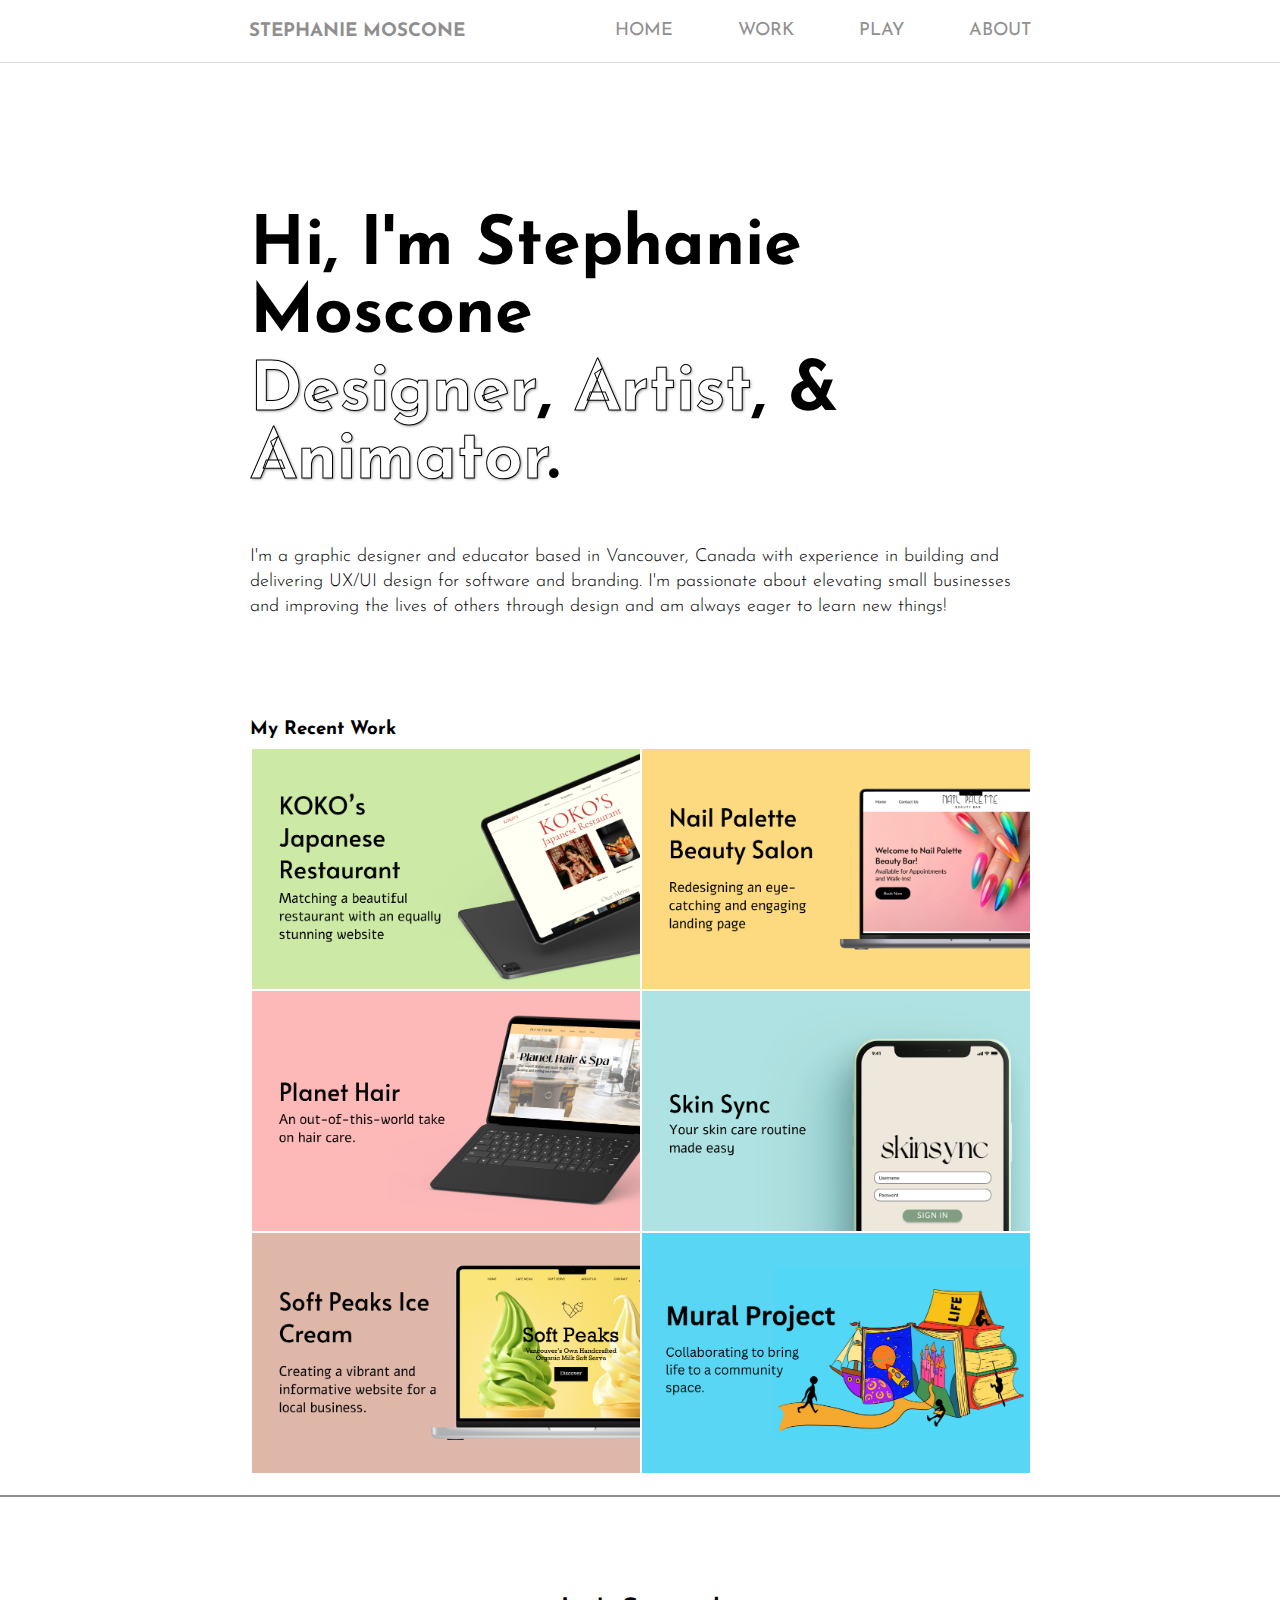
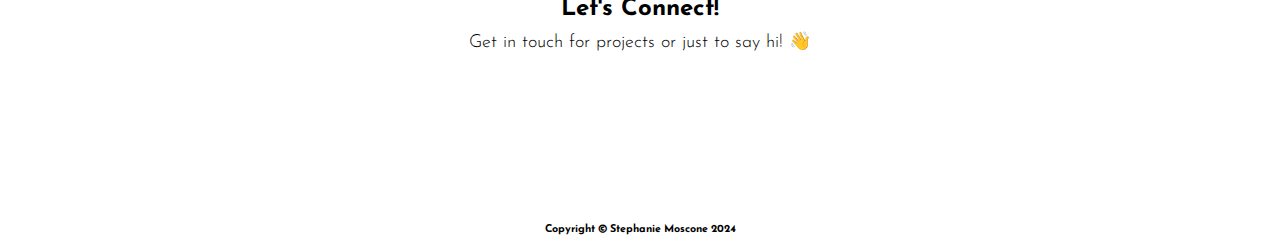
<file: index.html>
<!DOCTYPE html>
<html lang="en">
<head>
    <meta charset="UTF-8">
    <meta name="viewport" content="width=device-width, initial-scale=1.0">
    <link rel="stylesheet" href="style.css">
    <title>Stephanie Moscone</title>
    <link rel="preconnect" href="https://fonts.googleapis.com">
    <link rel="stylesheet" href="https://cdnjs.cloudflare.com/ajax/libs/font-awesome/6.5.2/css/all.min.css" integrity="sha512-SnH5WK+bZxgPHs44uWIX+LLJAJ9/2PkPKZ5QiAj6Ta86w+fsb2TkcmfRyVX3pBnMFcV7oQPJkl9QevSCWr3W6A==" crossorigin="anonymous" referrerpolicy="no-referrer" />
    <link rel="preconnect" href="https://fonts.gstatic.com" crossorigin>
    <link href="https://fonts.googleapis.com/css2?family=Josefin+Sans:ital,wght@0,100..700;1,100..700&display=swap" rel="stylesheet">
</head>
<body>

    <!-- trigger rebuild -->
        <header>
            <div class="logo">
                <a href="index.html"><h3>STEPHANIE MOSCONE</h3></a>
            </div>
            <nav>
                <ul>
                    <li><a href="index.html">HOME</a></li>
                    <li><a href="#">WORK</a>
                        <ul class="submenu">
                            <li><a href="koko.html">Koko's Restaurant</a></li>
                        <li><a href="nails.html">Nail Palette</a></li>
                        <li><a href="hair.html">Planet Hair</a></li>
                        <li><a href="skin.html">Skin Sync</a></li>
                        <li><a href="peaks.html">Soft Peaks</a></li>
                        <li><a href="mural.html">Mural Project</a></li>
                        </ul>
                    </li>
                    <li><a href="#">PLAY</a>
                        <ul class="submenu">
                            <li><a href="art.html">Art</a></li>
                            <li><a href="anim.html">Animation</a></li>
                            <li><a href="pets.html">Pets</a></li>
                        </ul>
                    </li>
                    <li><a href="about.html">ABOUT</a></li>
                </ul>
            </nav>
        </header>
    <main>
        <section class="intro">
            <div class="introduction">
                <h1>Hi, I'm Stephanie Moscone</h1>
                <h1><span class="highlight">Designer</span>, <span class="highlight">Artist</span>, &amp; <span class="highlight">Animator</span>.</h1>
            </div>
            <div class="intro-p">
                <p>I'm a graphic designer and educator based in Vancouver, Canada with experience in building and delivering UX/UI design for software and branding. I'm passionate about elevating small businesses and improving the lives of others through design and am always eager to learn new things!</p>
            </div>
        </section>

        <section class="mywork">
            <h3>My Recent Work</h3>
            <div class="container">
                <a href="koko.html"><img src="images/kokos.png" alt="kokos"></a>
                <a href="nails.html"><img src="images/nailpalette.png" alt="nails"></a>
                <a href="hair.html"><img src="images/planet-hair.png" alt="hair"></a>
                <a href="skin.html"><img src="images/skinsync.png" alt="skin"></a>
                <a href="peaks.html"><img src="images/peaksbanner-6.png" alt="skin"></a>
                <a href="mural.html"><img src="images/muralbanner.png" alt="mural"></a>
            </div>
        </section>
    </main>

    <hr>

    <footer class="connect">
        <div class="connect-prompt">
            <h2>Let's Connect!</h2>
            <p>Get in touch for projects or just to say hi! 👋</p>
        </div>
        <div class="socials">
            <a href="https://www.linkedin.com/in/stephanie-moscone-9b7a03170/"><i class="fa-brands fa-linkedin"></i></a>
            <a href="https://www.instagram.com/_littlemanicpixie_/"><i class="fa-brands fa-square-instagram"></i></a>
            <a href="mailto:mosconestephanie@gmail.com"><i class="fa-solid fa-envelope"></i></a>
        </div>
        <div class="copyright">
            <h6>Copyright © Stephanie Moscone 2024</h6>
        </div>
    </footer>
</body>

<script>
</script>
</html>
</file>
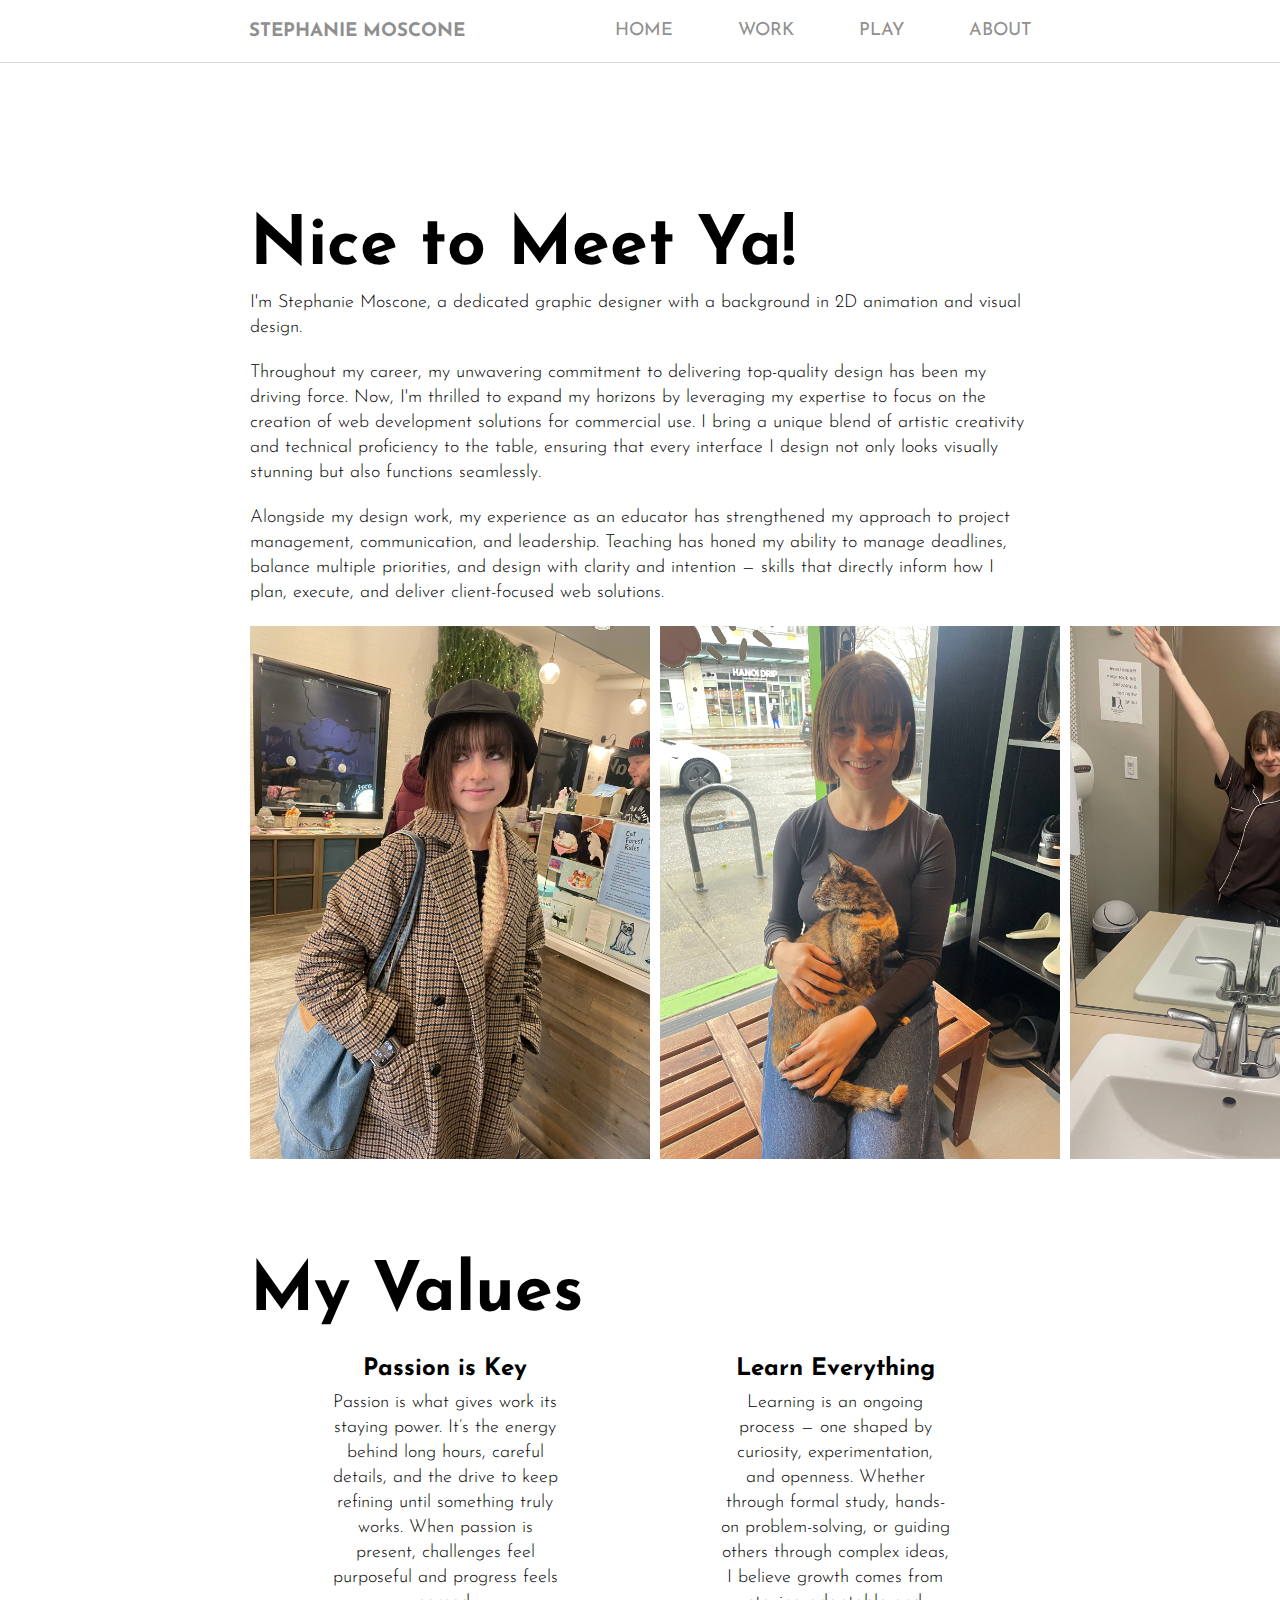
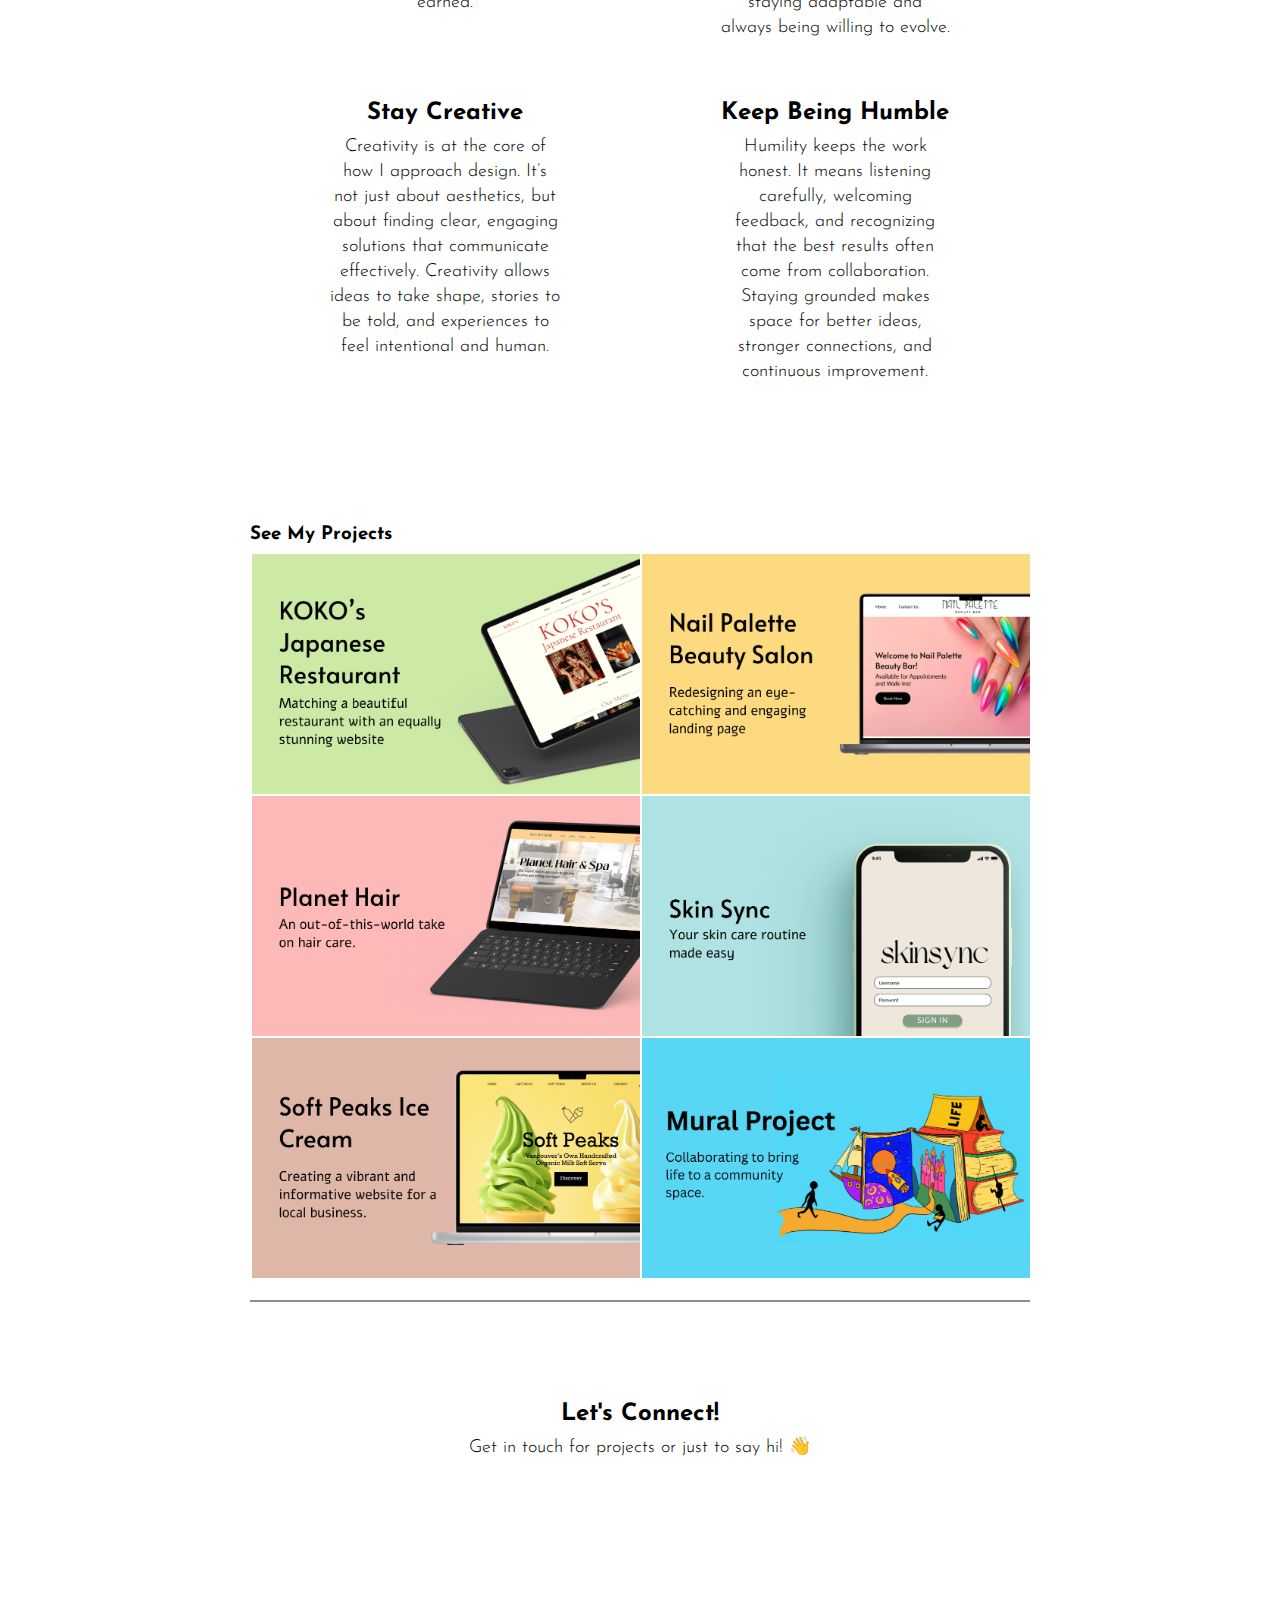
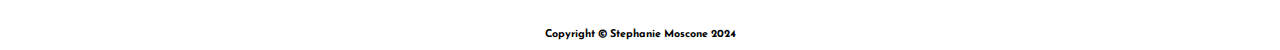
<file: about.html>
<!DOCTYPE html>
<html lang="en">
<head>
    <meta charset="UTF-8">
    <meta name="viewport" content="width=device-width, initial-scale=1.0">
    <link rel="stylesheet" href="style.css">
    <title>About Me</title>
    <link rel="preconnect" href="https://fonts.googleapis.com">
    <link rel="stylesheet" href="https://cdnjs.cloudflare.com/ajax/libs/font-awesome/6.5.2/css/all.min.css" integrity="sha512-SnH5WK+bZxgPHs44uWIX+LLJAJ9/2PkPKZ5QiAj6Ta86w+fsb2TkcmfRyVX3pBnMFcV7oQPJkl9QevSCWr3W6A==" crossorigin="anonymous" referrerpolicy="no-referrer" />
    <link rel="preconnect" href="https://fonts.gstatic.com" crossorigin>
    <link href="https://fonts.googleapis.com/css2?family=Josefin+Sans:ital,wght@0,100..700;1,100..700&display=swap" rel="stylesheet">
</head>
<body>
    <header>
        <div class="logo">
            <a href="index.html"><h3>STEPHANIE MOSCONE</h3></a>
        </div>
        <nav>
            <ul>
                <li><a href="index.html">HOME</a></li>
                <li><a href="#">WORK</a>
                    <ul class="submenu">
                        <li><a href="koko.html">Koko's Restaurant</a></li>
                    <li><a href="nails.html">Nail Palette</a></li>
                    <li><a href="hair.html">Planet Hair</a></li>
                    <li><a href="skin.html">Skin Sync</a></li>
                    <li><a href="peaks.html">Soft Peaks</a></li>
                    <li><a href="mural.html">Mural Project</a></li>
                    </ul>
                </li>
                <li><a href="#">PLAY</a>
                    <ul class="submenu">
                        <li><a href="art.html">Art</a></li>
                        <li><a href="anim.html">Animation</a></li>
                        <li><a href="pets.html">Pets</a></li>
                    </ul>
                </li>
                <li><a href="about.html">ABOUT</a></li>
            </ul>
        </nav>
    </header>

    <main>
        <section class="about">
            <div class="aboutme">
                <h1>Nice to Meet Ya!</h1>
            </div>
            <div class="about-desc">
                <p>I'm Stephanie Moscone, a dedicated graphic designer with a background in 2D animation and visual design. </p>
                <p>Throughout my career, my unwavering commitment to delivering top-quality design has been my driving force. Now, I'm thrilled to expand my horizons by leveraging my expertise to focus on the creation of web development solutions for commercial use. I bring a unique blend of artistic creativity and technical proficiency to the table, ensuring that every interface I design not only looks visually stunning but also functions seamlessly.</p>
                <p>Alongside my design work, my experience as an educator has strengthened my approach to project management, communication, and leadership. Teaching has honed my ability to manage deadlines, balance multiple priorities, and design with clarity and intention — skills that directly inform how I plan, execute, and deliver client-focused web solutions.</p>
            </div>
            <div class="headshots">
                <img src="images/headshot4.jpg" alt="1">
                <img src="images/headshot5.jpg" alt="2">
                <img src="images/headshot6.jpg" alt="3">
            </div>
        </section>

    
        <section class="values">
            <div class="subheading">
                <h1>My Values</h1>
            </div>
            <div class="services">
                <div class="serv_list">
                    <i class="fa-solid fa-shield-heart" style="color: #e00000;"></i>
                    <h2>Passion is Key</h2>
                    <p>Passion is what gives work its staying power. It’s the energy behind long hours, careful details, and the drive to keep refining until something truly works. When passion is present, challenges feel purposeful and progress feels earned.</p>
                </div>
                <div class="serv_list">
                    <i class="fa-solid fa-book" style="color: #ffcd1a;"></i>
                    <h2>Learn Everything</h2>
                    <p>Learning is an ongoing process — one shaped by curiosity, experimentation, and openness. Whether through formal study, hands-on problem-solving, or guiding others through complex ideas, I believe growth comes from staying adaptable and always being willing to evolve. </p>
                </div>
                <div class="serv_list">
                    <i class="fa-solid fa-palette" style="color: #2ad950;"></i>
                    <h2>Stay Creative</h2>
                    <p>Creativity is at the core of how I approach design. It’s not just about aesthetics, but about finding clear, engaging solutions that communicate effectively. Creativity allows ideas to take shape, stories to be told, and experiences to feel intentional and human.</p>
                </div>
                <div class="serv_list">
                    <i class="fa-solid fa-dove" style="color: #a3d7ff;"></i>
                    <h2>Keep Being Humble</h2>
                    <p>Humility keeps the work honest. It means listening carefully, welcoming feedback, and recognizing that the best results often come from collaboration. Staying grounded makes space for better ideas, stronger connections, and continuous improvement.</p>
                </div>
            </div>

            <section class="mywork">
                <h3>See My Projects</h3>
                <div class="container">
                    <a href="koko.html"><img src="images/kokos.png" alt="kokos"></a>
                    <a href="nails.html"><img src="images/nailpalette.png" alt="nails"></a>
                    <a href="hair.html"><img src="images/planet-hair.png" alt="hair"></a>
                    <a href="skin.html"><img src="images/skinsync.png" alt="skin"></a>
                    <a href="peaks.html"><img src="images/peaksbanner-6.png" alt="skin"></a>
                    <a href="mural.html"><img src="images/muralbanner.png" alt="skin"></a>
                </div>
            </section>
        </section>

        <hr>

        <footer class="connect">
            <div class="connect-prompt">
                <h2>Let's Connect!</h2>
                <p>Get in touch for projects or just to say hi! 👋</p>
            </div>
            <div class="socials">
                <a href="https://www.linkedin.com/in/stephanie-moscone-9b7a03170/"><i class="fa-brands fa-linkedin"></i></a>
                <a href="https://www.instagram.com/_littlemanicpixie_/"><i class="fa-brands fa-square-instagram"></i></a>
                <a href="mailto:mosconestephanie@gmail.com"><i class="fa-solid fa-envelope"></i></a>
            </div>
            <div class="copyright">
                <h6>Copyright © Stephanie Moscone 2024</h6>
            </div>
        </footer>

    </main>
</body>
</html>
</file>
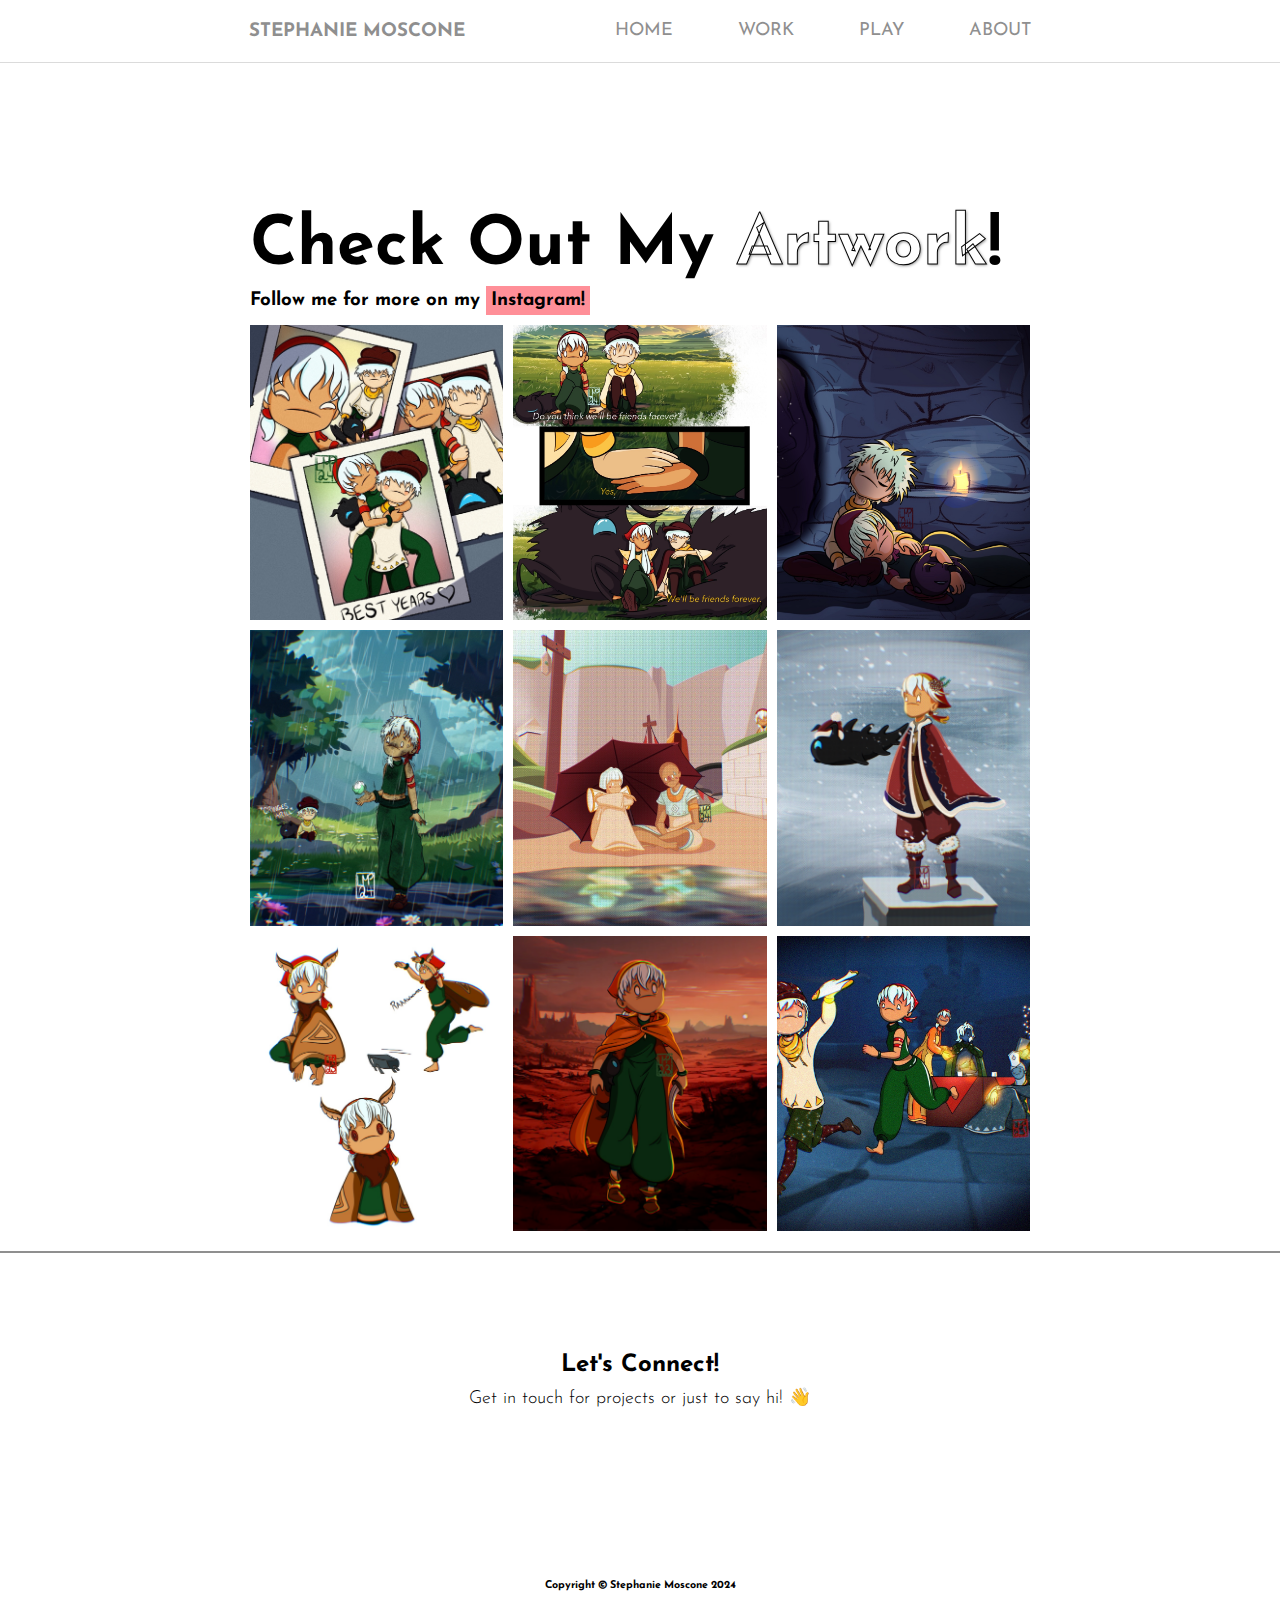
<file: art.html>
<!DOCTYPE html>
<html lang="en">
<head>
    <meta charset="UTF-8">
    <meta name="viewport" content="width=device-width, initial-scale=1.0">
    <link rel="stylesheet" href="style.css">
    <title>Artwork</title>
    <link rel="preconnect" href="https://fonts.googleapis.com">
    <link rel="stylesheet" href="https://cdnjs.cloudflare.com/ajax/libs/font-awesome/6.5.2/css/all.min.css" integrity="sha512-SnH5WK+bZxgPHs44uWIX+LLJAJ9/2PkPKZ5QiAj6Ta86w+fsb2TkcmfRyVX3pBnMFcV7oQPJkl9QevSCWr3W6A==" crossorigin="anonymous" referrerpolicy="no-referrer" />
    <link rel="preconnect" href="https://fonts.gstatic.com" crossorigin>
    <link href="https://fonts.googleapis.com/css2?family=Josefin+Sans:ital,wght@0,100..700;1,100..700&display=swap" rel="stylesheet">
</head>
<body>
    <header>
        <div class="logo">
            <a href="index.html"><h3>STEPHANIE MOSCONE</h3></a>
        </div>
        <nav>
            <ul>
                <li><a href="index.html">HOME</a></li>
                <li><a href="#">WORK</a>
                    <ul class="submenu">
                        <li><a href="koko.html">Koko's Restaurant</a></li>
                    <li><a href="nails.html">Nail Palette</a></li>
                    <li><a href="hair.html">Planet Hair</a></li>
                    <li><a href="skin.html">Skin Sync</a></li>
                    <li><a href="peaks.html">Soft Peaks</a></li>
                    <li><a href="mural.html">Mural Project</a></li>
                    </ul>
                </li>
                <li><a href="#">PLAY</a>
                    <ul class="submenu">
                        <li><a href="art.html">Art</a></li>
                        <li><a href="anim.html">Animation</a></li>
                        <li><a href="pets.html">Pets</a></li>
                    </ul>
                </li>
                <li><a href="about.html">ABOUT</a></li>
            </ul>
        </nav>
    </header>

    <main>
        <section>
            <div class="introduction">
                <h1>Check Out My <span class="highlight">Artwork</span>!</h1>
                <h3>Follow me for more on my <a href="https://www.instagram.com/_littlemanicpixie_/">Instagram!</a></h3>
                <div class="art-gallery">
                    <img src="skycotl/Untitled_Artwork 32.jpg" width="320" height="320" alt="skyart">
                    <img src="skycotl/Untitled_Artwork 33.jpg" width="320" height="320" alt="skyart">
                    <img src="skycotl//Untitled_Artwork 34.jpg" width="320" height="320" alt="skyart">
                    <img src="skycotl/Untitled_Artwork 35.jpg" width="320" height="320" alt="skyart">
                    <img src="skycotl//Untitled_Artwork 36.jpg" width="320" height="320" alt="skyart">
                    <img src="skycotl/Untitled_Artwork 37.jpg" width="320" height="320" alt="skyart">
                    <img src="skycotl/Untitled_Artwork 38.jpg" width="320" height="320" alt="skyart">
                    <img src="skycotl/Untitled_Artwork 39.jpg" width="320" height="320" alt="skyart">
                    <img src="skycotl/Untitled_Artwork 40.jpg" width="320" height="320" alt="skyart">
                </div>                
            </div>
        </section>
    </main>

        <hr>

        <footer class="connect">
            <div class="connect-prompt">
                <h2>Let's Connect!</h2>
                <p>Get in touch for projects or just to say hi! 👋</p>
            </div>
            <div class="socials">
                <a href="https://www.linkedin.com/in/stephanie-moscone-9b7a03170/"><i class="fa-brands fa-linkedin"></i></a>
                <a href="https://www.instagram.com/_littlemanicpixie_/"><i class="fa-brands fa-square-instagram"></i></a>
                <a href="mailto:mosconestephanie@gmail.com"><i class="fa-solid fa-envelope"></i></a>
            </div>
            <div class="copyright">
                <h6>Copyright © Stephanie Moscone 2024</h6>
            </div>
        </footer>
    
    </body>
    </html>
</file>
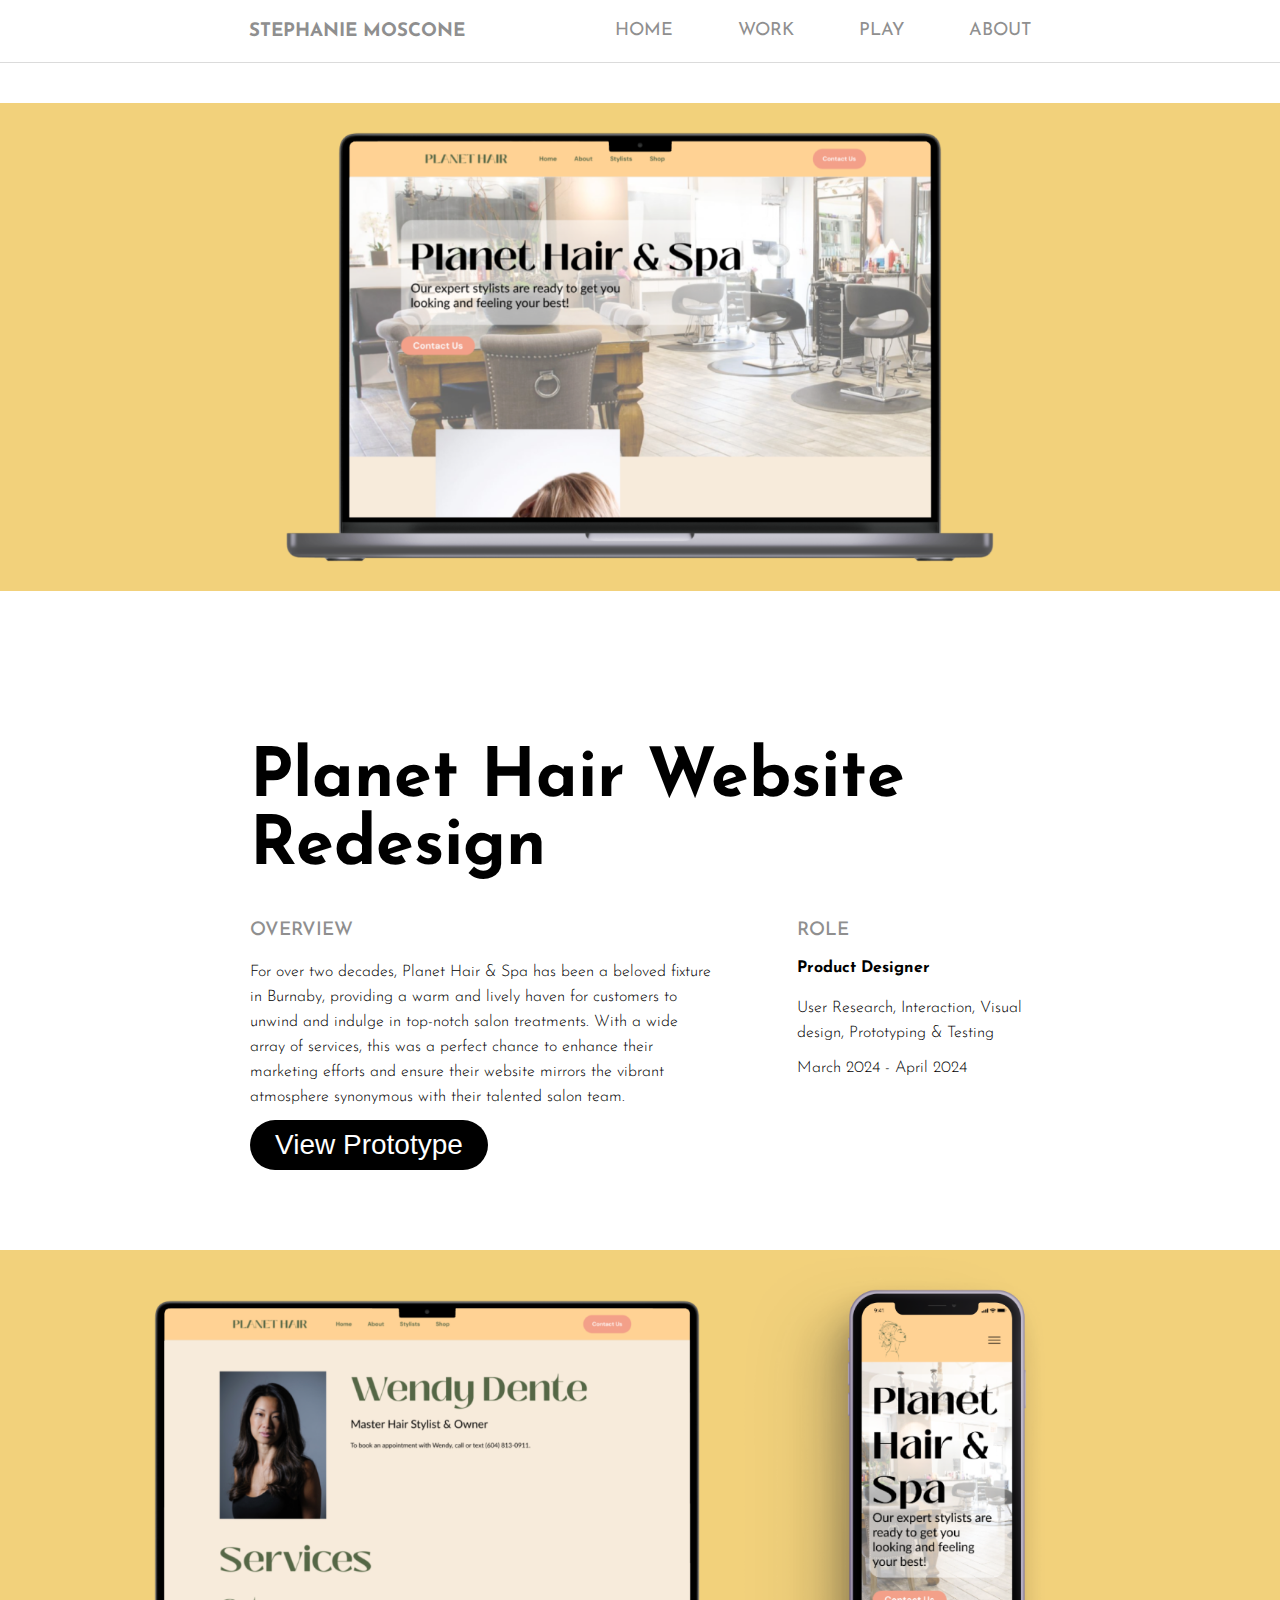
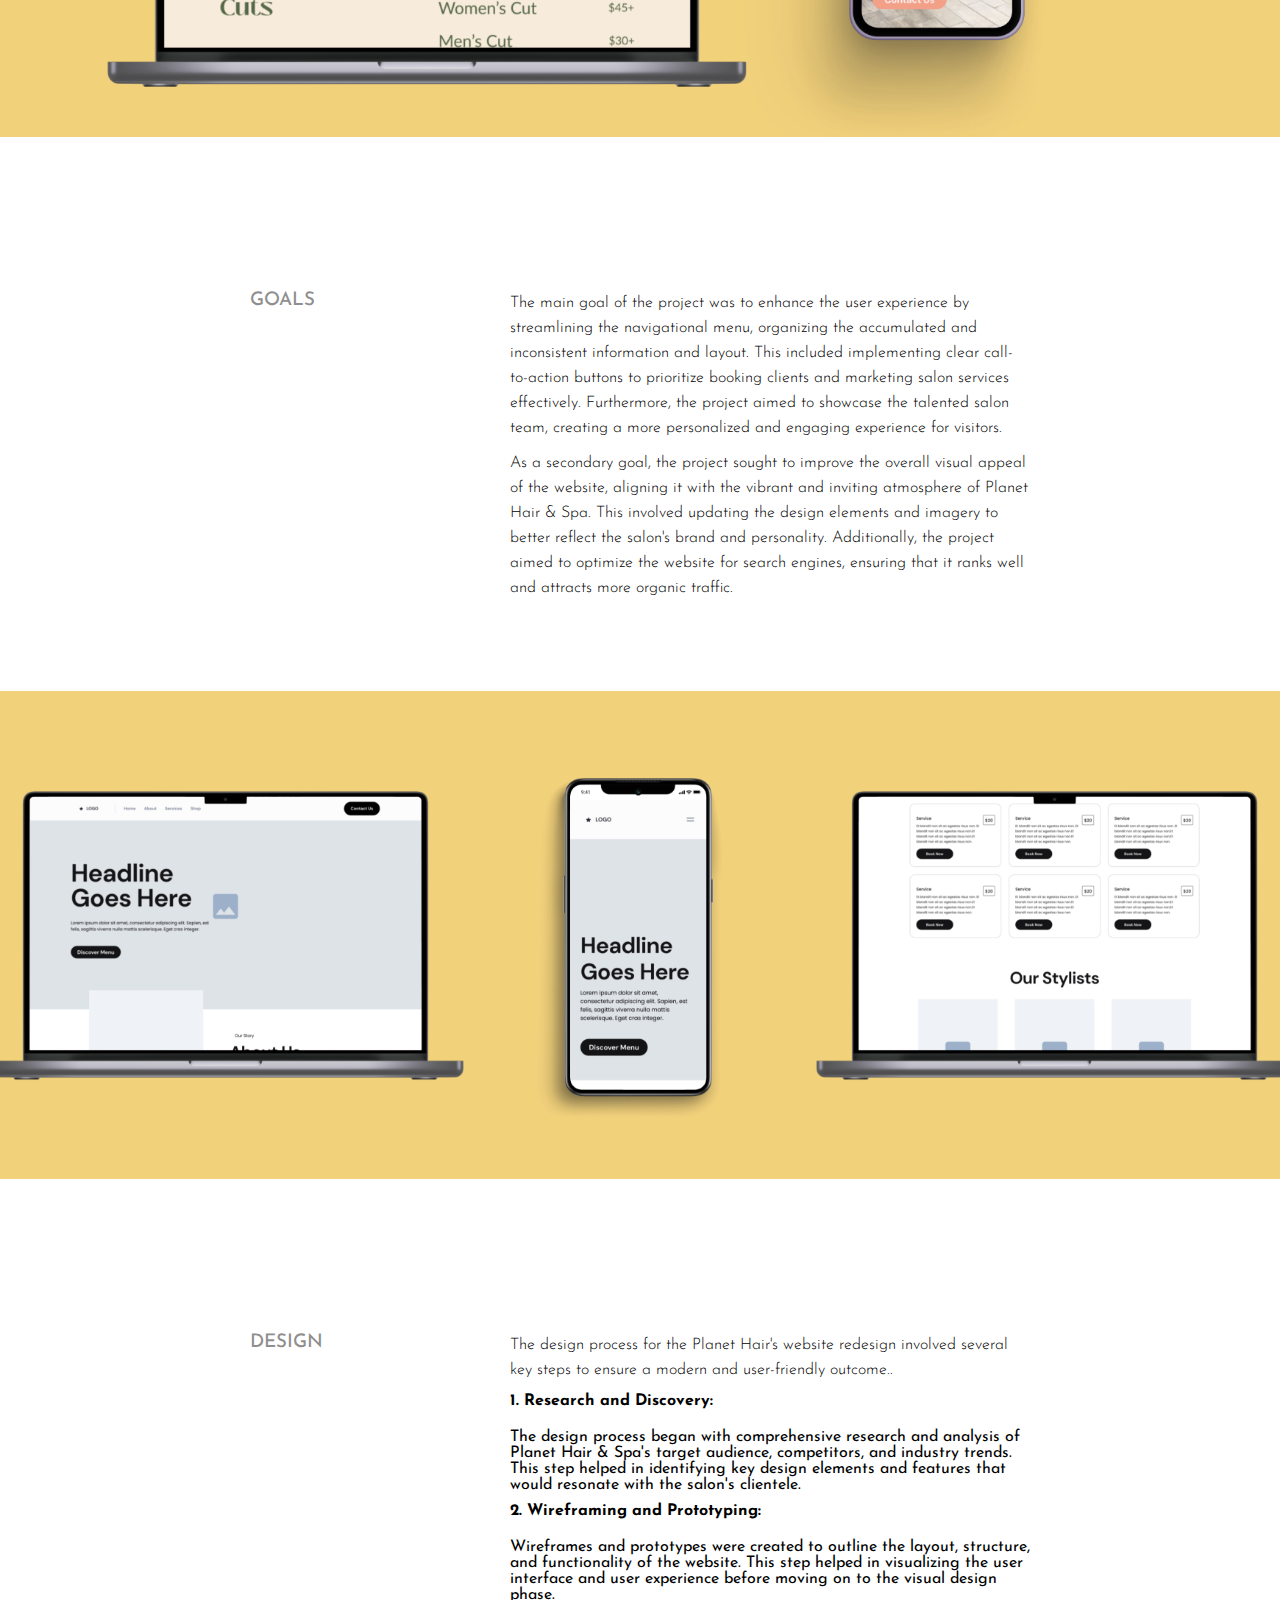
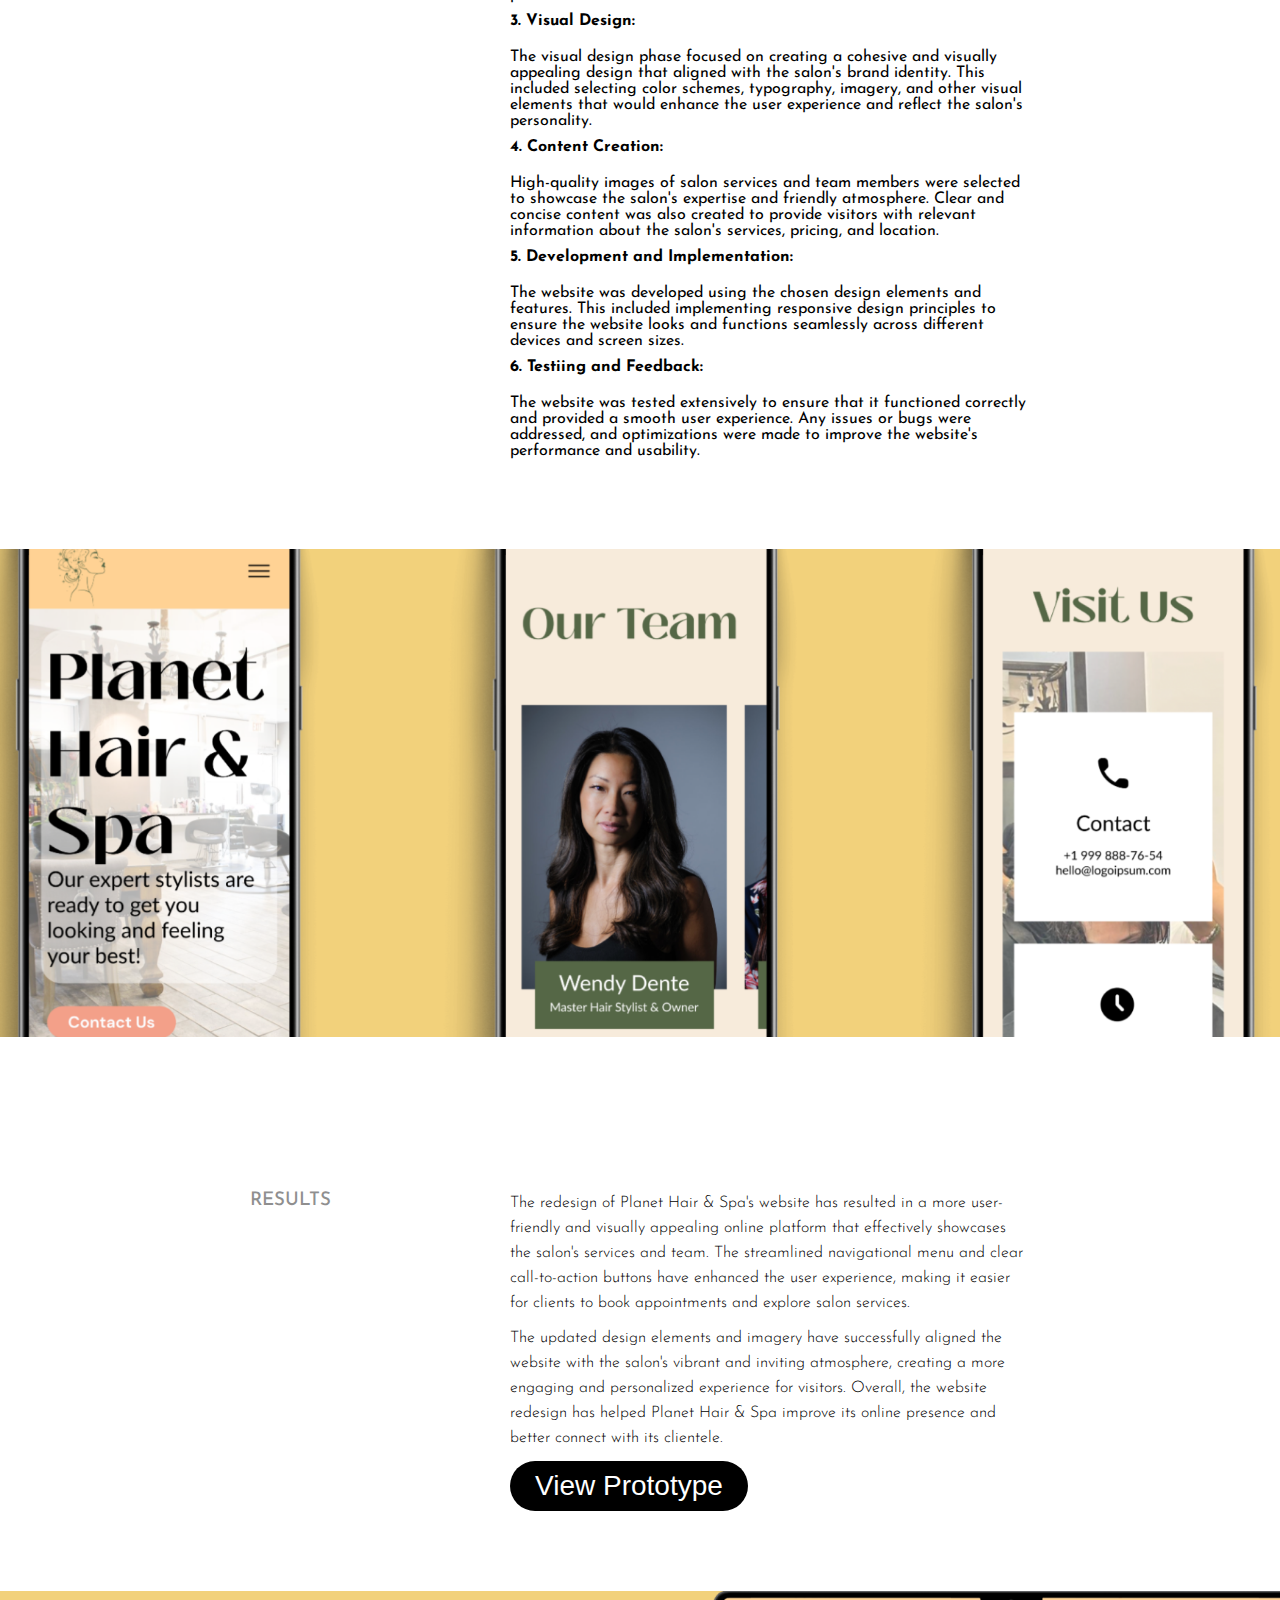
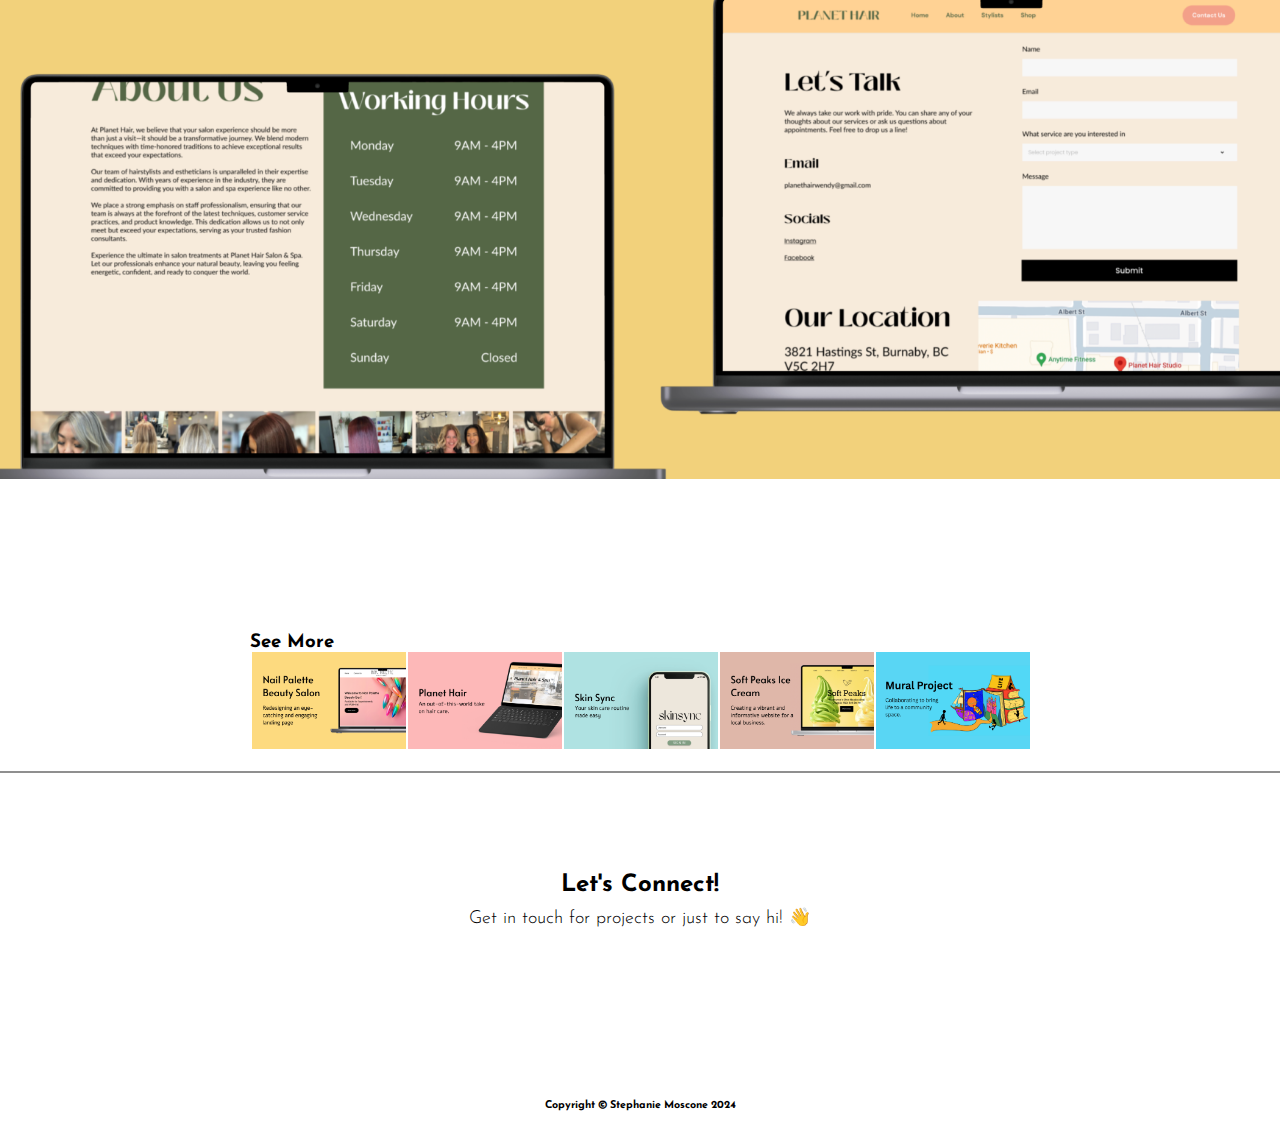
<file: hair.html>
<!DOCTYPE html>
<html lang="en">
<head>
    <meta charset="UTF-8">
    <meta name="viewport" content="width=device-width, initial-scale=1.0">
    <link rel="stylesheet" href="style.css">
    <title>Planet Hair</title>
    <link rel="preconnect" href="https://fonts.googleapis.com">
    <link rel="stylesheet" href="https://cdnjs.cloudflare.com/ajax/libs/font-awesome/6.5.2/css/all.min.css" integrity="sha512-SnH5WK+bZxgPHs44uWIX+LLJAJ9/2PkPKZ5QiAj6Ta86w+fsb2TkcmfRyVX3pBnMFcV7oQPJkl9QevSCWr3W6A==" crossorigin="anonymous" referrerpolicy="no-referrer" />
    <link rel="preconnect" href="https://fonts.gstatic.com" crossorigin>
    <link href="https://fonts.googleapis.com/css2?family=Josefin+Sans:ital,wght@0,100..700;1,100..700&display=swap" rel="stylesheet">
</head>
<body>
        <header>
            <div class="logo">
                <a href="index.html"><h3>STEPHANIE MOSCONE</h3></a>
            </div>
            <nav>
                <ul>
                    <li><a href="index.html">HOME</a></li>
                    <li><a href="#">WORK</a>
                        <ul class="submenu">
                            <li><a href="koko.html">Koko's Restaurant</a></li>
                        <li><a href="nails.html">Nail Palette</a></li>
                        <li><a href="hair.html">Planet Hair</a></li>
                        <li><a href="skin.html">Skin Sync</a></li>
                        <li><a href="peaks.html">Soft Peaks</a></li>
                        <li><a href="mural.html">Mural Project</a></li>
                        </ul>
                    </li>
                    <li><a href="#">PLAY</a>
                        <ul class="submenu">
                            <li><a href="art.html">Art</a></li>
                            <li><a href="anim.html">Animation</a></li>
                            <li><a href="pets.html">Pets</a></li>
                        </ul>
                    </li>
                    <li><a href="about.html">ABOUT</a></li>
                </ul>
            </nav>
        </header>

        <section class="banner">
            <img src="images/hairbanner.png" alt="Hair Banner">
        </section>

        <main>
            <section class="section">
                <div class="study-title">
                    <h1>Planet Hair Website Redesign</h1>
                </div>
                <div class="study-info">
                    <div class="overview">
                        <h3 class="title">OVERVIEW</h3>
                        <p>For over two decades, Planet Hair & Spa has been a beloved fixture in Burnaby, providing a warm and lively haven for customers to unwind and indulge in top-notch salon treatments. With a wide array of services, this was a perfect chance to enhance their marketing efforts and ensure their website mirrors the vibrant atmosphere synonymous with their talented salon team.</p>
                    </div>
                    <div class="overview">
                        <h3 class="title">ROLE</h3>
                        <h4 class="task">Product Designer</h4>
                        <p>User Research, Interaction, Visual design, Prototyping & Testing</p>
                        <p>March 2024 - April 2024</p>
                </div>
                <a href="https://www.figma.com/proto/OuAQgMS2is405N0XJMQHfU/Planet-Hair?type=design&node-id=16-1019&viewport=486%2C791%2C0.12&t=3qxcdhYClcv9b66v-0&scaling=scale-down&starting-point-node-id=16%3A1020&show-proto-sidebar=1" class="cta"><button>View Prototype</button></a>
                </div>
            </section>
        </main>

        <section class="banner">
            <img src="images/hairbanner2.png" alt="Hair Banner">
        </section>

        <main>
            <section class="section">
                <div class="goals-info">
                    <div class="overview">
                        <h3 class="title">GOALS</h3>
                    </div>
                    <div class="overview">
                        <p>The main goal of the project was to enhance the user experience by streamlining the navigational menu, organizing the accumulated and inconsistent information and layout. This included implementing clear call-to-action buttons to prioritize booking clients and marketing salon services effectively. Furthermore, the project aimed to showcase the talented salon team, creating a more personalized and engaging experience for visitors.</p>
                        <p>As a secondary goal, the project sought to improve the overall visual appeal of the website, aligning it with the vibrant and inviting atmosphere of Planet Hair & Spa. This involved updating the design elements and imagery to better reflect the salon's brand and personality. Additionally, the project aimed to optimize the website for search engines, ensuring that it ranks well and attracts more organic traffic.</p>
                    </div>
            </section>
        </main>

        <section class="banner">
            <img src="images/hairbanner3.png" alt="Hair Banner">
        </section>

        <main>
            <section class="section">
                <div class="goals-info">
                    <div class="overview">
                        <h3 class="title">DESIGN</h3>
                    </div>
                    <div class="overview">
                        <p>The design process for the Planet Hair's website redesign involved several key steps to ensure a modern and user-friendly outcome..</p>
                        <p><span><h4>1. Research and Discovery:</h4></span> The design process began with comprehensive research and analysis of Planet Hair & Spa's target audience, competitors, and industry trends. This step helped in identifying key design elements and features that would resonate with the salon's clientele.</p>
                        <p><span><h4>2. Wireframing and Prototyping:</h4></span> Wireframes and prototypes were created to outline the layout, structure, and functionality of the website. This step helped in visualizing the user interface and user experience before moving on to the visual design phase.</p>
                        <p><span><h4>3. Visual Design:</h4></span> The visual design phase focused on creating a cohesive and visually appealing design that aligned with the salon's brand identity. This included selecting color schemes, typography, imagery, and other visual elements that would enhance the user experience and reflect the salon's personality.</p>
                        <p><span><h4>4. Content Creation:</h4></span> High-quality images of salon services and team members were selected to showcase the salon's expertise and friendly atmosphere. Clear and concise content was also created to provide visitors with relevant information about the salon's services, pricing, and location.</p>
                        <p><span><h4>5. Development and Implementation:</h4></span> The website was developed using the chosen design elements and features. This included implementing responsive design principles to ensure the website looks and functions seamlessly across different devices and screen sizes.</p>
                        <p><span><h4>6. Testiing and Feedback:</h4></span>The website was tested extensively to ensure that it functioned correctly and provided a smooth user experience. Any issues or bugs were addressed, and optimizations were made to improve the website's performance and usability.</p>
                    </div>
            </section>
        </main>

        <section class="banner">
            <img src="images/hairbanner4.png" alt="Hair Banner">
        </section>

        <main>
            <section class="section">
                <div class="goals-info">
                    <div class="overview">
                        <h3 class="title">RESULTS</h3>
                    </div>
                    <div class="overview">
                        <p>The redesign of Planet Hair & Spa's website has resulted in a more user-friendly and visually appealing online platform that effectively showcases the salon's services and team. The streamlined navigational menu and clear call-to-action buttons have enhanced the user experience, making it easier for clients to book appointments and explore salon services.</p>
                        <p>The updated design elements and imagery have successfully aligned the website with the salon's vibrant and inviting atmosphere, creating a more engaging and personalized experience for visitors. Overall, the website redesign has helped Planet Hair & Spa improve its online presence and better connect with its clientele.</p>
                        <a href="https://www.figma.com/proto/OuAQgMS2is405N0XJMQHfU/Planet-Hair?type=design&node-id=16-1019&viewport=486%2C791%2C0.12&t=3qxcdhYClcv9b66v-0&scaling=scale-down&starting-point-node-id=16%3A1020&show-proto-sidebar=1" class="cta"><button>View Prototype</button></a>
                    </div>
            </section>
        </main>

        <section class="banner">
            <img src="images/hairbanner5.png" alt="Hair Banner">
        </section>

        <main>
            <section class="mywork2">
                <h3>See More</h3>
                <div class="container2">
                    <a href="nails.html"><img src="images/nailpalette.png" alt="nails"></a>
                    <a href="hair.html"><img src="images/planet-hair.png" alt="hair"></a>
                    <a href="skin.html"><img src="images/skinsync.png" alt="skin"></a>
                    <a href="peaks.html"><img src="images/peaksbanner-6.png" alt="peaks"></a>
                    <a href="mural.html"><img src="images/muralbanner.png" alt="mural"></a>
                </div>
            </section>
        </main>

        <hr>

        <footer class="connect">
            <div class="connect-prompt">
                <h2>Let's Connect!</h2>
                <p>Get in touch for projects or just to say hi! 👋</p>
            </div>
            <div class="socials">
                <a href="https://www.linkedin.com/in/stephanie-moscone-9b7a03170/"><i class="fa-brands fa-linkedin"></i></a>
                <a href="https://www.instagram.com/_littlemanicpixie_/"><i class="fa-brands fa-square-instagram"></i></a>
                <a href="mailto:mosconestephanie@gmail.com"><i class="fa-solid fa-envelope"></i></a>
            </div>
            <div class="copyright">
                <h6>Copyright © Stephanie Moscone 2024</h6>
            </div>
        </footer>
</body>
</html>
</file>
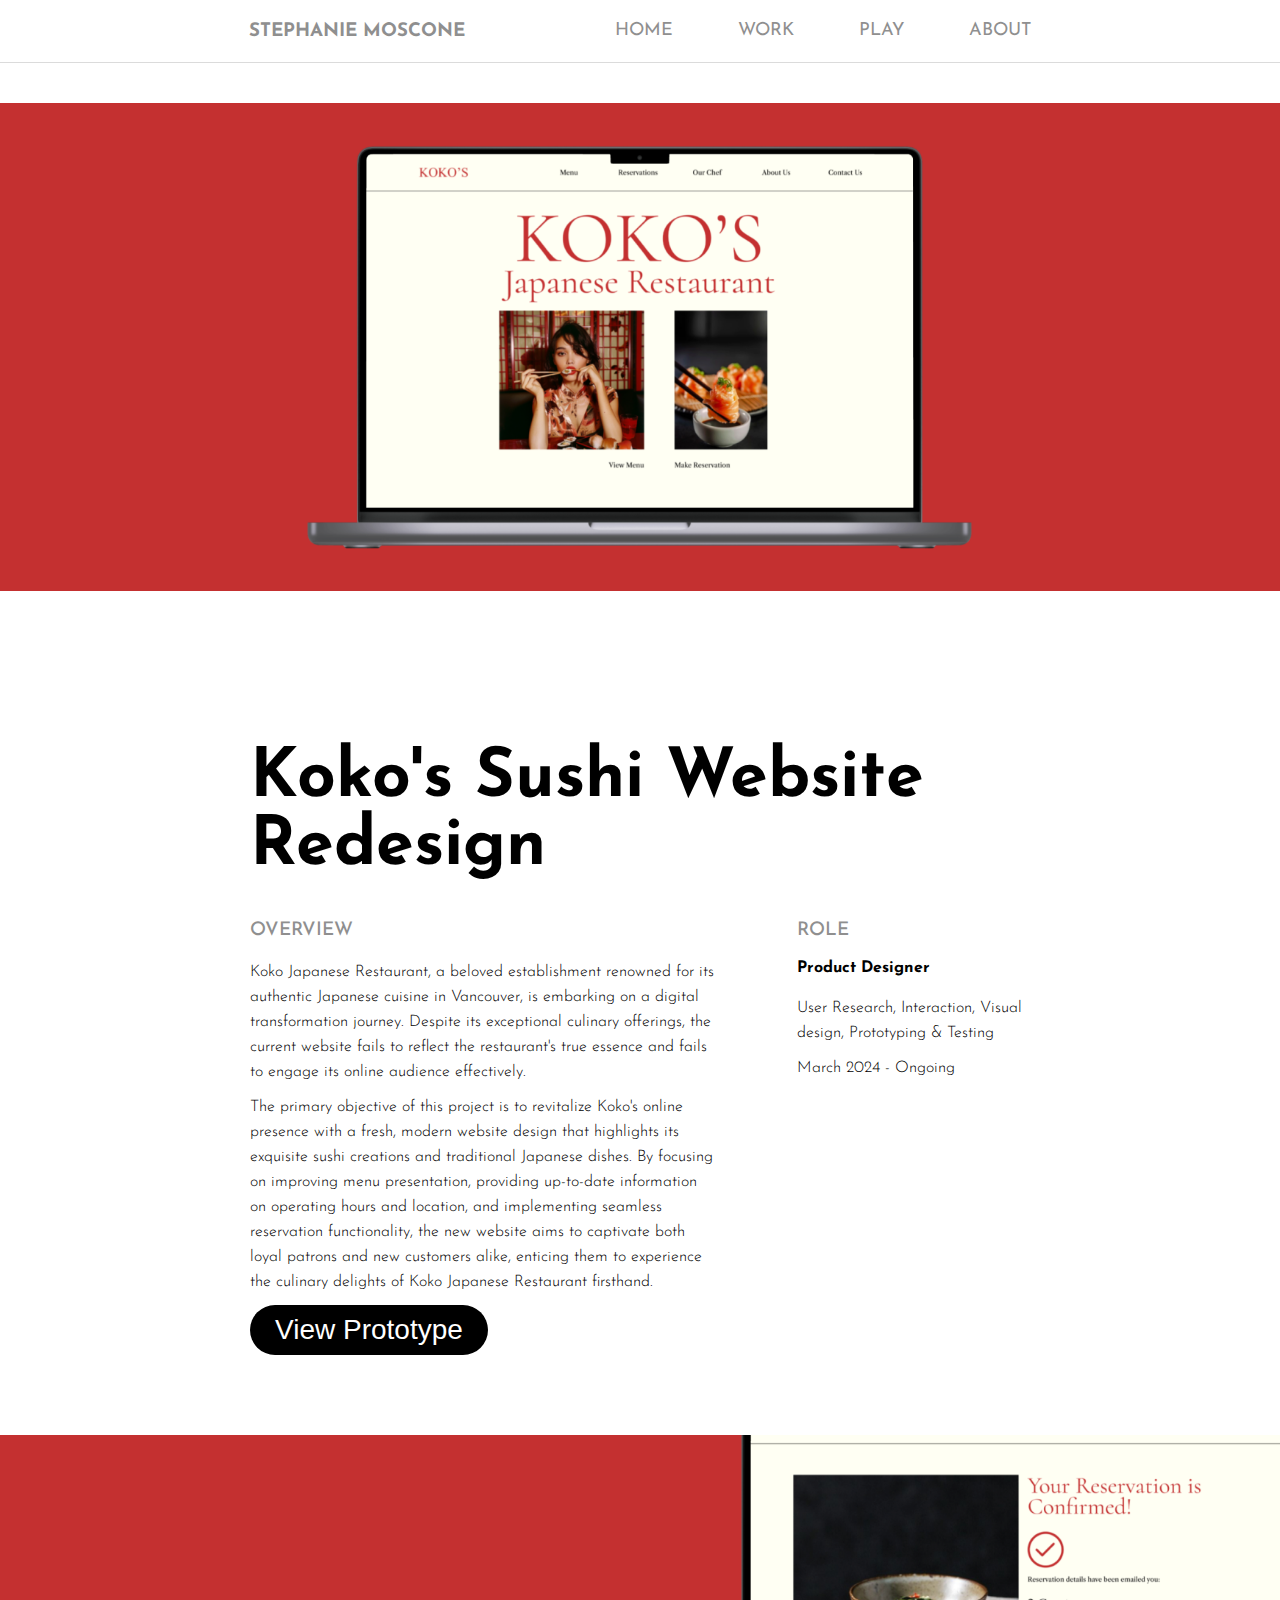
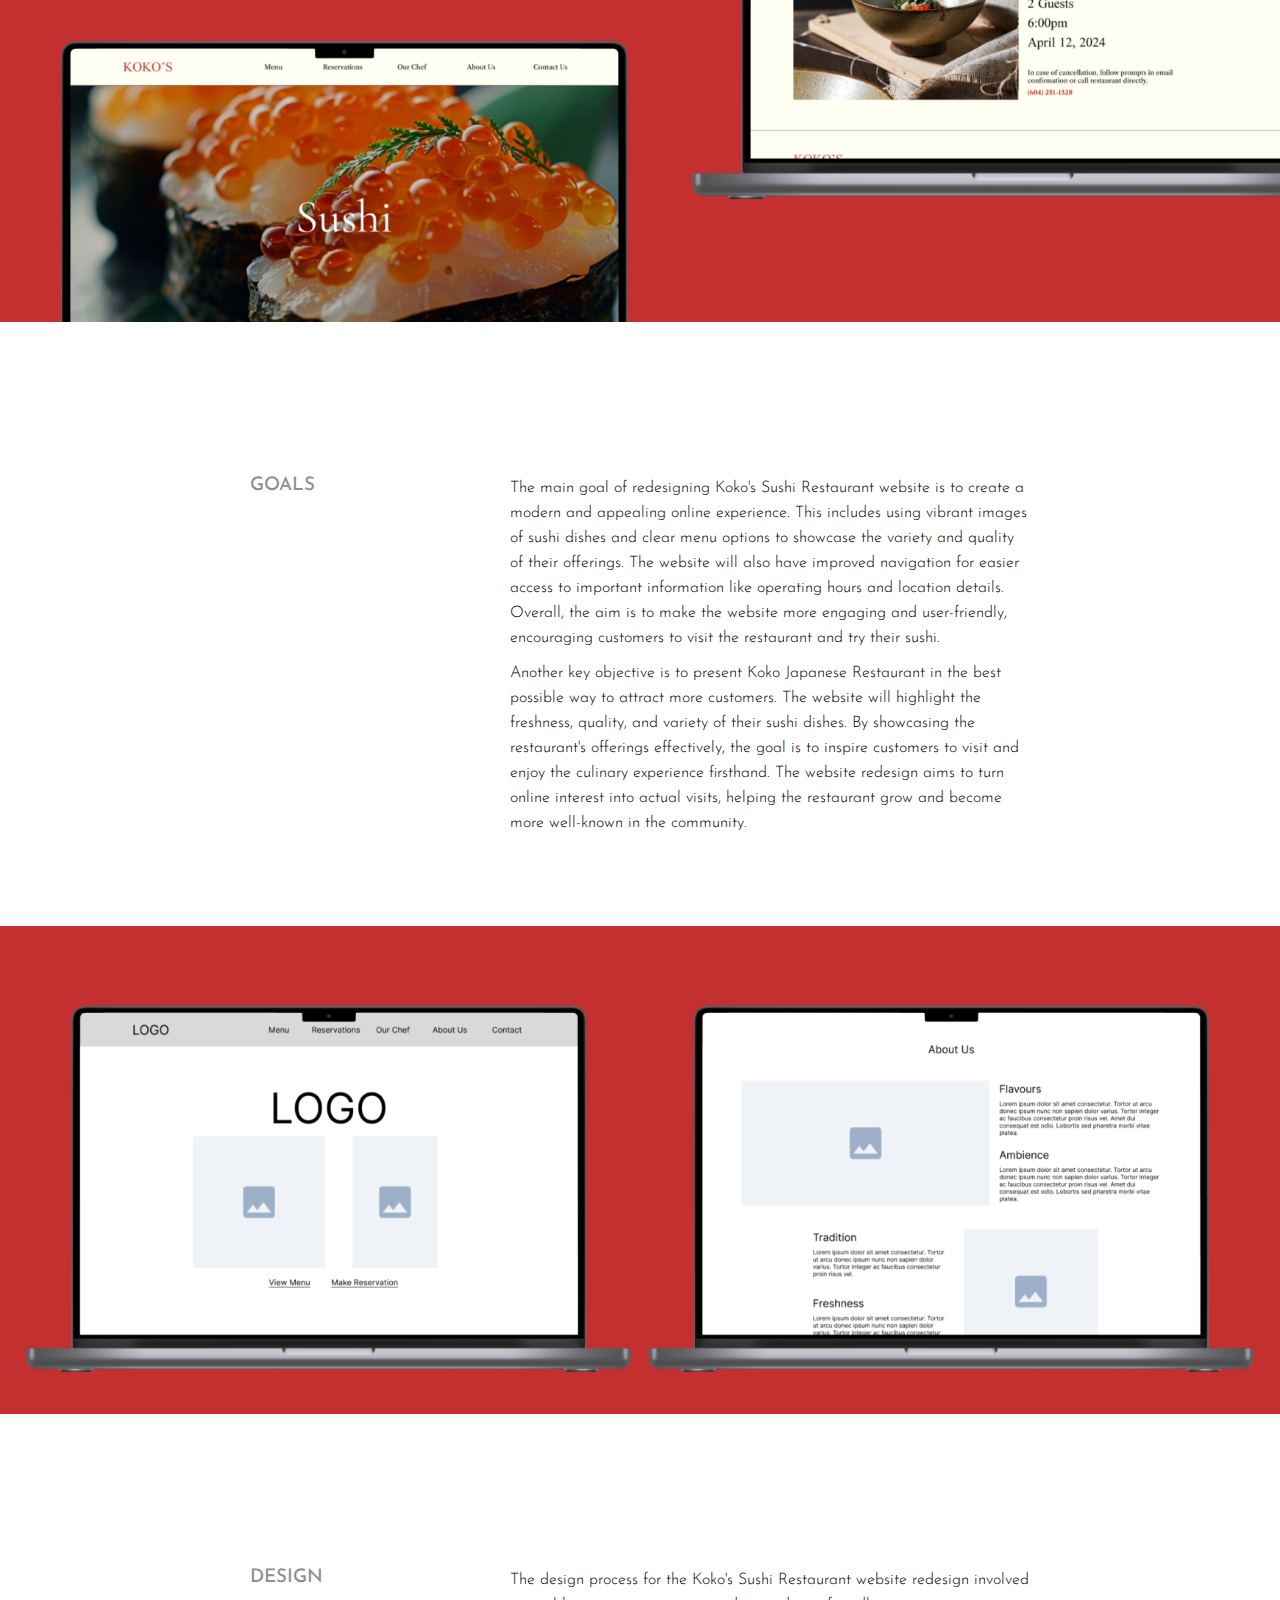
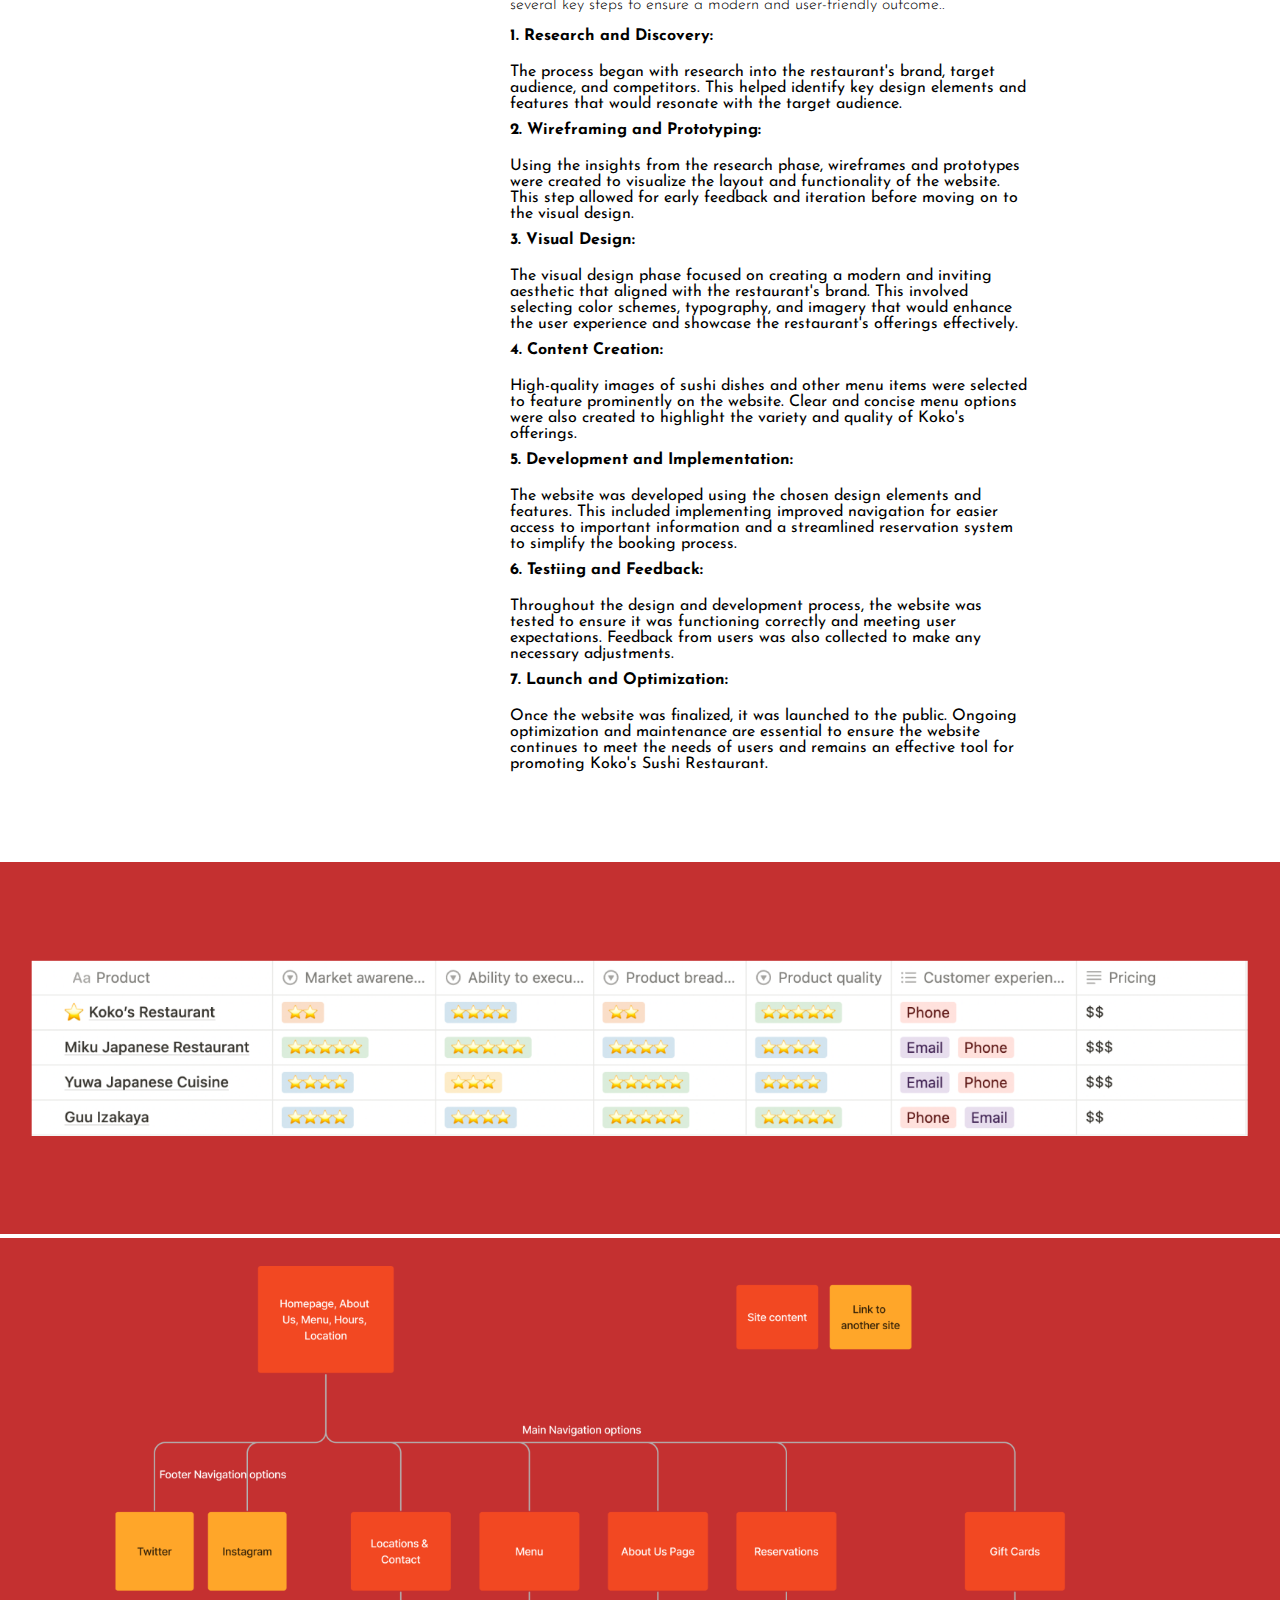
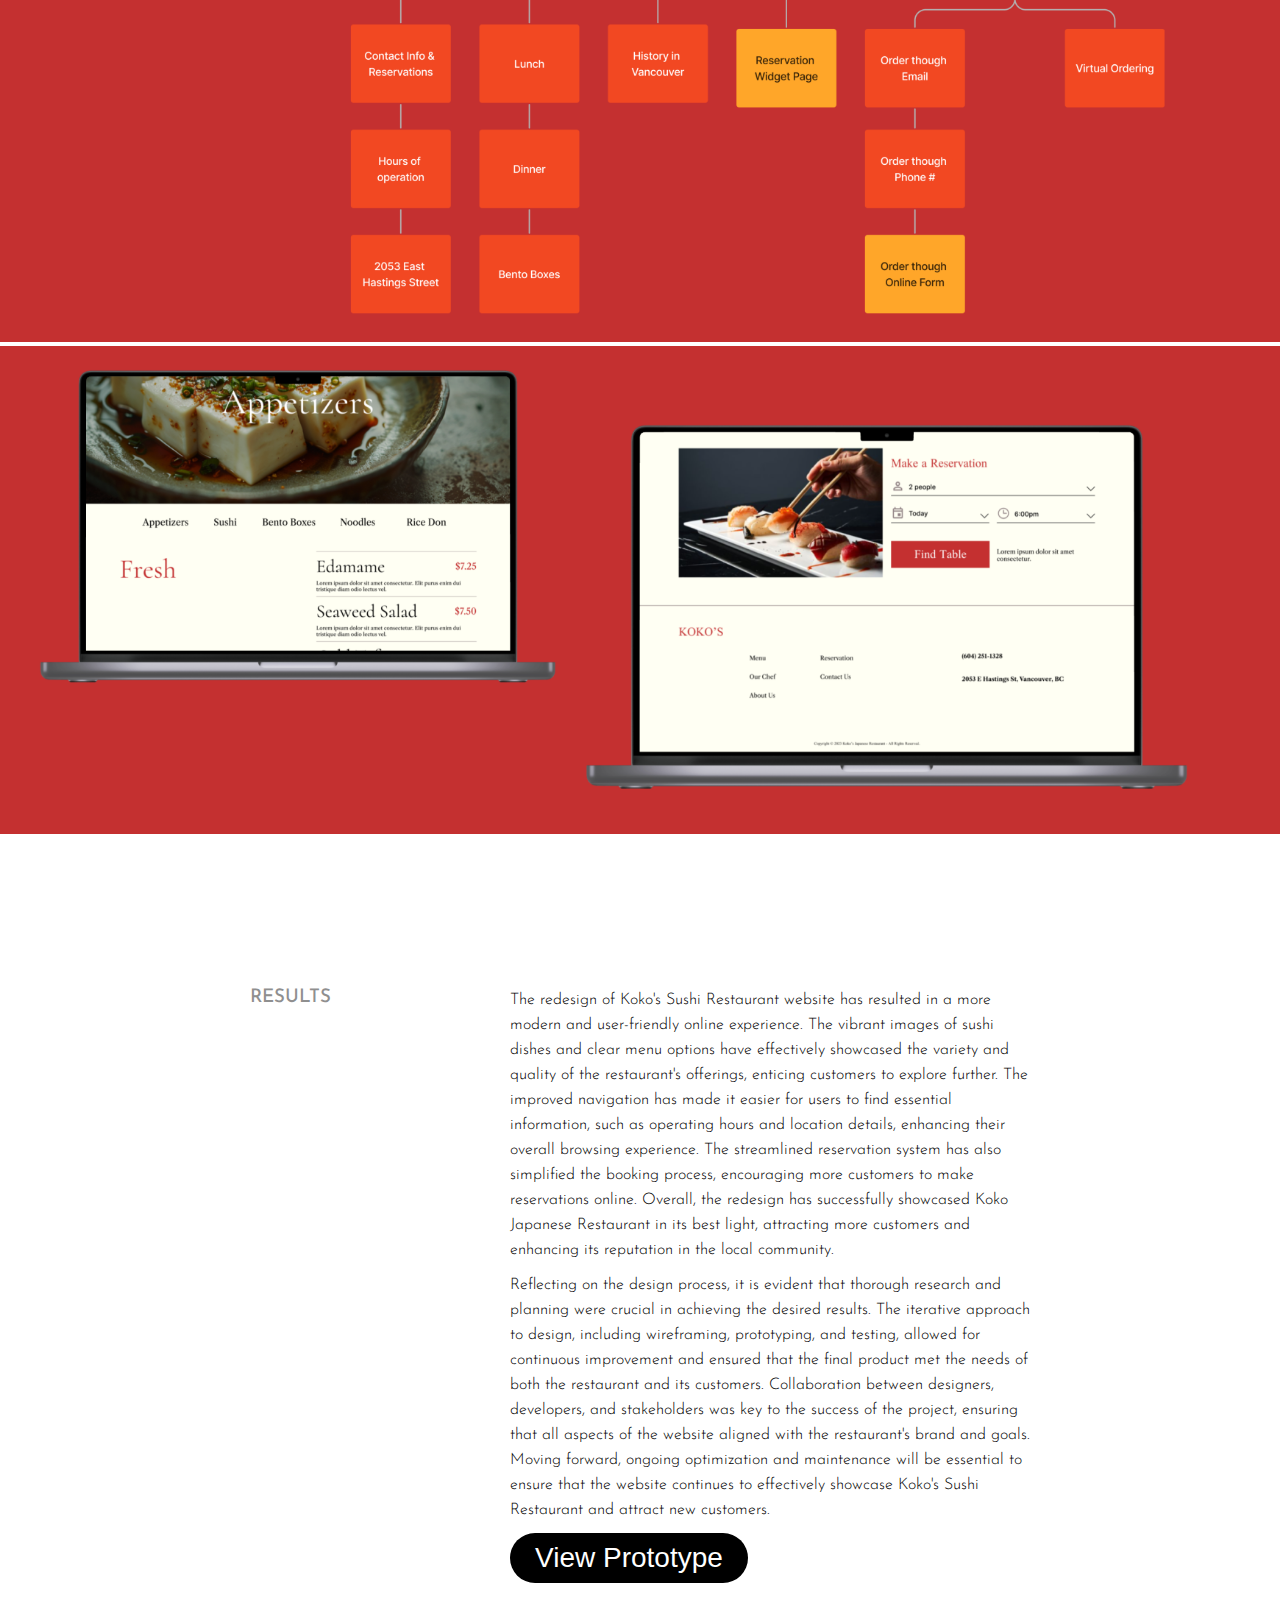
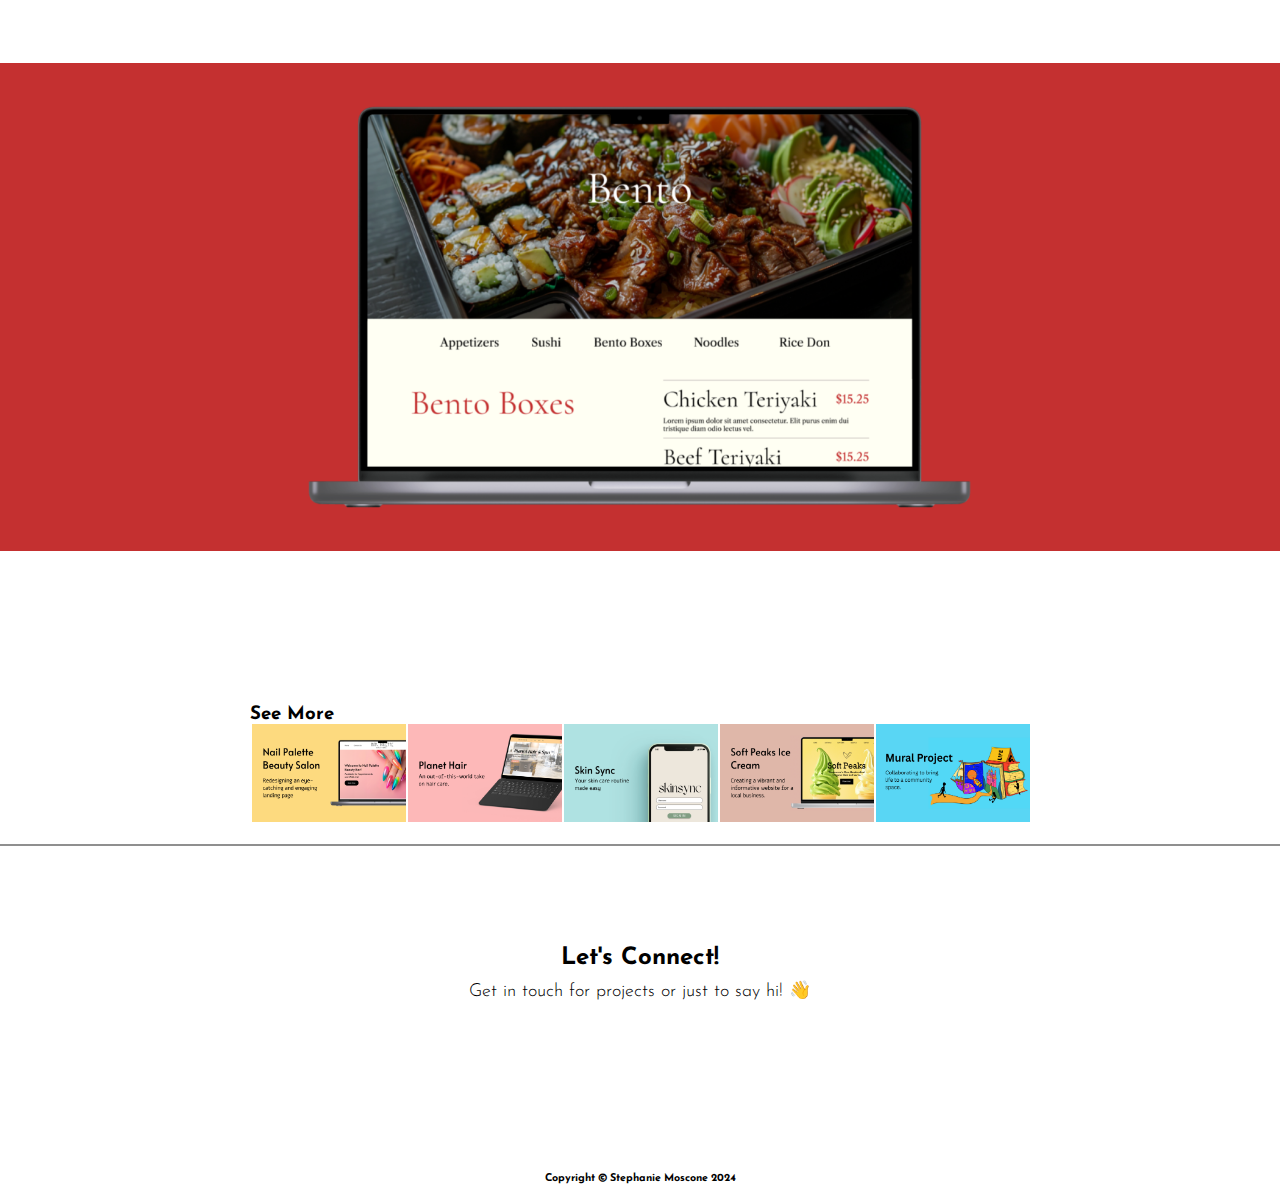
<file: koko.html>
<!DOCTYPE html>
<html lang="en">
<head>
    <meta charset="UTF-8">
    <meta name="viewport" content="width=device-width, initial-scale=1.0">
    <link rel="stylesheet" href="style.css">
    <title>Koko's Sushi</title>
    <link rel="preconnect" href="https://fonts.googleapis.com">
    <link rel="stylesheet" href="https://cdnjs.cloudflare.com/ajax/libs/font-awesome/6.5.2/css/all.min.css" integrity="sha512-SnH5WK+bZxgPHs44uWIX+LLJAJ9/2PkPKZ5QiAj6Ta86w+fsb2TkcmfRyVX3pBnMFcV7oQPJkl9QevSCWr3W6A==" crossorigin="anonymous" referrerpolicy="no-referrer" />
    <link rel="preconnect" href="https://fonts.gstatic.com" crossorigin>
    <link href="https://fonts.googleapis.com/css2?family=Josefin+Sans:ital,wght@0,100..700;1,100..700&display=swap" rel="stylesheet">
</head>
<body>
    <header>
        <div class="logo">
            <a href="index.html"><h3>STEPHANIE MOSCONE</h3></a>
        </div>
        <nav>
            <ul>
                <li><a href="index.html">HOME</a></li>
                <li><a href="#">WORK</a>
                    <ul class="submenu">
                        <li><a href="koko.html">Koko's Restaurant</a></li>
                    <li><a href="nails.html">Nail Palette</a></li>
                    <li><a href="hair.html">Planet Hair</a></li>
                    <li><a href="skin.html">Skin Sync</a></li>
                    <li><a href="peaks.html">Soft Peaks</a></li>
                    <li><a href="mural.html">Mural Project</a></li>
                    </ul>
                </li>
                <li><a href="#">PLAY</a>
                    <ul class="submenu">
                        <li><a href="art.html">Art</a></li>
                        <li><a href="anim.html">Animation</a></li>
                        <li><a href="pets.html">Pets</a></li>
                    </ul>
                </li>
                <li><a href="about.html">ABOUT</a></li>
            </ul>
        </nav>
    </header>

    <section class="banner">
        <img src="images/kokobanner.png" alt="Koko Banner">
    </section>

    <main>
        <section class="section">
            <div class="study-title">
                <h1>Koko's Sushi Website Redesign</h1>
            </div>
            <div class="study-info">
                <div class="overview">
                    <h3 class="title">OVERVIEW</h3>
                    <p>Koko Japanese Restaurant, a beloved establishment renowned for its authentic Japanese cuisine in Vancouver, is embarking on a digital transformation journey. Despite its exceptional culinary offerings, the current website fails to reflect the restaurant's true essence and fails to engage its online audience effectively.</p>
                    <p>The primary objective of this project is to revitalize Koko's online presence with a fresh, modern website design that highlights its exquisite sushi creations and traditional Japanese dishes. By focusing on improving menu presentation, providing up-to-date information on operating hours and location, and implementing seamless reservation functionality, the new website aims to captivate both loyal patrons and new customers alike, enticing them to experience the culinary delights of Koko Japanese Restaurant firsthand.</p>
                </div>
                <div class="overview">
                    <h3 class="title">ROLE</h3>
                    <h4 class="task">Product Designer</h4>
                    <p>User Research, Interaction, Visual design, Prototyping & Testing</p>
                    <p>March 2024 - Ongoing</p>
            </div>
            <a href="https://www.figma.com/proto/MDq90gcEtlbtmlnBJ4Lb7c/Koko-s?type=design&node-id=4-144&viewport=-1273%2C-427%2C0.33&t=WtE2n0aqcsgilvhN-0&scaling=scale-down&starting-point-node-id=4%3A145" class="cta"><button>View Prototype</button></a>
            </div>
        </section>
    </main>

    <section class="banner">
        <img src="images/kokobanner2.png" alt="kokobanner">
    </section>

    <main>
        <section class="section">
            <div class="goals-info">
                <div class="overview">
                    <h3 class="title">GOALS</h3>
                </div>
                <div class="overview">
                    <p>The main goal of redesigning Koko's Sushi Restaurant website is to create a modern and appealing online experience. This includes using vibrant images of sushi dishes and clear menu options to showcase the variety and quality of their offerings. The website will also have improved navigation for easier access to important information like operating hours and location details. Overall, the aim is to make the website more engaging and user-friendly, encouraging customers to visit the restaurant and try their sushi.</p>
                    <p>Another key objective is to present Koko Japanese Restaurant in the best possible way to attract more customers. The website will highlight the freshness, quality, and variety of their sushi dishes. By showcasing the restaurant's offerings effectively, the goal is to inspire customers to visit and enjoy the culinary experience firsthand. The website redesign aims to turn online interest into actual visits, helping the restaurant grow and become more well-known in the community.</p>
                </div>
        </section>
    </main>

    <section class="banner">
        <img src="images/kokobanner5.png" alt="kokobanner">
    </section>

    <main>
        <section class="section">
            <div class="goals-info">
                <div class="overview">
                    <h3 class="title">DESIGN</h3>
                </div>
                <div class="overview">
                    <p>The design process for the Koko's Sushi Restaurant website redesign involved several key steps to ensure a modern and user-friendly outcome..</p>
                    <p><span><h4>1. Research and Discovery:</h4></span> The process began with research into the restaurant's brand, target audience, and competitors. This helped identify key design elements and features that would resonate with the target audience.</p>
                    <p><span><h4>2. Wireframing and Prototyping:</h4></span> Using the insights from the research phase, wireframes and prototypes were created to visualize the layout and functionality of the website. This step allowed for early feedback and iteration before moving on to the visual design.</p>
                    <p><span><h4>3. Visual Design:</h4></span> The visual design phase focused on creating a modern and inviting aesthetic that aligned with the restaurant's brand. This involved selecting color schemes, typography, and imagery that would enhance the user experience and showcase the restaurant's offerings effectively.</p>
                    <p><span><h4>4. Content Creation:</h4></span> High-quality images of sushi dishes and other menu items were selected to feature prominently on the website. Clear and concise menu options were also created to highlight the variety and quality of Koko's offerings.</p>
                    <p><span><h4>5. Development and Implementation:</h4></span> The website was developed using the chosen design elements and features. This included implementing improved navigation for easier access to important information and a streamlined reservation system to simplify the booking process.</p>
                    <p><span><h4>6. Testiing and Feedback:</h4></span> Throughout the design and development process, the website was tested to ensure it was functioning correctly and meeting user expectations. Feedback from users was also collected to make any necessary adjustments.</p>
                    <p><span><h4>7. Launch and Optimization:</h4></span> Once the website was finalized, it was launched to the public. Ongoing optimization and maintenance are essential to ensure the website continues to meet the needs of users and remains an effective tool for promoting Koko's Sushi Restaurant.</p>
                </div>
        </section>
    </main>

    <section class="banner">
        <img src="images/companalysis.png" alt="companalysis">
        <img src="images/sitemap.png" alt="sitemap">
        <img src="images/kokobanner4.png" alt="kokobanner">
    </section>

    <main>
        <section class="section">
            <div class="goals-info">
                <div class="overview">
                    <h3 class="title">RESULTS</h3>
                </div>
                <div class="overview">
                    <p>The redesign of Koko's Sushi Restaurant website has resulted in a more modern and user-friendly online experience. The vibrant images of sushi dishes and clear menu options have effectively showcased the variety and quality of the restaurant's offerings, enticing customers to explore further. The improved navigation has made it easier for users to find essential information, such as operating hours and location details, enhancing their overall browsing experience. The streamlined reservation system has also simplified the booking process, encouraging more customers to make reservations online. Overall, the redesign has successfully showcased Koko Japanese Restaurant in its best light, attracting more customers and enhancing its reputation in the local community.</p>
                    <p>Reflecting on the design process, it is evident that thorough research and planning were crucial in achieving the desired results. The iterative approach to design, including wireframing, prototyping, and testing, allowed for continuous improvement and ensured that the final product met the needs of both the restaurant and its customers. Collaboration between designers, developers, and stakeholders was key to the success of the project, ensuring that all aspects of the website aligned with the restaurant's brand and goals. Moving forward, ongoing optimization and maintenance will be essential to ensure that the website continues to effectively showcase Koko's Sushi Restaurant and attract new customers.</p>
                    <a href="https://www.figma.com/proto/MDq90gcEtlbtmlnBJ4Lb7c/Koko-s?type=design&node-id=4-144&viewport=-1273%2C-427%2C0.33&t=WtE2n0aqcsgilvhN-0&scaling=scale-down&starting-point-node-id=4%3A145" class="cta"><button>View Prototype</button></a>
                </div>
        </section>
    </main>

    <section class="banner">
        <img src="images/kokobanner3.png" alt="kokobanner">
    </section>

    <main>
        <section class="mywork2">
            <h3>See More</h3>
            <div class="container2">
                <a href="nails.html"><img src="images/nailpalette.png" alt="nails"></a>
                <a href="hair.html"><img src="images/planet-hair.png" alt="hair"></a>
                <a href="skin.html"><img src="images/skinsync.png" alt="skin"></a>
                <a href="peaks.html"><img src="images/peaksbanner-6.png" alt="peaks"></a>
                <a href="mural.html"><img src="images/muralbanner.png" alt="mural"></a>
            </div>
        </section>
    </main>

    <hr>

    <footer class="connect">
        <div class="connect-prompt">
            <h2>Let's Connect!</h2>
            <p>Get in touch for projects or just to say hi! 👋</p>
        </div>
        <div class="socials">
            <a href="https://www.linkedin.com/in/stephanie-moscone-9b7a03170/"><i class="fa-brands fa-linkedin"></i></a>
            <a href="https://www.instagram.com/_littlemanicpixie_/"><i class="fa-brands fa-square-instagram"></i></a>
            <a href="mailto:mosconestephanie@gmail.com"><i class="fa-solid fa-envelope"></i></a>
        </div>
        <div class="copyright">
            <h6>Copyright © Stephanie Moscone 2024</h6>
        </div>
    </footer>


 </body>
</html>
</file>
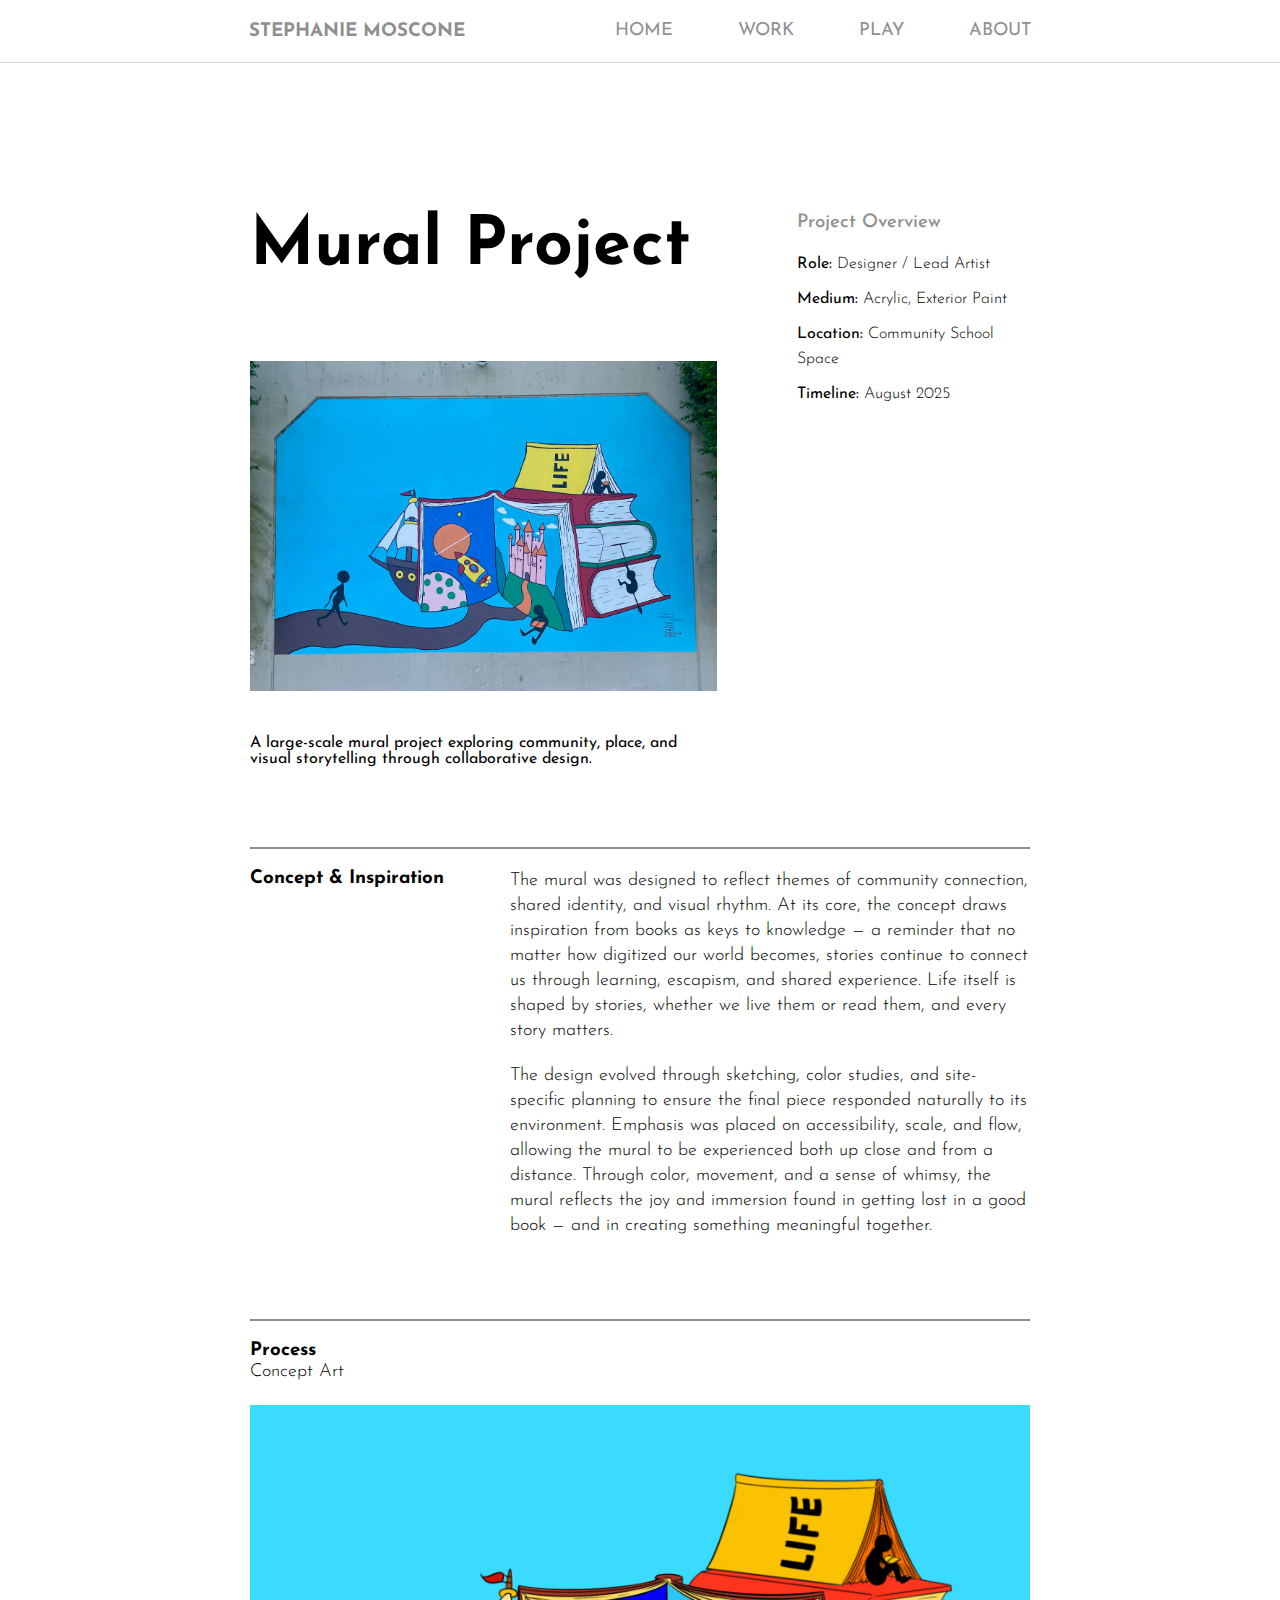
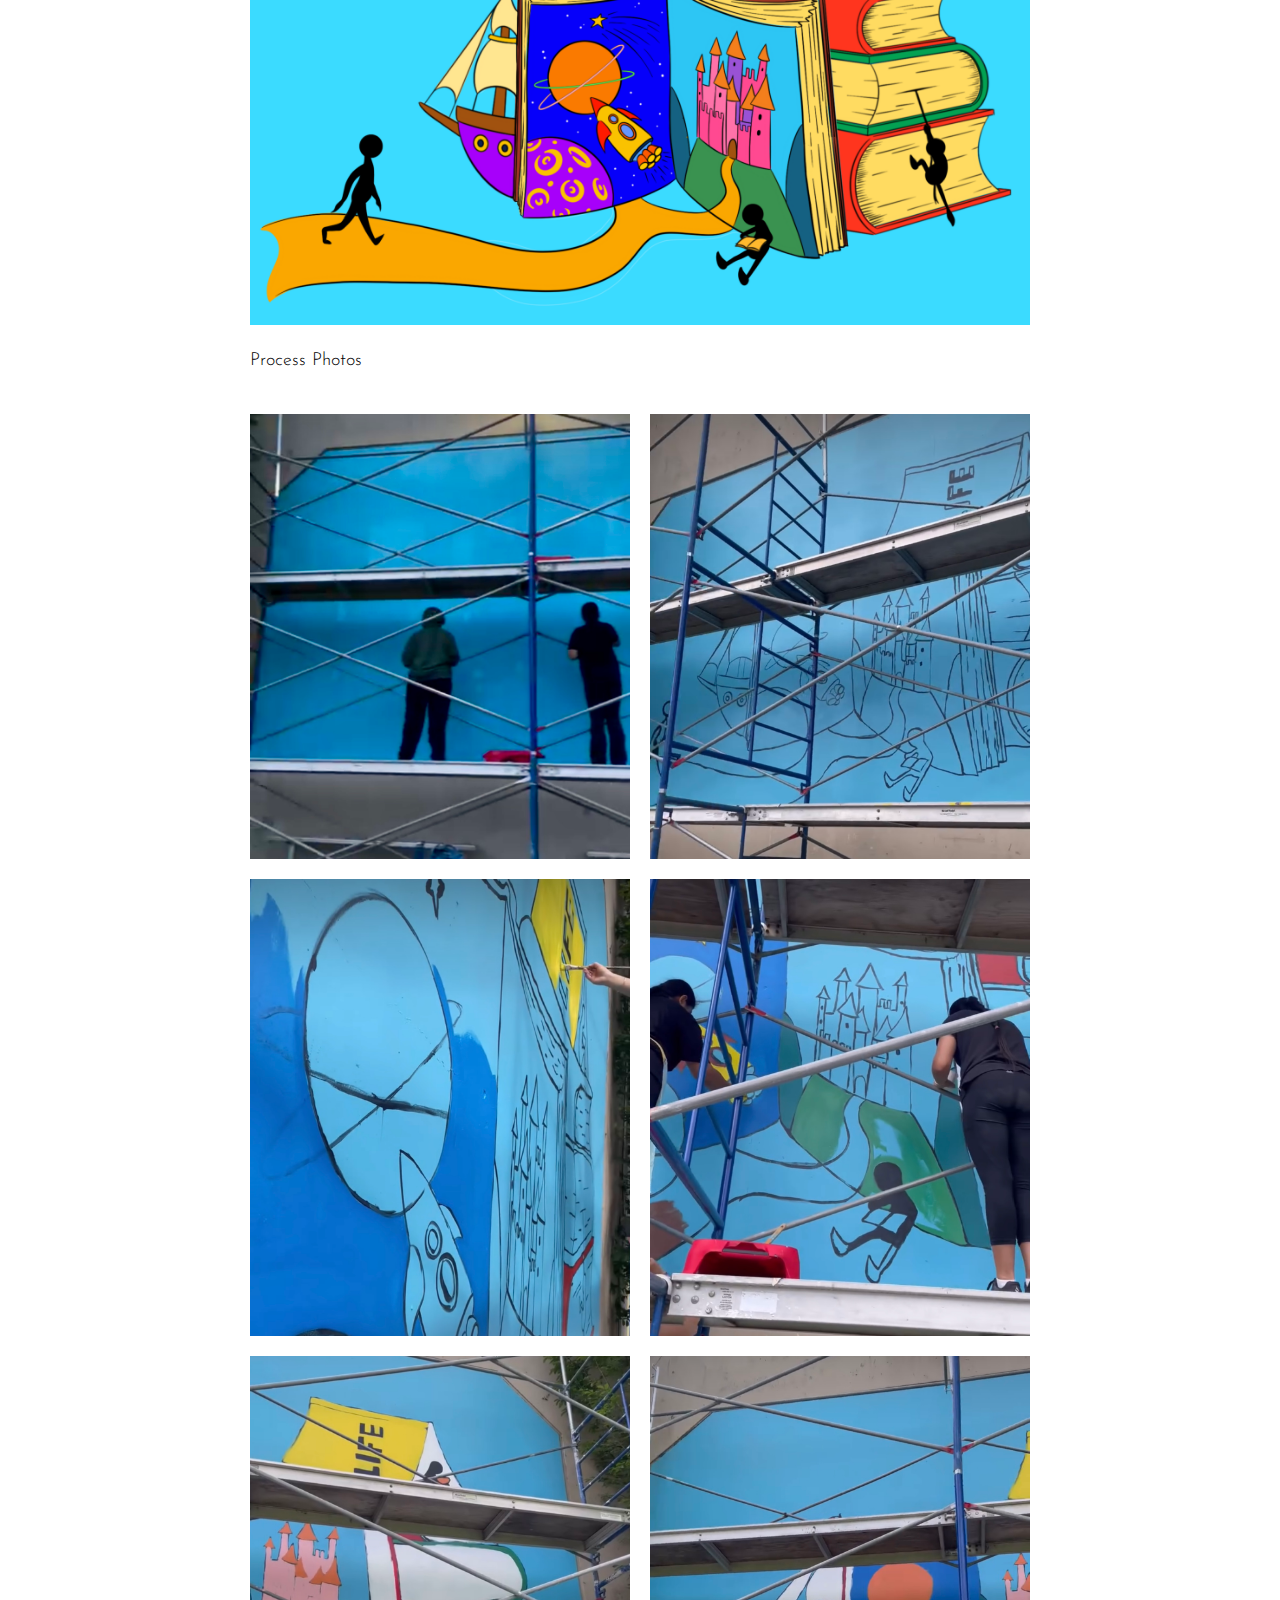
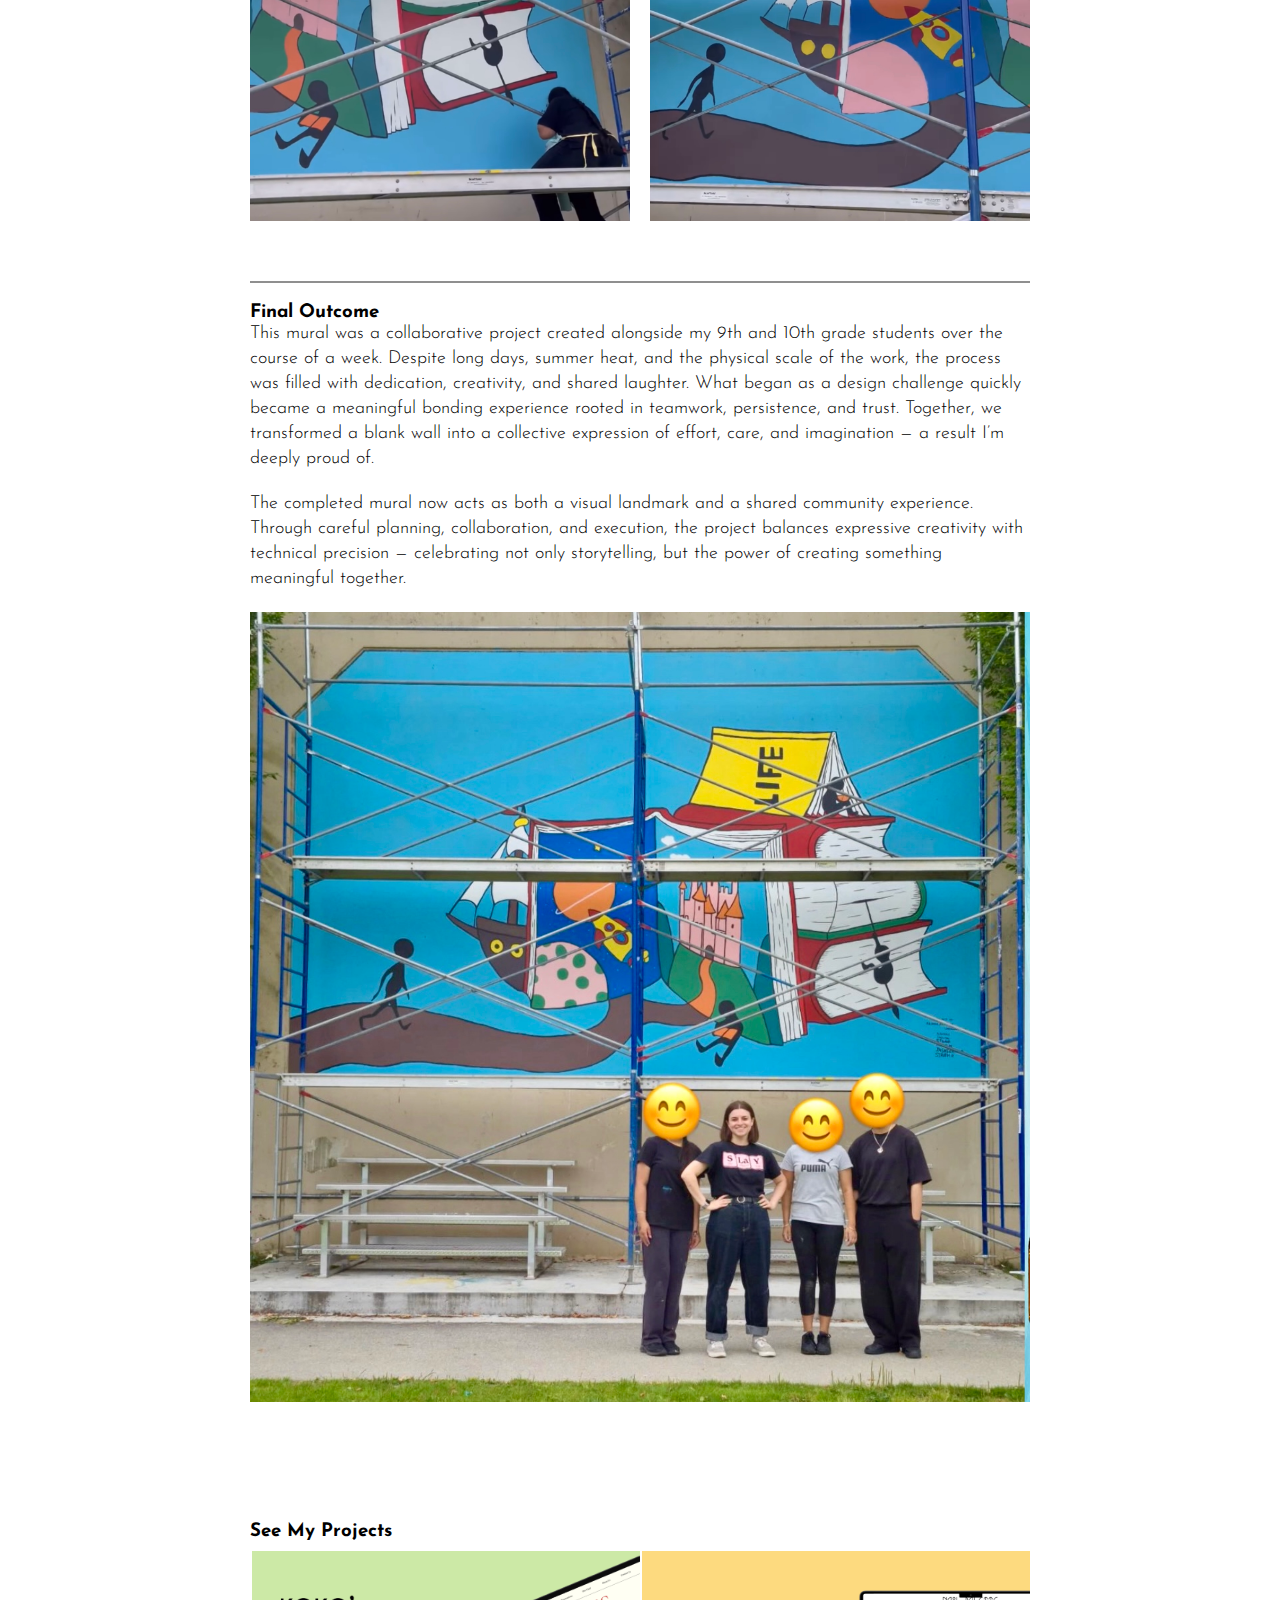
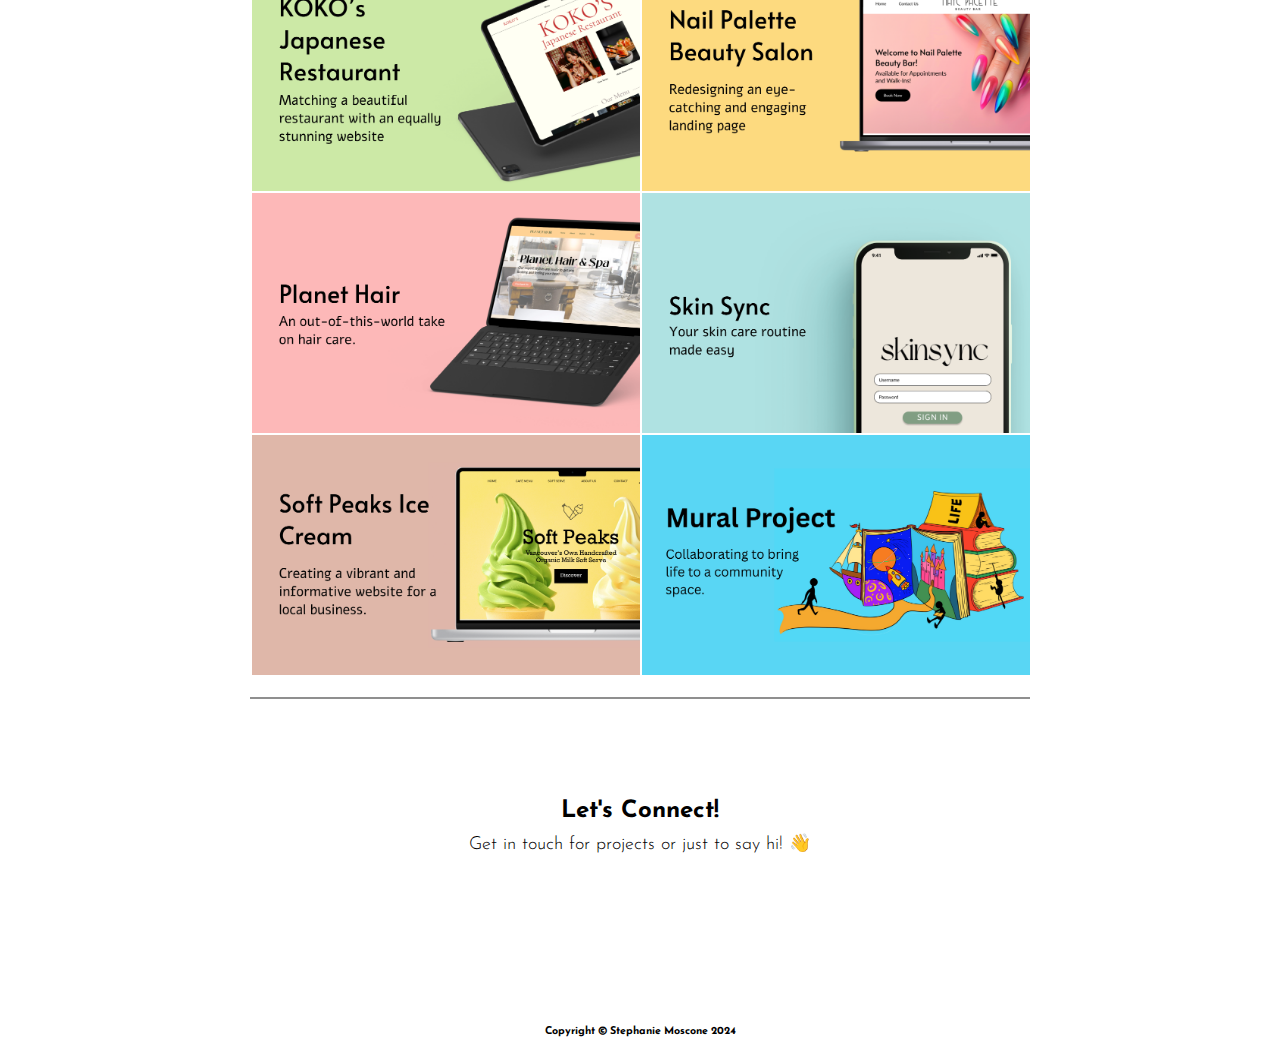
<file: mural.html>
<!DOCTYPE html>
<html lang="en">
<head>
    <meta charset="UTF-8">
    <meta name="viewport" content="width=device-width, initial-scale=1.0">
    <link rel="stylesheet" href="style.css">
    <title>About Me</title>
    <link rel="preconnect" href="https://fonts.googleapis.com">
    <link rel="stylesheet" href="https://cdnjs.cloudflare.com/ajax/libs/font-awesome/6.5.2/css/all.min.css" integrity="sha512-SnH5WK+bZxgPHs44uWIX+LLJAJ9/2PkPKZ5QiAj6Ta86w+fsb2TkcmfRyVX3pBnMFcV7oQPJkl9QevSCWr3W6A==" crossorigin="anonymous" referrerpolicy="no-referrer" />
    <link rel="preconnect" href="https://fonts.gstatic.com" crossorigin>
    <link href="https://fonts.googleapis.com/css2?family=Josefin+Sans:ital,wght@0,100..700;1,100..700&display=swap" rel="stylesheet">
</head>
<body>
    <header>
        <div class="logo">
            <a href="index.html"><h3>STEPHANIE MOSCONE</h3></a>
        </div>
        <nav>
            <ul>
                <li><a href="index.html">HOME</a></li>
                <li><a href="#">WORK</a>
                    <ul class="submenu">
                        <li><a href="koko.html">Koko's Restaurant</a></li>
                    <li><a href="nails.html">Nail Palette</a></li>
                    <li><a href="hair.html">Planet Hair</a></li>
                    <li><a href="skin.html">Skin Sync</a></li>
                    <li><a href="peaks.html">Soft Peaks</a></li>
                    <li><a href="mural.html">Mural Project</a></li>
                    </ul>
                </li>
                <li><a href="#">PLAY</a>
                    <ul class="submenu">
                        <li><a href="art.html">Art</a></li>
                        <li><a href="anim.html">Animation</a></li>
                        <li><a href="pets.html">Pets</a></li>
                    </ul>
                </li>
                <li><a href="about.html">ABOUT</a></li>
            </ul>
        </nav>
    </header>

    <main>


    <!-- Title + Overview -->
    <section class="section study-info">
        <div class="study-title">
            <h1>Mural Project</h1>
            <p>

               <!-- Banner / Hero Image -->
    <section class="banner">
        <img src="images/mural1-cropped.jpg" alt="Mural Project Banner">
    </section>
                A large-scale mural project exploring community, place, and visual storytelling through collaborative design.
            </p>
        </div>

        <div class="overview">
            <h3>Project Overview</h3>
            <p><strong>Role:</strong> Designer / Lead Artist</p>
            <p><strong>Medium:</strong> Acrylic, Exterior Paint</p>
            <p><strong>Location:</strong> Community School Space</p>
            <p><strong>Timeline:</strong> August 2025</p>
        </div>
    </section>

    <hr>

    <!-- Concept + Process -->
    <section class="section goals-info">
        <div>
            <h3>Concept & Inspiration</h3>
        </div>
        <div>
            <p>
                The mural was designed to reflect themes of community connection, shared identity, and visual rhythm. At its core, the concept draws inspiration from books as keys to knowledge — a reminder that no matter how digitized our world becomes, stories continue to connect us through learning, escapism, and shared experience. Life itself is shaped by stories, whether we live them or read them, and every story matters.
            </p>
            <p>
                The design evolved through sketching, color studies, and site-specific planning to ensure the final piece responded naturally to its environment. Emphasis was placed on accessibility, scale, and flow, allowing the mural to be experienced both up close and from a distance. Through color, movement, and a sense of whimsy, the mural reflects the joy and immersion found in getting lost in a good book — and in creating something meaningful together.
            </p>
        </div>
    </section>

    <hr>

    <section class="section">
        <h3>Process</h3>
    
        <div class="process-gallery">
            <!-- Large feature image -->
            <div class="process-feature">
                <p>Concept Art</p>
                <img src="images/muralplan.PNG" alt="Mural process overview">
            </div>
    
            <p>Process Photos</p>
            <!-- Grid of 6 images -->
            <div class="process-grid">
                <img src="images/mural1.jpg" alt="Mural process detail 1">
                <img src="images/mural2.jpg" alt="Mural process detail 2">
                <img src="images/mural3.jpg" alt="Mural process detail 3">
                <img src="images/mural4.jpg" alt="Mural process detail 4">
                <img src="images/mural5.jpg" alt="Mural process detail 5">
                <img src="images/mural6.jpg" alt="Mural process detail 6">
            </div>
        </div>
    </section>

    <hr>

    <!-- Final Result -->
    <section class="section">
        <h3>Final Outcome</h3>
        <p>
            This mural was a collaborative project created alongside my 9th and 10th grade students over the course of a week. Despite long days, summer heat, and the physical scale of the work, the process was filled with dedication, creativity, and shared laughter. What began as a design challenge quickly became a meaningful bonding experience rooted in teamwork, persistence, and trust. Together, we transformed a blank wall into a collective expression of effort, care, and imagination — a result I’m deeply proud of.
        </p>
        <p>The completed mural now acts as both a visual landmark and a shared community experience. Through careful planning, collaboration, and execution, the project balances expressive creativity with technical precision — celebrating not only storytelling, but the power of creating something meaningful together.</p>

        <div class="graphs">
            <img src="images/muralfinished2.jpg" alt="Completed mural wide view">
        </div>
    </section>

    <section class="mywork">
        <h3>See My Projects</h3>
        <div class="container">
            <a href="koko.html"><img src="images/kokos.png" alt="kokos"></a>
            <a href="nails.html"><img src="images/nailpalette.png" alt="nails"></a>
            <a href="hair.html"><img src="images/planet-hair.png" alt="hair"></a>
            <a href="skin.html"><img src="images/skinsync.png" alt="skin"></a>
            <a href="peaks.html"><img src="images/peaksbanner-6.png" alt="skin"></a>
            <a href="mural.html"><img src="images/muralbanner.png" alt="skin"></a>
        </div>
    </section>
</section>

        <hr>

        <footer class="connect">
            <div class="connect-prompt">
                <h2>Let's Connect!</h2>
                <p>Get in touch for projects or just to say hi! 👋</p>
            </div>
            <div class="socials">
                <a href="https://www.linkedin.com/in/stephanie-moscone-9b7a03170/"><i class="fa-brands fa-linkedin"></i></a>
                <a href="https://www.instagram.com/_littlemanicpixie_/"><i class="fa-brands fa-square-instagram"></i></a>
                <a href="mailto:mosconestephanie@gmail.com"><i class="fa-solid fa-envelope"></i></a>
            </div>
            <div class="copyright">
                <h6>Copyright © Stephanie Moscone 2024</h6>
            </div>
        </footer>

    </main>
</body>
</html>
</file>
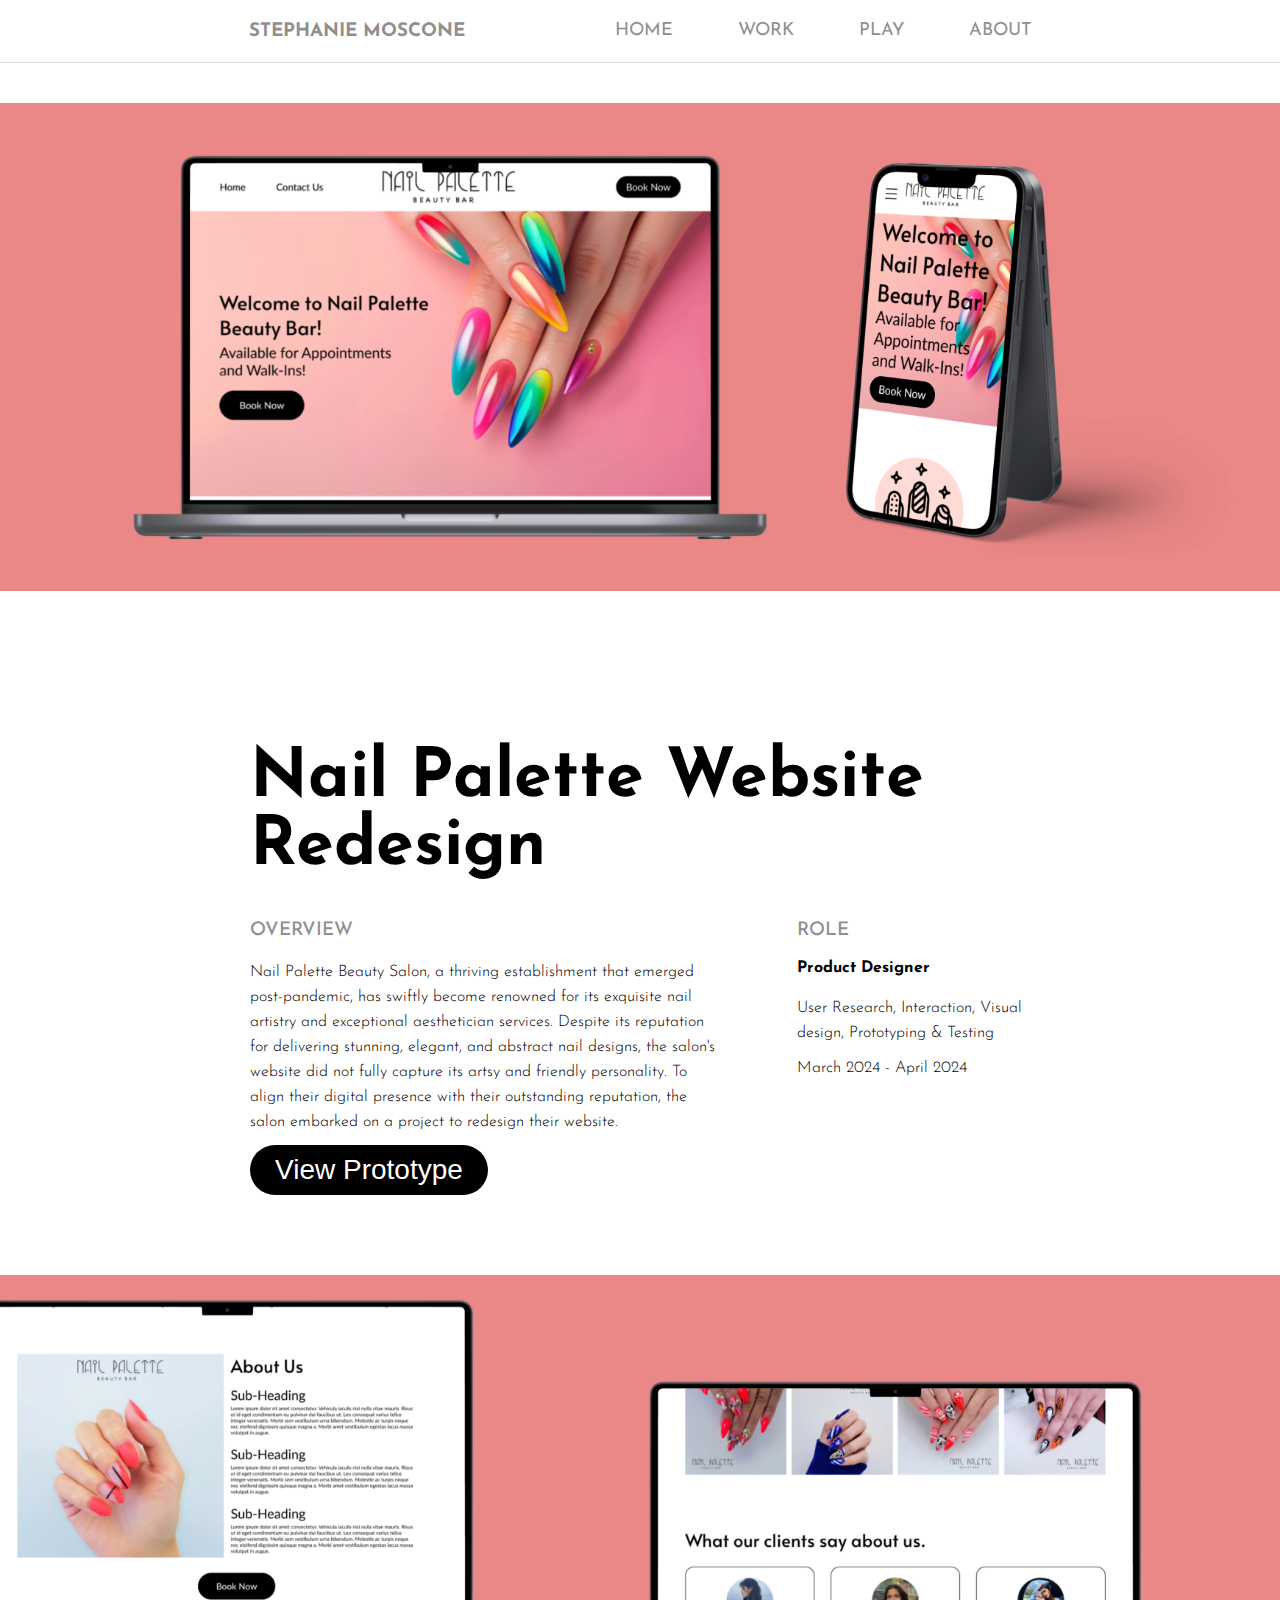
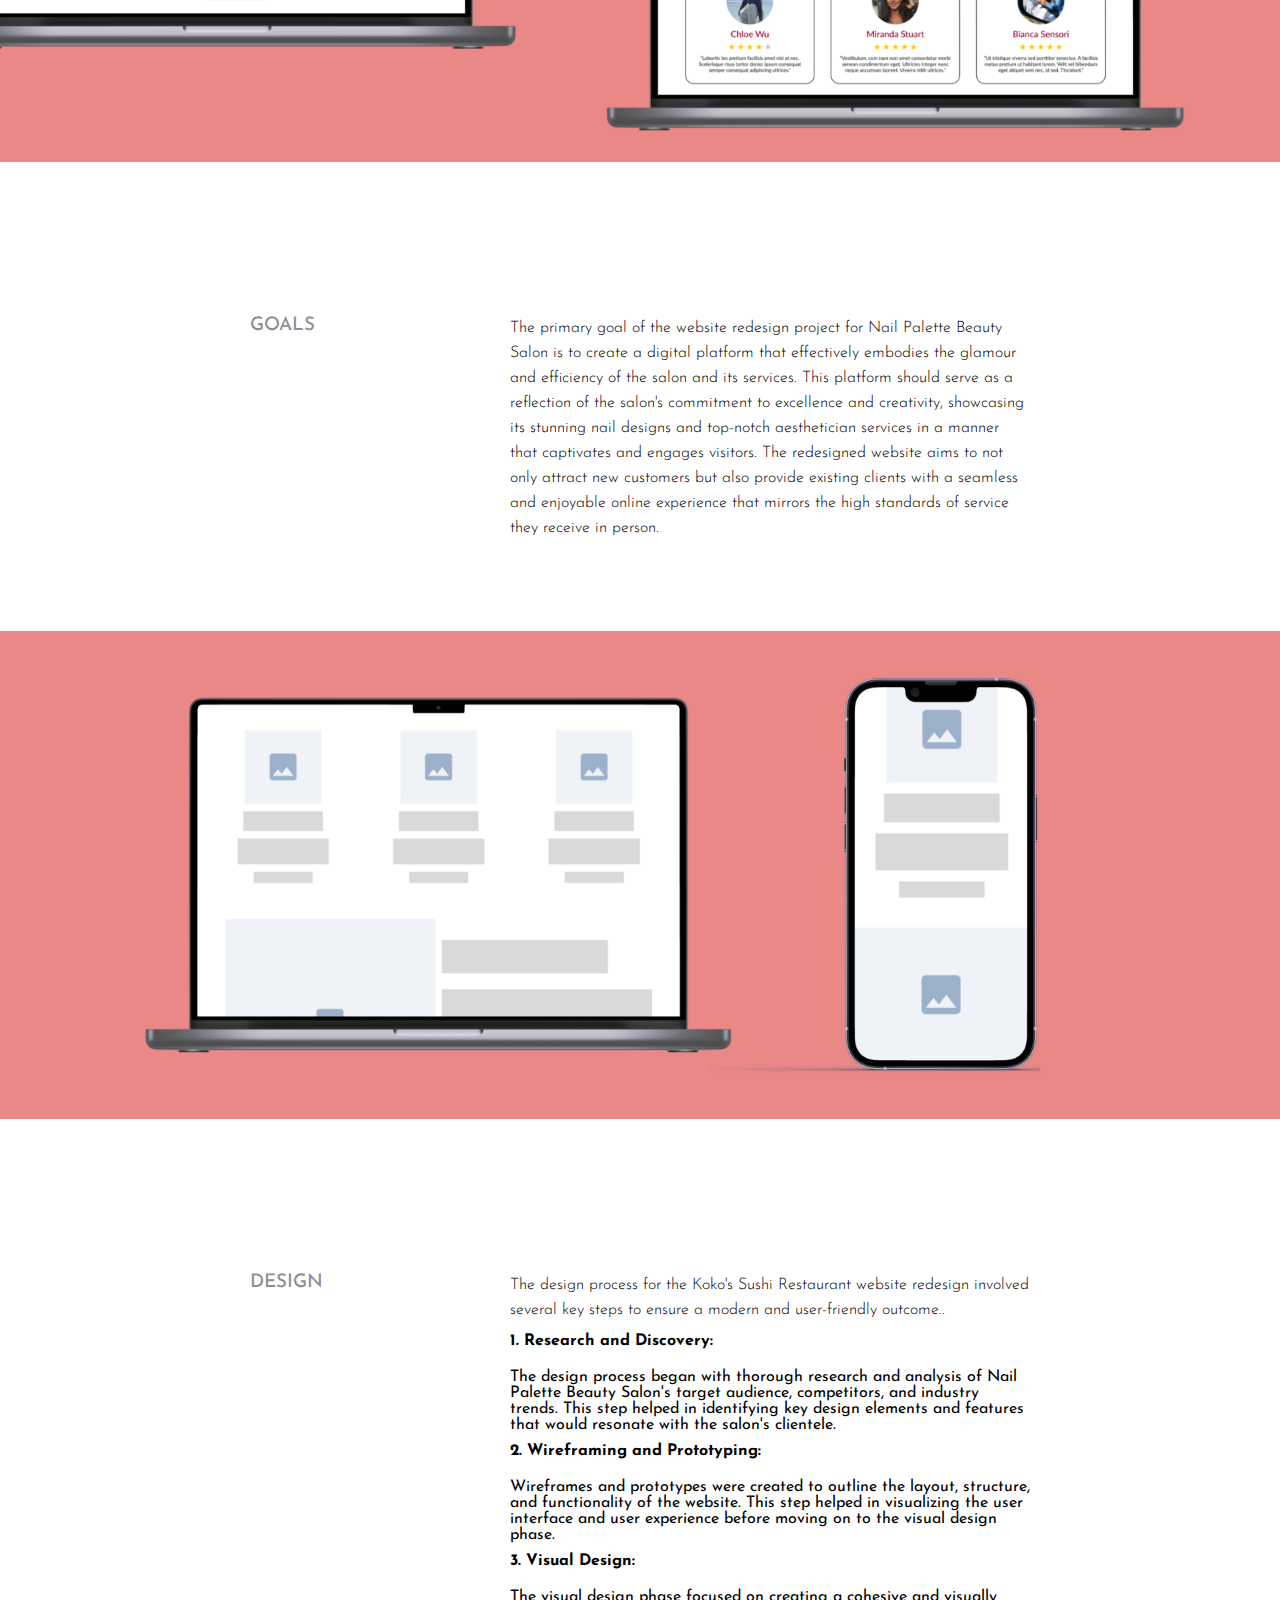
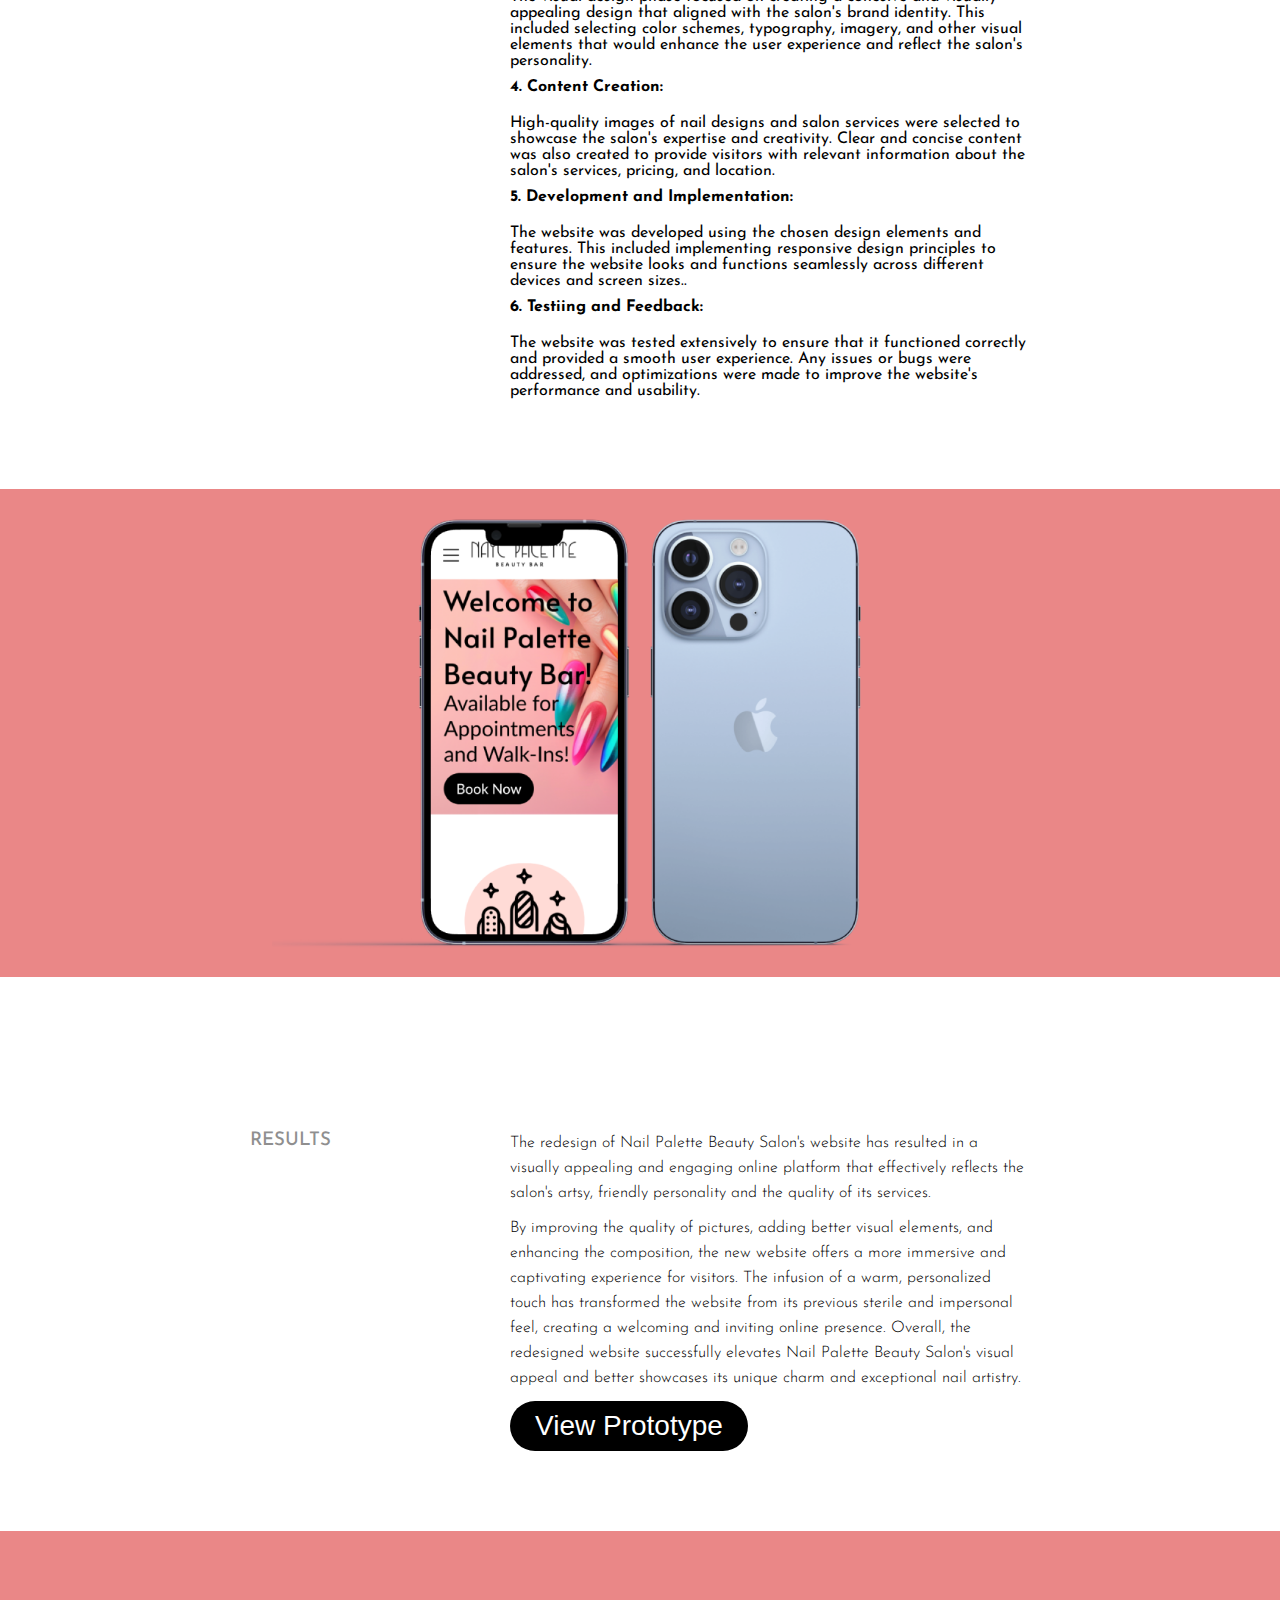
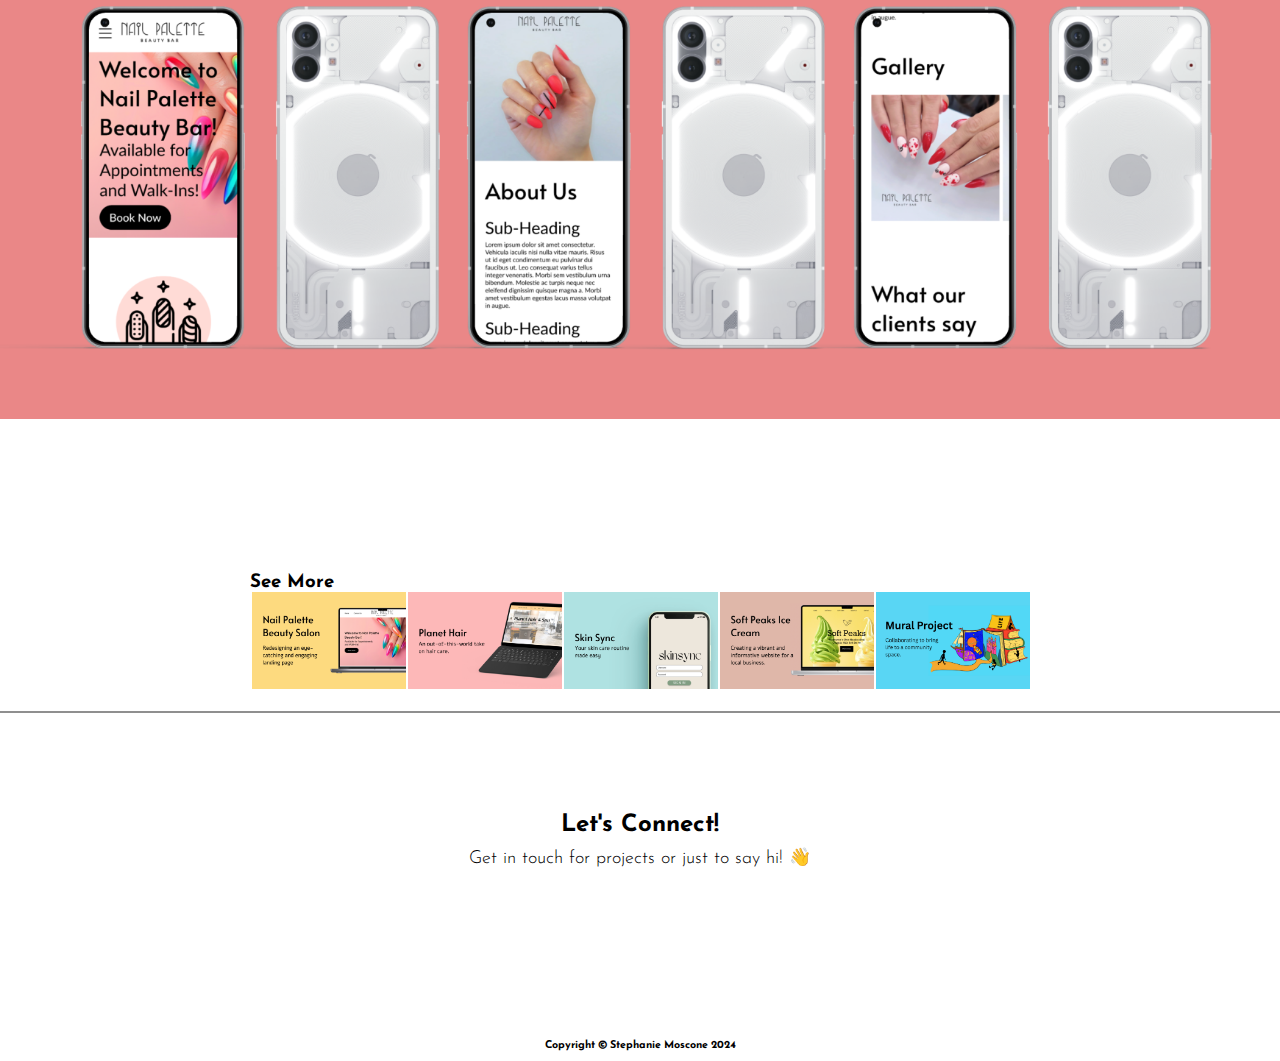
<file: nails.html>
<!DOCTYPE html>
<html lang="en">
<head>
    <meta charset="UTF-8">
    <meta name="viewport" content="width=device-width, initial-scale=1.0">
    <link rel="stylesheet" href="style.css">
    <title>Nail Palette</title>
    <link rel="preconnect" href="https://fonts.googleapis.com">
    <link rel="stylesheet" href="https://cdnjs.cloudflare.com/ajax/libs/font-awesome/6.5.2/css/all.min.css" integrity="sha512-SnH5WK+bZxgPHs44uWIX+LLJAJ9/2PkPKZ5QiAj6Ta86w+fsb2TkcmfRyVX3pBnMFcV7oQPJkl9QevSCWr3W6A==" crossorigin="anonymous" referrerpolicy="no-referrer" />
    <link rel="preconnect" href="https://fonts.gstatic.com" crossorigin>
    <link href="https://fonts.googleapis.com/css2?family=Josefin+Sans:ital,wght@0,100..700;1,100..700&display=swap" rel="stylesheet">
</head>
<body>
    <header>
        <div class="logo">
            <a href="index.html"><h3>STEPHANIE MOSCONE</h3></a>
        </div>
        <nav>
            <ul>
                <li><a href="index.html">HOME</a></li>
                <li><a href="#">WORK</a>
                    <ul class="submenu">
                        <li><a href="koko.html">Koko's Restaurant</a></li>
                    <li><a href="nails.html">Nail Palette</a></li>
                    <li><a href="hair.html">Planet Hair</a></li>
                    <li><a href="skin.html">Skin Sync</a></li>
                    <li><a href="peaks.html">Soft Peaks</a></li>
                    <li><a href="mural.html">Mural Project</a></li>
                    </ul>
                </li>
                <li><a href="#">PLAY</a>
                    <ul class="submenu">
                        <li><a href="art.html">Art</a></li>
                        <li><a href="anim.html">Animation</a></li>
                        <li><a href="pets.html">Pets</a></li>
                    </ul>
                </li>
                <li><a href="about.html">ABOUT</a></li>
            </ul>
        </nav>
    </header>

    <section class="banner">
        <img src="images/nailbanner.png" alt="Nail Banner">
    </section>

    <main>
        <section class="section">
            <div class="study-title">
                <h1>Nail Palette Website Redesign</h1>
            </div>
            <div class="study-info">
                <div class="overview">
                    <h3 class="title">OVERVIEW</h3>
                    <p>
                        Nail Palette Beauty Salon, a thriving establishment that emerged post-pandemic, has swiftly become renowned for its exquisite nail artistry and exceptional aesthetician services. Despite its reputation for delivering stunning, elegant, and abstract nail designs, the salon's website did not fully capture its artsy and friendly personality. To align their digital presence with their outstanding reputation, the salon embarked on a project to redesign their website.</p>
                </div>
                <div class="overview">
                    <h3 class="title">ROLE</h3>
                    <h4 class="task">Product Designer</h4>
                    <p>User Research, Interaction, Visual design, Prototyping & Testing</p>
                    <p>March 2024 - April 2024</p>
            </div>
            <a href="https://www.figma.com/proto/ACFEVpAItFtuMO13mRohx5/Nail-Palette?page-id=11%3A42&type=design&node-id=11-171&viewport=598%2C612%2C0.13&t=WwKdBV8Cg6lNTMuX-1&scaling=scale-down&mode=design" class="cta"><button>View Prototype</button></a>
            </div>
        </section>
    </main>

    <section class="banner">
        <img src="images/nailbanner2.png" alt="nail banner">
    </section>

    <main>
        <section class="section">
            <div class="goals-info">
                <div class="overview">
                    <h3 class="title">GOALS</h3>
                </div>
                <div class="overview">
                    <p>The primary goal of the website redesign project for Nail Palette Beauty Salon is to create a digital platform that effectively embodies the glamour and efficiency of the salon and its services. This platform should serve as a reflection of the salon's commitment to excellence and creativity, showcasing its stunning nail designs and top-notch aesthetician services in a manner that captivates and engages visitors. The redesigned website aims to not only attract new customers but also provide existing clients with a seamless and enjoyable online experience that mirrors the high standards of service they receive in person.</p>
                </div>
        </section>
    </main>

    <section class="banner">
        <img src="images/nailbanner3.png" alt="nailbanner">
    </section>

    <main>
        <section class="section">
            <div class="goals-info">
                <div class="overview">
                    <h3 class="title">DESIGN</h3>
                </div>
                <div class="overview">
                    <p>The design process for the Koko's Sushi Restaurant website redesign involved several key steps to ensure a modern and user-friendly outcome..</p>
                    <p><span><h4>1. Research and Discovery:</h4></span> The design process began with thorough research and analysis of Nail Palette Beauty Salon's target audience, competitors, and industry trends. This step helped in identifying key design elements and features that would resonate with the salon's clientele.</p>
                    <p><span><h4>2. Wireframing and Prototyping:</h4></span> Wireframes and prototypes were created to outline the layout, structure, and functionality of the website. This step helped in visualizing the user interface and user experience before moving on to the visual design phase.</p>
                    <p><span><h4>3. Visual Design:</h4></span> The visual design phase focused on creating a cohesive and visually appealing design that aligned with the salon's brand identity. This included selecting color schemes, typography, imagery, and other visual elements that would enhance the user experience and reflect the salon's personality.</p>
                    <p><span><h4>4. Content Creation:</h4></span> High-quality images of nail designs and salon services were selected to showcase the salon's expertise and creativity. Clear and concise content was also created to provide visitors with relevant information about the salon's services, pricing, and location.</p>
                    <p><span><h4>5. Development and Implementation:</h4></span> The website was developed using the chosen design elements and features. This included implementing responsive design principles to ensure the website looks and functions seamlessly across different devices and screen sizes..</p>
                    <p><span><h4>6. Testiing and Feedback:</h4></span> The website was tested extensively to ensure that it functioned correctly and provided a smooth user experience. Any issues or bugs were addressed, and optimizations were made to improve the website's performance and usability.</p>
                </div>
        </section>
    </main>

    <section class="banner">
        <img src="images/nailbanner4.png" alt="nailbanner">
    </section>

    <main>
        <section class="section">
            <div class="goals-info">
                <div class="overview">
                    <h3 class="title">RESULTS</h3>
                </div>
                <div class="overview">
                    <p>The redesign of Nail Palette Beauty Salon's website has resulted in a visually appealing and engaging online platform that effectively reflects the salon's artsy, friendly personality and the quality of its services.</p>
                    <p>By improving the quality of pictures, adding better visual elements, and enhancing the composition, the new website offers a more immersive and captivating experience for visitors. The infusion of a warm, personalized touch has transformed the website from its previous sterile and impersonal feel, creating a welcoming and inviting online presence. Overall, the redesigned website successfully elevates Nail Palette Beauty Salon's visual appeal and better showcases its unique charm and exceptional nail artistry.</p>
                    <a href="https://www.figma.com/proto/ACFEVpAItFtuMO13mRohx5/Nail-Palette?page-id=11%3A42&type=design&node-id=11-171&viewport=598%2C612%2C0.13&t=WwKdBV8Cg6lNTMuX-1&scaling=scale-down&mode=design" class="cta"><button>View Prototype</button></a>
                </div>
        </section>
    </main>

    <section class="banner">
        <img src="images/nailbanner6.png" alt="nailbanner">
    </section>

    <main>
        <section class="mywork2">
            <h3>See More</h3>
            <div class="container2">
                <a href="nails.html"><img src="images/nailpalette.png" alt="nails"></a>
                <a href="hair.html"><img src="images/planet-hair.png" alt="hair"></a>
                <a href="skin.html"><img src="images/skinsync.png" alt="skin"></a>
                <a href="peaks.html"><img src="images/peaksbanner-6.png" alt="peaks"></a>
                <a href="mural.html"><img src="images/muralbanner.png" alt="mural"></a>
            </div>
        </section>
    </main>

    <hr>

    <footer class="connect">
        <div class="connect-prompt">
            <h2>Let's Connect!</h2>
            <p>Get in touch for projects or just to say hi! 👋</p>
        </div>
        <div class="socials">
            <a href="https://www.linkedin.com/in/stephanie-moscone-9b7a03170/"><i class="fa-brands fa-linkedin"></i></a>
            <a href="https://www.instagram.com/_littlemanicpixie_/"><i class="fa-brands fa-square-instagram"></i></a>
            <a href="mailto:mosconestephanie@gmail.com"><i class="fa-solid fa-envelope"></i></a>
        </div>
        <div class="copyright">
            <h6>Copyright © Stephanie Moscone 2024</h6>
        </div>
    </footer>


 </body>
</html>
</file>
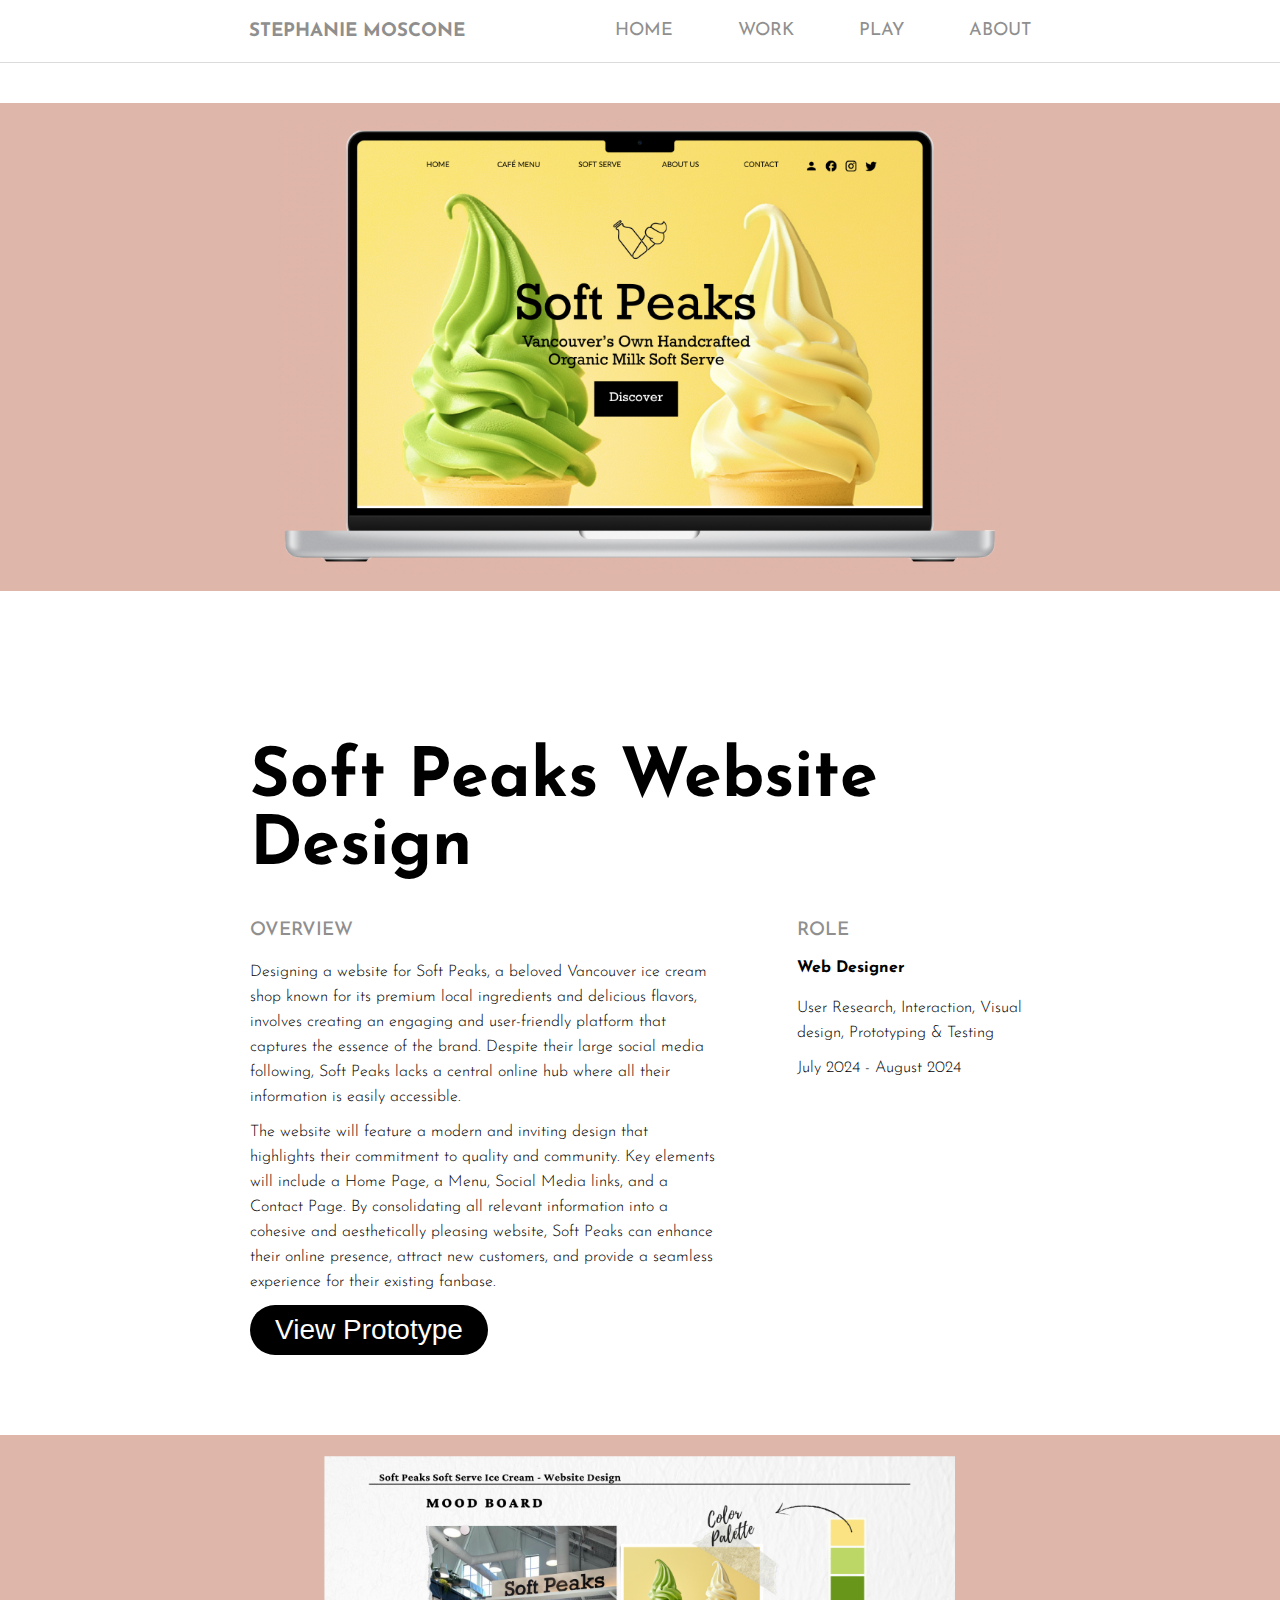
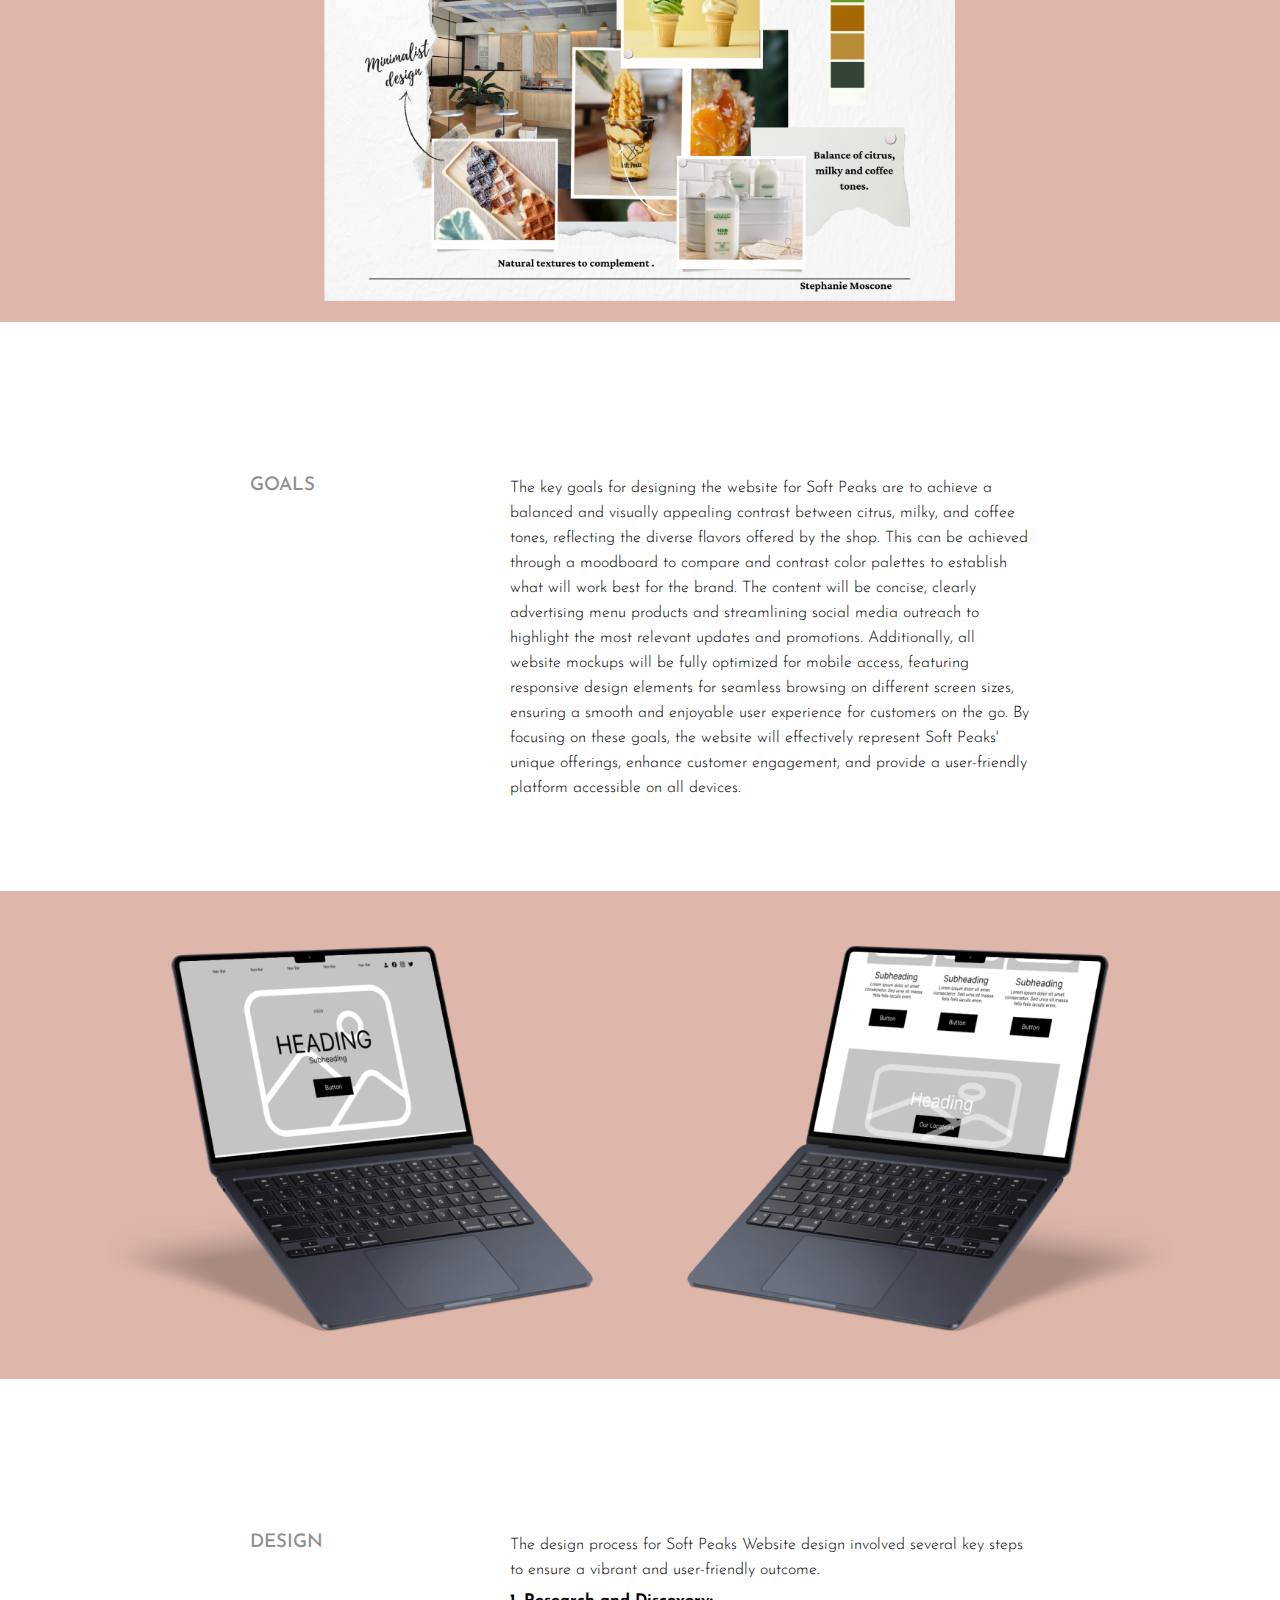
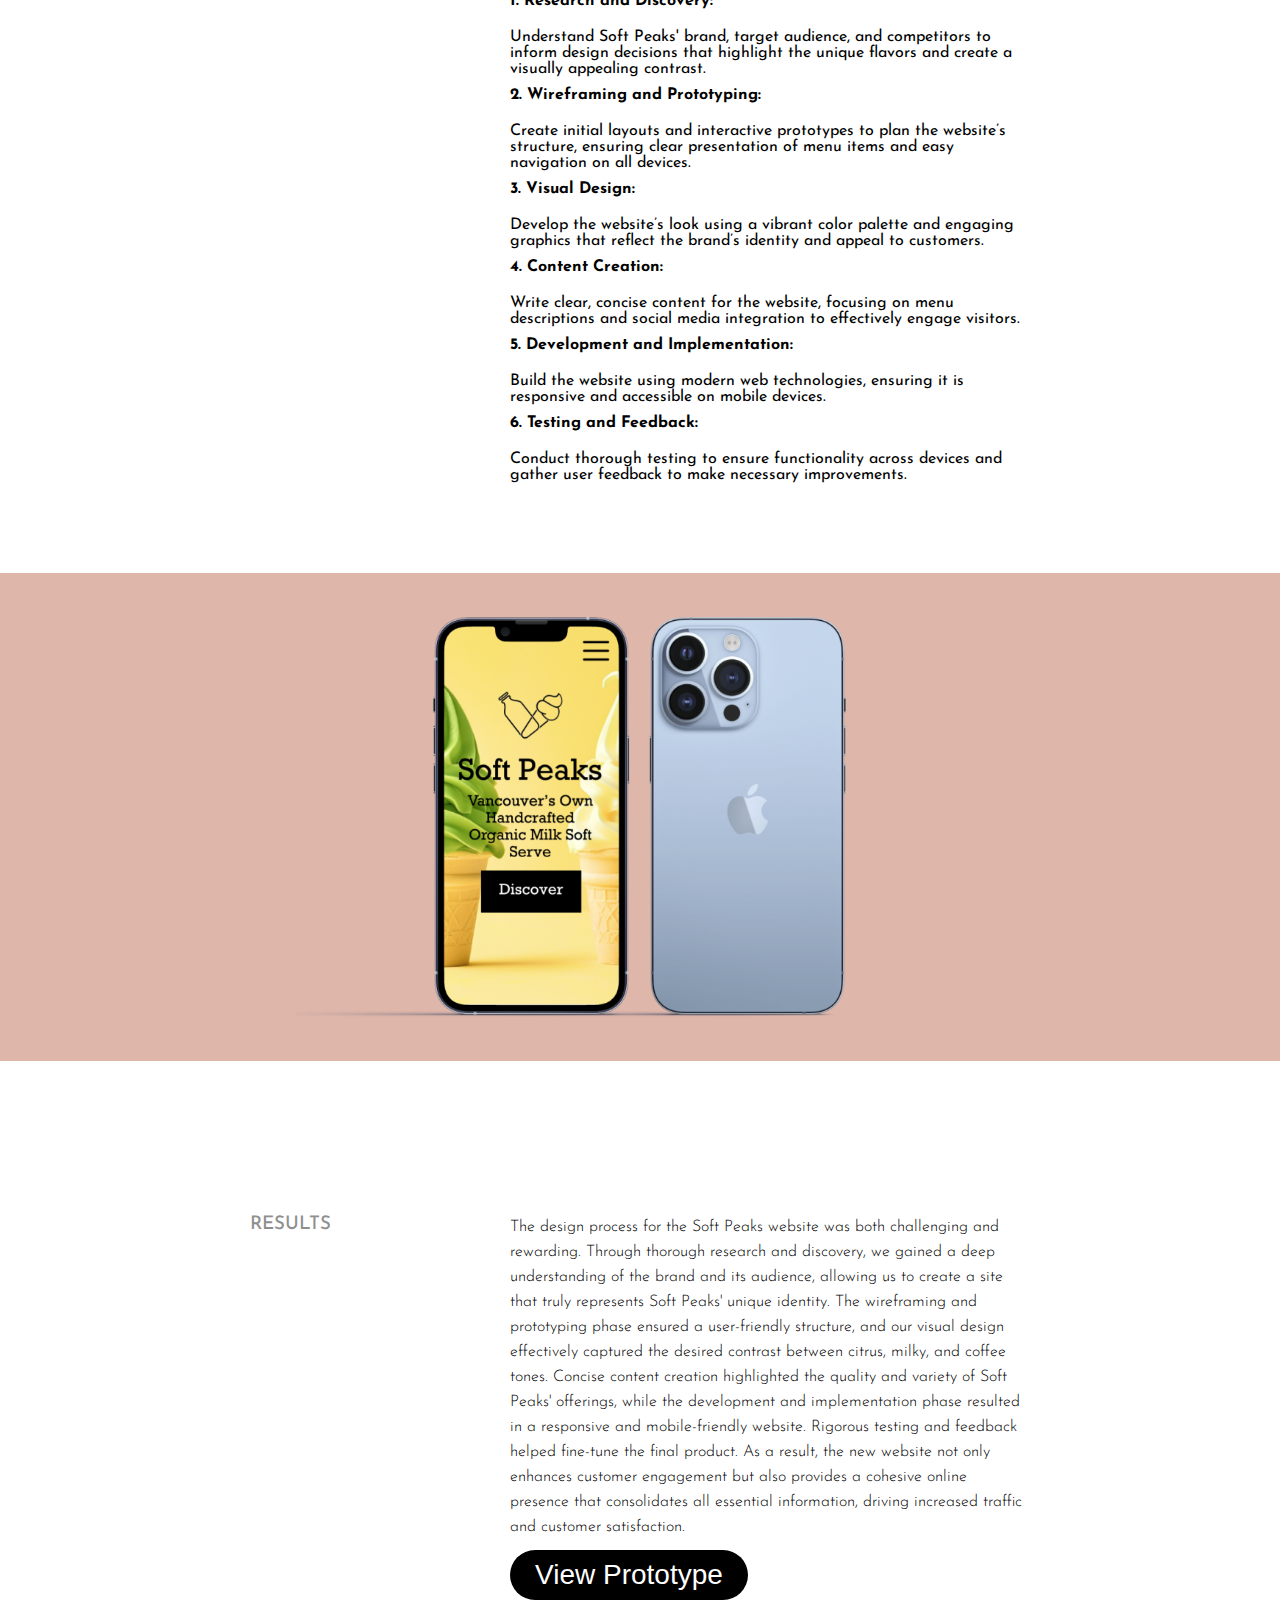
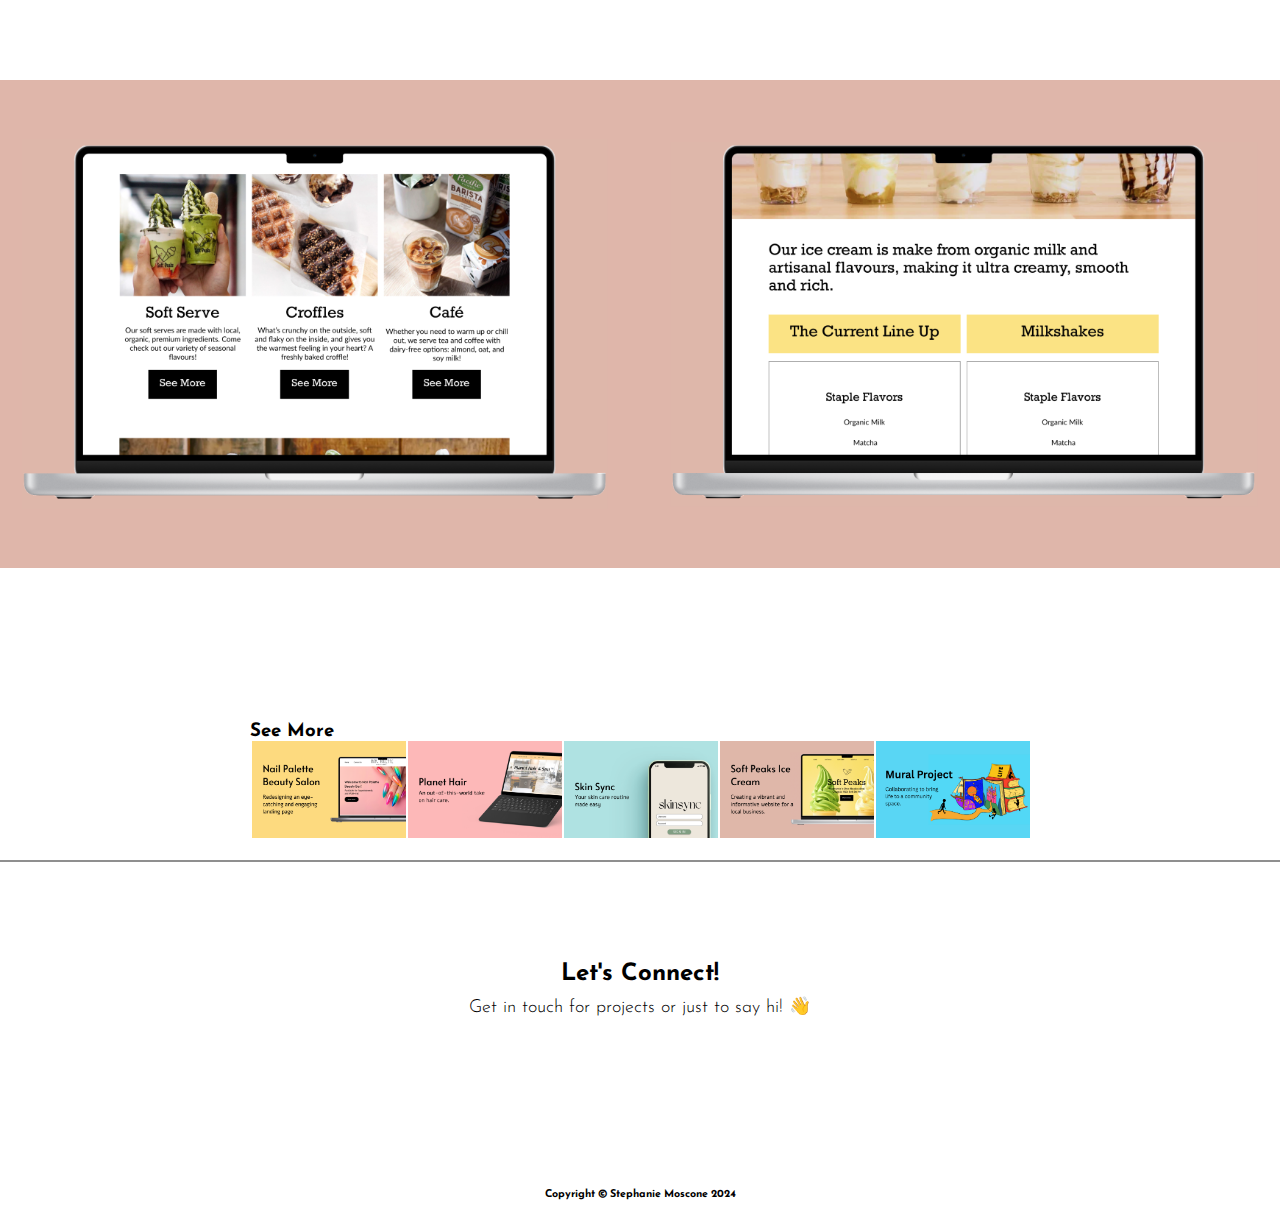
<file: peaks.html>
<!DOCTYPE html>
<html lang="en">
<head>
    <meta charset="UTF-8">
    <meta name="viewport" content="width=device-width, initial-scale=1.0">
    <link rel="stylesheet" href="style.css">
    <title>Nail Palette</title>
    <link rel="preconnect" href="https://fonts.googleapis.com">
    <link rel="stylesheet" href="https://cdnjs.cloudflare.com/ajax/libs/font-awesome/6.5.2/css/all.min.css" integrity="sha512-SnH5WK+bZxgPHs44uWIX+LLJAJ9/2PkPKZ5QiAj6Ta86w+fsb2TkcmfRyVX3pBnMFcV7oQPJkl9QevSCWr3W6A==" crossorigin="anonymous" referrerpolicy="no-referrer" />
    <link rel="preconnect" href="https://fonts.gstatic.com" crossorigin>
    <link href="https://fonts.googleapis.com/css2?family=Josefin+Sans:ital,wght@0,100..700;1,100..700&display=swap" rel="stylesheet">
</head>
<body>
    <header>
        <div class="logo">
            <a href="index.html"><h3>STEPHANIE MOSCONE</h3></a>
        </div>
        <nav>
            <ul>
                <li><a href="index.html">HOME</a></li>
                <li><a href="#">WORK</a>
                    <ul class="submenu">
                        <li><a href="koko.html">Koko's Restaurant</a></li>
                    <li><a href="nails.html">Nail Palette</a></li>
                    <li><a href="hair.html">Planet Hair</a></li>
                    <li><a href="skin.html">Skin Sync</a></li>
                    <li><a href="peaks.html">Soft Peaks</a></li>
                    <li><a href="mural.html">Mural Project</a></li>
                    </ul>
                </li>
                <li><a href="#">PLAY</a>
                    <ul class="submenu">
                        <li><a href="art.html">Art</a></li>
                        <li><a href="anim.html">Animation</a></li>
                        <li><a href="pets.html">Pets</a></li>
                    </ul>
                </li>
                <li><a href="about.html">ABOUT</a></li>
            </ul>
        </nav>
    </header>

    <section class="banner">
        <img src="images/peaksbanner-3.png" alt="Nail Banner">
    </section>

    <main>
        <section class="section">
            <div class="study-title">
                <h1>Soft Peaks Website Design</h1>
            </div>
            <div class="study-info">
                <div class="overview">
                    <h3 class="title">OVERVIEW</h3>
                    <p>Designing a website for Soft Peaks, a beloved Vancouver ice cream shop known for its premium local ingredients and delicious flavors, involves creating an engaging and user-friendly platform that captures the essence of the brand. Despite their large social media following, Soft Peaks lacks a central online hub where all their information is easily accessible.</p>
                    <p>The website will feature a modern and inviting design that highlights their commitment to quality and community. Key elements will include a Home Page, a Menu, Social Media links, and a Contact Page. By consolidating all relevant information into a cohesive and aesthetically pleasing website, Soft Peaks can enhance their online presence, attract new customers, and provide a seamless experience for their existing fanbase.</p>
                </div>
                <div class="overview">
                    <h3 class="title">ROLE</h3>
                    <h4 class="task">Web Designer</h4>
                    <p>User Research, Interaction, Visual design, Prototyping & Testing</p>
                    <p>July 2024 - August 2024</p>
            </div>
            <a href="https://www.figma.com/proto/1BzOs82ZQriLD3OfVy0GmB/Soft-Peaks?node-id=6-30&viewport=448%2C440%2C0.09&t=QOzoF5XSFB3v3tQk-0&scaling=scale-down&content-scaling=fixed&starting-point-node-id=6%3A32" class="cta"><button>View Prototype</button></a>
            </div>
        </section>
    </main>

    <section class="banner">
        <img src="images/peaksbanner.png" alt="nail banner">
    </section>

    <main>
        <section class="section">
            <div class="goals-info">
                <div class="overview">
                    <h3 class="title">GOALS</h3>
                </div>
                <div class="overview">
                    <p>The key goals for designing the website for Soft Peaks are to achieve a balanced and visually appealing contrast between citrus, milky, and coffee tones, reflecting the diverse flavors offered by the shop. This can be achieved through a moodboard to compare and contrast color palettes to establish what will work best for the brand. The content will be concise, clearly advertising menu products and streamlining social media outreach to highlight the most relevant updates and promotions. Additionally, all website mockups will be fully optimized for mobile access, featuring responsive design elements for seamless browsing on different screen sizes, ensuring a smooth and enjoyable user experience for customers on the go. By focusing on these goals, the website will effectively represent Soft Peaks' unique offerings, enhance customer engagement, and provide a user-friendly platform accessible on all devices.</p>
                </div>
        </section>
    </main>

    <section class="banner">
        <img src="images/peaksbanner-2.png" alt="nailbanner">
    </section>

    <main>
        <section class="section">
            <div class="goals-info">
                <div class="overview">
                    <h3 class="title">DESIGN</h3>
                </div>
                <div class="overview">
                    <p>The design process for Soft Peaks Website design involved several key steps to ensure a vibrant and user-friendly outcome.</p>
                    <p><span><h4>1. Research and Discovery:</h4></span> Understand Soft Peaks' brand, target audience, and competitors to inform design decisions that highlight the unique flavors and create a visually appealing contrast.</p>
                    <p><span><h4>2. Wireframing and Prototyping:</h4></span> Create initial layouts and interactive prototypes to plan the website’s structure, ensuring clear presentation of menu items and easy navigation on all devices.</p>
                    <p><span><h4>3. Visual Design:</h4></span> Develop the website’s look using a vibrant color palette and engaging graphics that reflect the brand’s identity and appeal to customers.</p>
                    <p><span><h4>4. Content Creation:</h4></span> Write clear, concise content for the website, focusing on menu descriptions and social media integration to effectively engage visitors.</p>
                    <p><span><h4>5. Development and Implementation:</h4></span> Build the website using modern web technologies, ensuring it is responsive and accessible on mobile devices.</p>
                    <p><span><h4>6. Testing and Feedback:</h4></span> Conduct thorough testing to ensure functionality across devices and gather user feedback to make necessary improvements.</p>
                </div>
        </section>
    </main>

    <section class="banner">
        <img src="images/peaksbanner-1.png" alt="nailbanner">
    </section>

    <main>
        <section class="section">
            <div class="goals-info">
                <div class="overview">
                    <h3 class="title">RESULTS</h3>
                </div>
                <div class="overview">
                    <p>The design process for the Soft Peaks website was both challenging and rewarding. Through thorough research and discovery, we gained a deep understanding of the brand and its audience, allowing us to create a site that truly represents Soft Peaks' unique identity. The wireframing and prototyping phase ensured a user-friendly structure, and our visual design effectively captured the desired contrast between citrus, milky, and coffee tones. Concise content creation highlighted the quality and variety of Soft Peaks' offerings, while the development and implementation phase resulted in a responsive and mobile-friendly website. Rigorous testing and feedback helped fine-tune the final product. As a result, the new website not only enhances customer engagement but also provides a cohesive online presence that consolidates all essential information, driving increased traffic and customer satisfaction.</p>
                    <a href="https://www.figma.com/proto/1BzOs82ZQriLD3OfVy0GmB/Soft-Peaks?node-id=6-30&viewport=448%2C440%2C0.09&t=QOzoF5XSFB3v3tQk-0&scaling=scale-down&content-scaling=fixed&starting-point-node-id=6%3A32" class="cta"><button>View Prototype</button></a>
                </div>
        </section>
    </main>

    <section class="banner">
        <img src="images/peaksbanner-5.png" alt="nailbanner">
    </section>

    <main>
        <section class="mywork2">
            <h3>See More</h3>
            <div class="container2">
                <a href="nails.html"><img src="images/nailpalette.png" alt="nails"></a>
                <a href="hair.html"><img src="images/planet-hair.png" alt="hair"></a>
                <a href="skin.html"><img src="images/skinsync.png" alt="skin"></a>
                <a href="peaks.html"><img src="images/peaksbanner-6.png" alt="peaks"></a>
                <a href="mural.html"><img src="images/muralbanner.png" alt="mural"></a>
            </div>
        </section>
    </main>

    <hr>

    <footer class="connect">
        <div class="connect-prompt">
            <h2>Let's Connect!</h2>
            <p>Get in touch for projects or just to say hi! 👋</p>
        </div>
        <div class="socials">
            <a href="https://www.linkedin.com/in/stephanie-moscone-9b7a03170/"><i class="fa-brands fa-linkedin"></i></a>
            <a href="https://www.instagram.com/_littlemanicpixie_/"><i class="fa-brands fa-square-instagram"></i></a>
            <a href="mailto:mosconestephanie@gmail.com"><i class="fa-solid fa-envelope"></i></a>
        </div>
        <div class="copyright">
            <h6>Copyright © Stephanie Moscone 2024</h6>
        </div>
    </footer>


 </body>
</html>
</file>
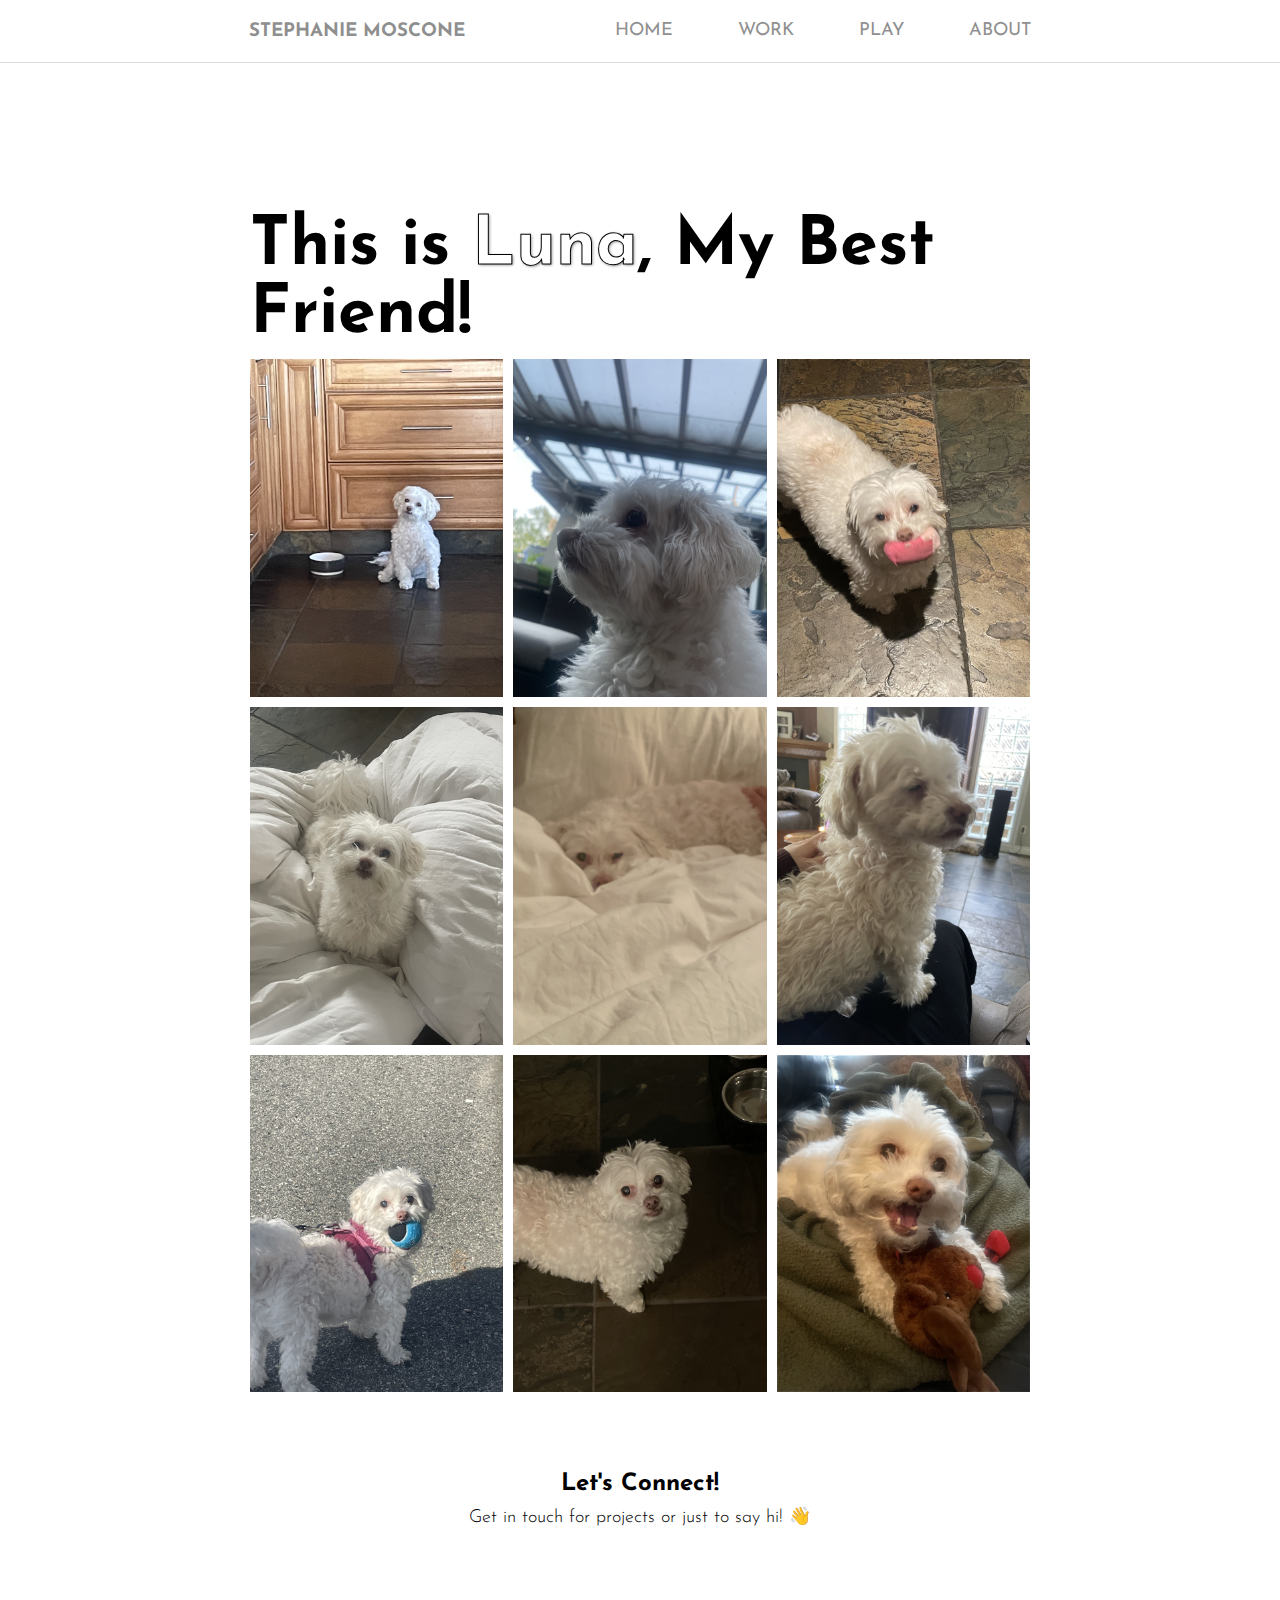
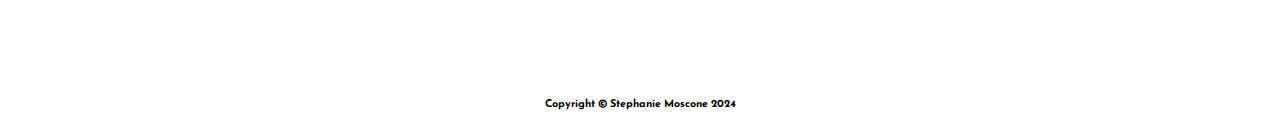
<file: pets.html>
<!DOCTYPE html>
<html lang="en">
<head>
    <meta charset="UTF-8">
    <meta name="viewport" content="width=device-width, initial-scale=1.0">
    <link rel="stylesheet" href="style.css">
    <title>About Me</title>
    <link rel="preconnect" href="https://fonts.googleapis.com">
    <link rel="stylesheet" href="https://cdnjs.cloudflare.com/ajax/libs/font-awesome/6.5.2/css/all.min.css" integrity="sha512-SnH5WK+bZxgPHs44uWIX+LLJAJ9/2PkPKZ5QiAj6Ta86w+fsb2TkcmfRyVX3pBnMFcV7oQPJkl9QevSCWr3W6A==" crossorigin="anonymous" referrerpolicy="no-referrer" />
    <link rel="preconnect" href="https://fonts.gstatic.com" crossorigin>
    <link href="https://fonts.googleapis.com/css2?family=Josefin+Sans:ital,wght@0,100..700;1,100..700&display=swap" rel="stylesheet">
</head>
<body>
    <header>
        <div class="logo">
            <a href="index.html"><h3>STEPHANIE MOSCONE</h3></a>
        </div>
        <nav>
            <ul>
                <li><a href="index.html">HOME</a></li>
                <li><a href="#">WORK</a>
                    <ul class="submenu">
                        <li><a href="koko.html">Koko's Restaurant</a></li>
                    <li><a href="nails.html">Nail Palette</a></li>
                    <li><a href="hair.html">Planet Hair</a></li>
                    <li><a href="skin.html">Skin Sync</a></li>
                    <li><a href="peaks.html">Soft Peaks</a></li>
                    <li><a href="mural.html">Mural Project</a></li>
                    </ul>
                </li>
                <li><a href="#">PLAY</a>
                    <ul class="submenu">
                        <li><a href="art.html">Art</a></li>
                        <li><a href="anim.html">Animation</a></li>
                        <li><a href="pets.html">Pets</a></li>
                    </ul>
                </li>
                <li><a href="about.html">ABOUT</a></li>
            </ul>
        </nav>
    </header>

    <main>
        <section>
            <div class="introduction">
                <h1>This is <span class="highlight">Luna</span>, My Best Friend!</h1>
                <div class="art-gallery">
                    <img src="Luna/IMG_4085.jpg" width="320" height="320" alt="skyart">
                    <img src="Luna/IMG_4372.jpg" width="320" height="320" alt="skyart">
                    <img src="Luna/IMG_4787.jpg" width="320" height="320" alt="skyart">
                    <img src="Luna/IMG_4933.jpg" width="320" height="320" alt="skyart">
                    <img src="Luna/IMG_5094.jpg" width="320" height="320" alt="skyart">
                    <img src="Luna/IMG_5124.jpg" width="320" height="320" alt="skyart">
                    <img src="Luna/IMG_5152.jpg" width="320" height="320" alt="skyart">
                    <img src="Luna/IMG_5237.jpg" width="320" height="320" alt="skyart">
                    <img src="Luna/70657377915__2A676C99-99DC-42BC-B940-78384360E757.jpg" width="320" height="320" alt="skyart">
                </div>
            </div>
        </section>
    </main>

    <footer class="connect">
        <div class="connect-prompt">
            <h2>Let's Connect!</h2>
            <p>Get in touch for projects or just to say hi! 👋</p>
        </div>
        <div class="socials">
            <a href="https://www.linkedin.com/in/stephanie-moscone-9b7a03170/"><i class="fa-brands fa-linkedin"></i></a>
            <a href="https://www.instagram.com/_littlemanicpixie_/"><i class="fa-brands fa-square-instagram"></i></a>
            <a href="mailto:mosconestephanie@gmail.com"><i class="fa-solid fa-envelope"></i></a>
        </div>
        <div class="copyright">
            <h6>Copyright © Stephanie Moscone 2024</h6>
        </div>
    </footer>

</main>
</body>
</html>
</file>
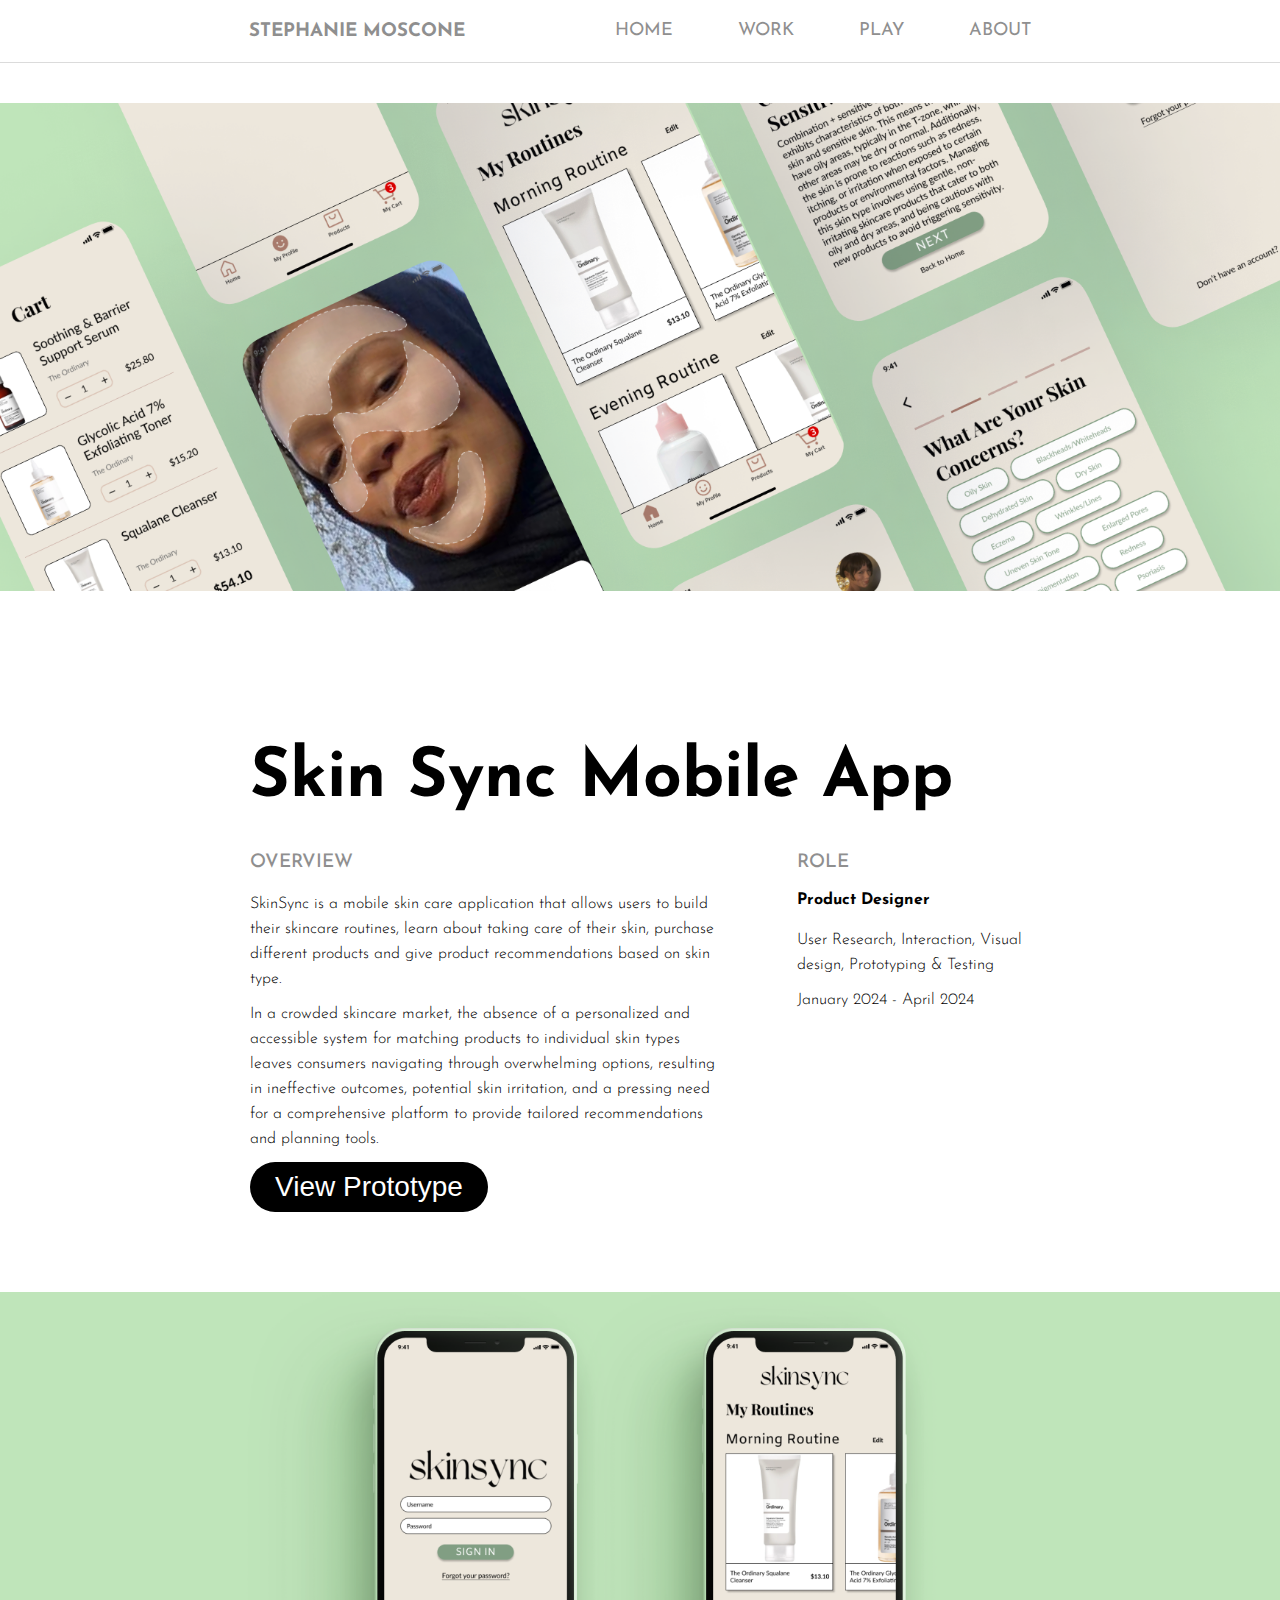
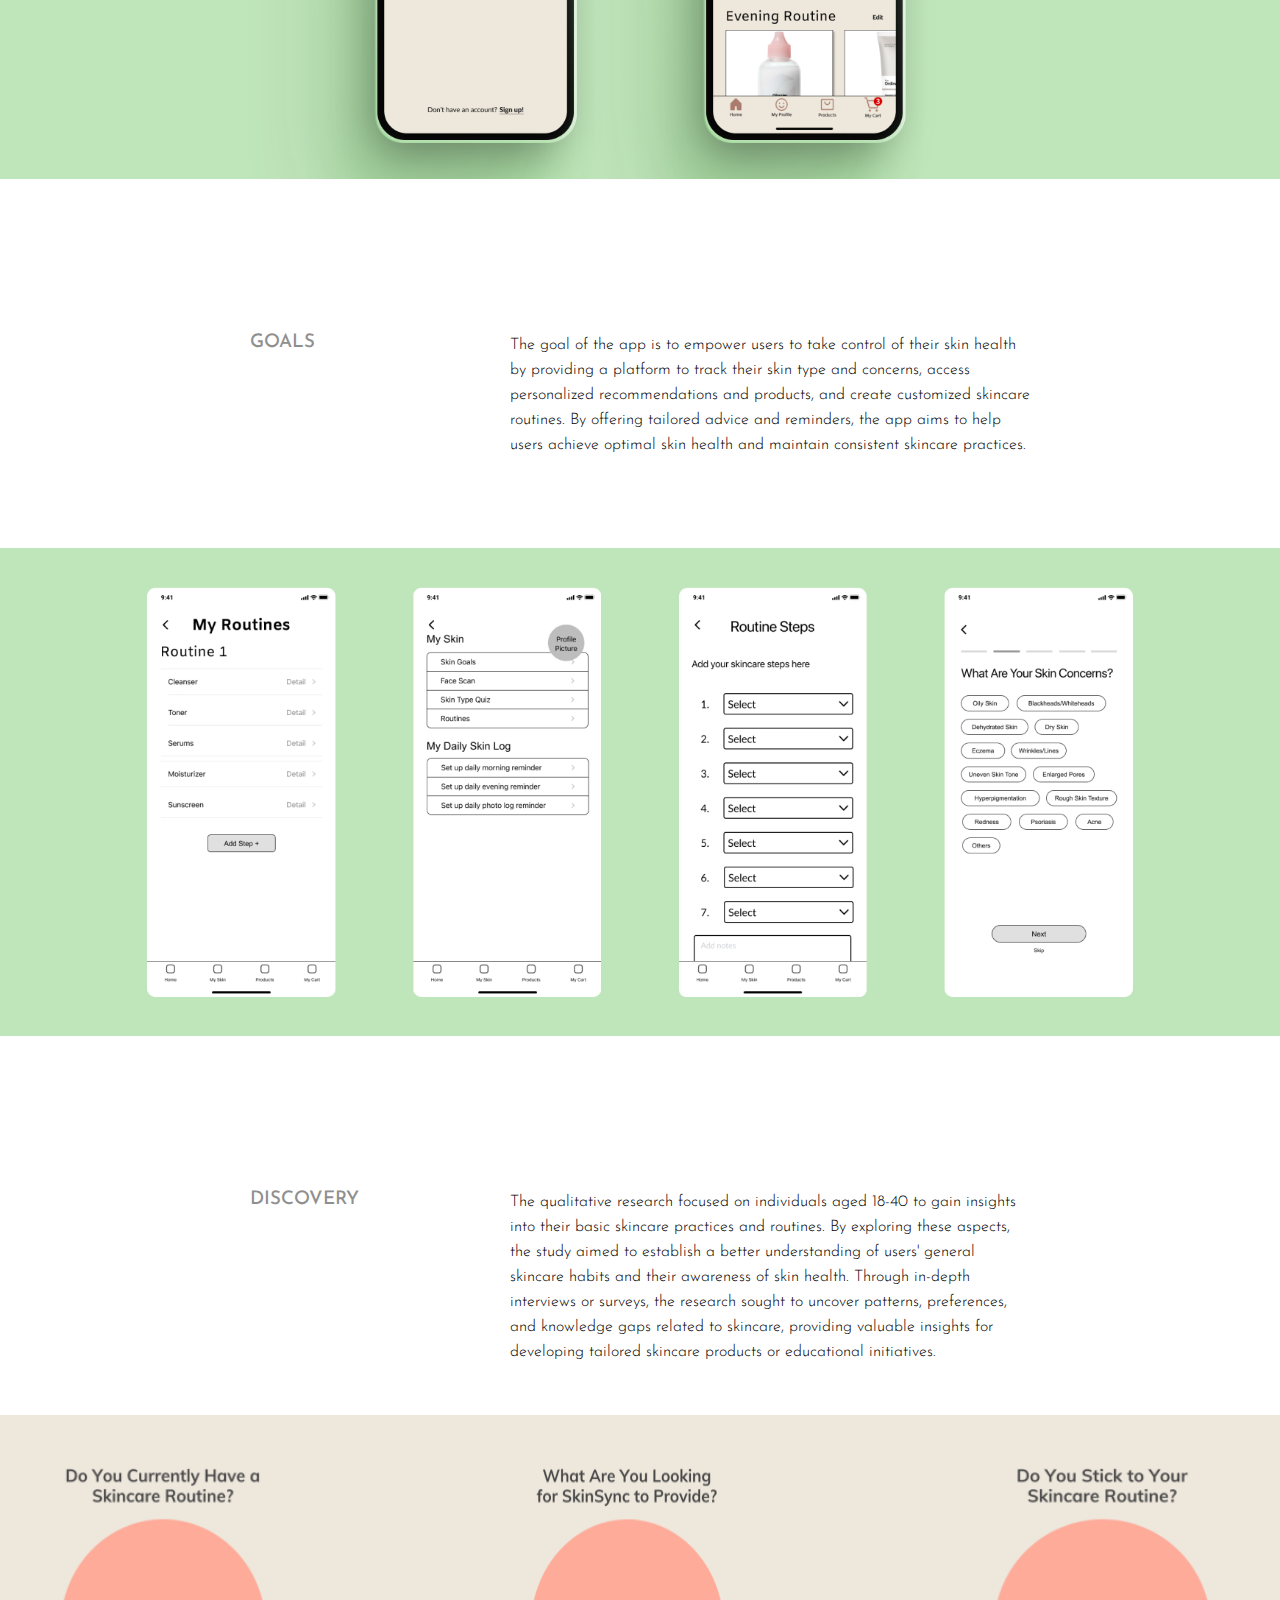
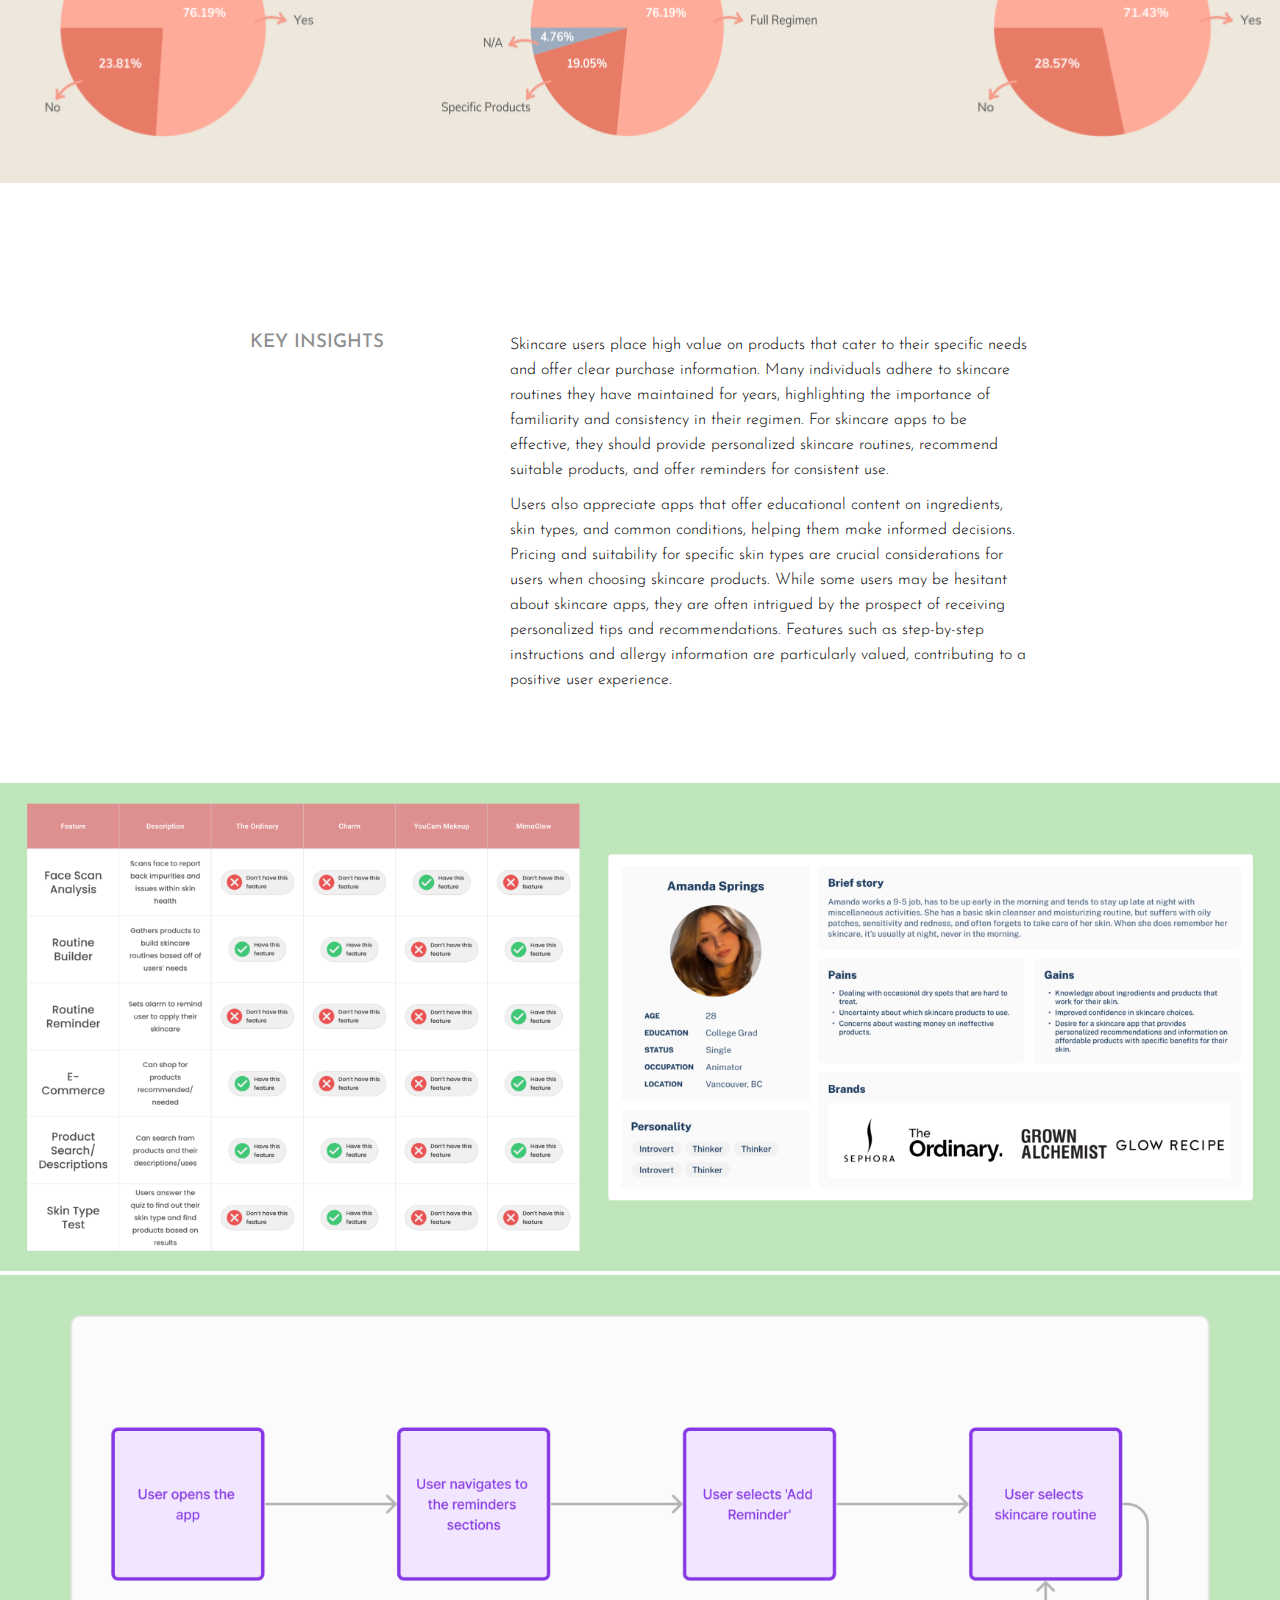
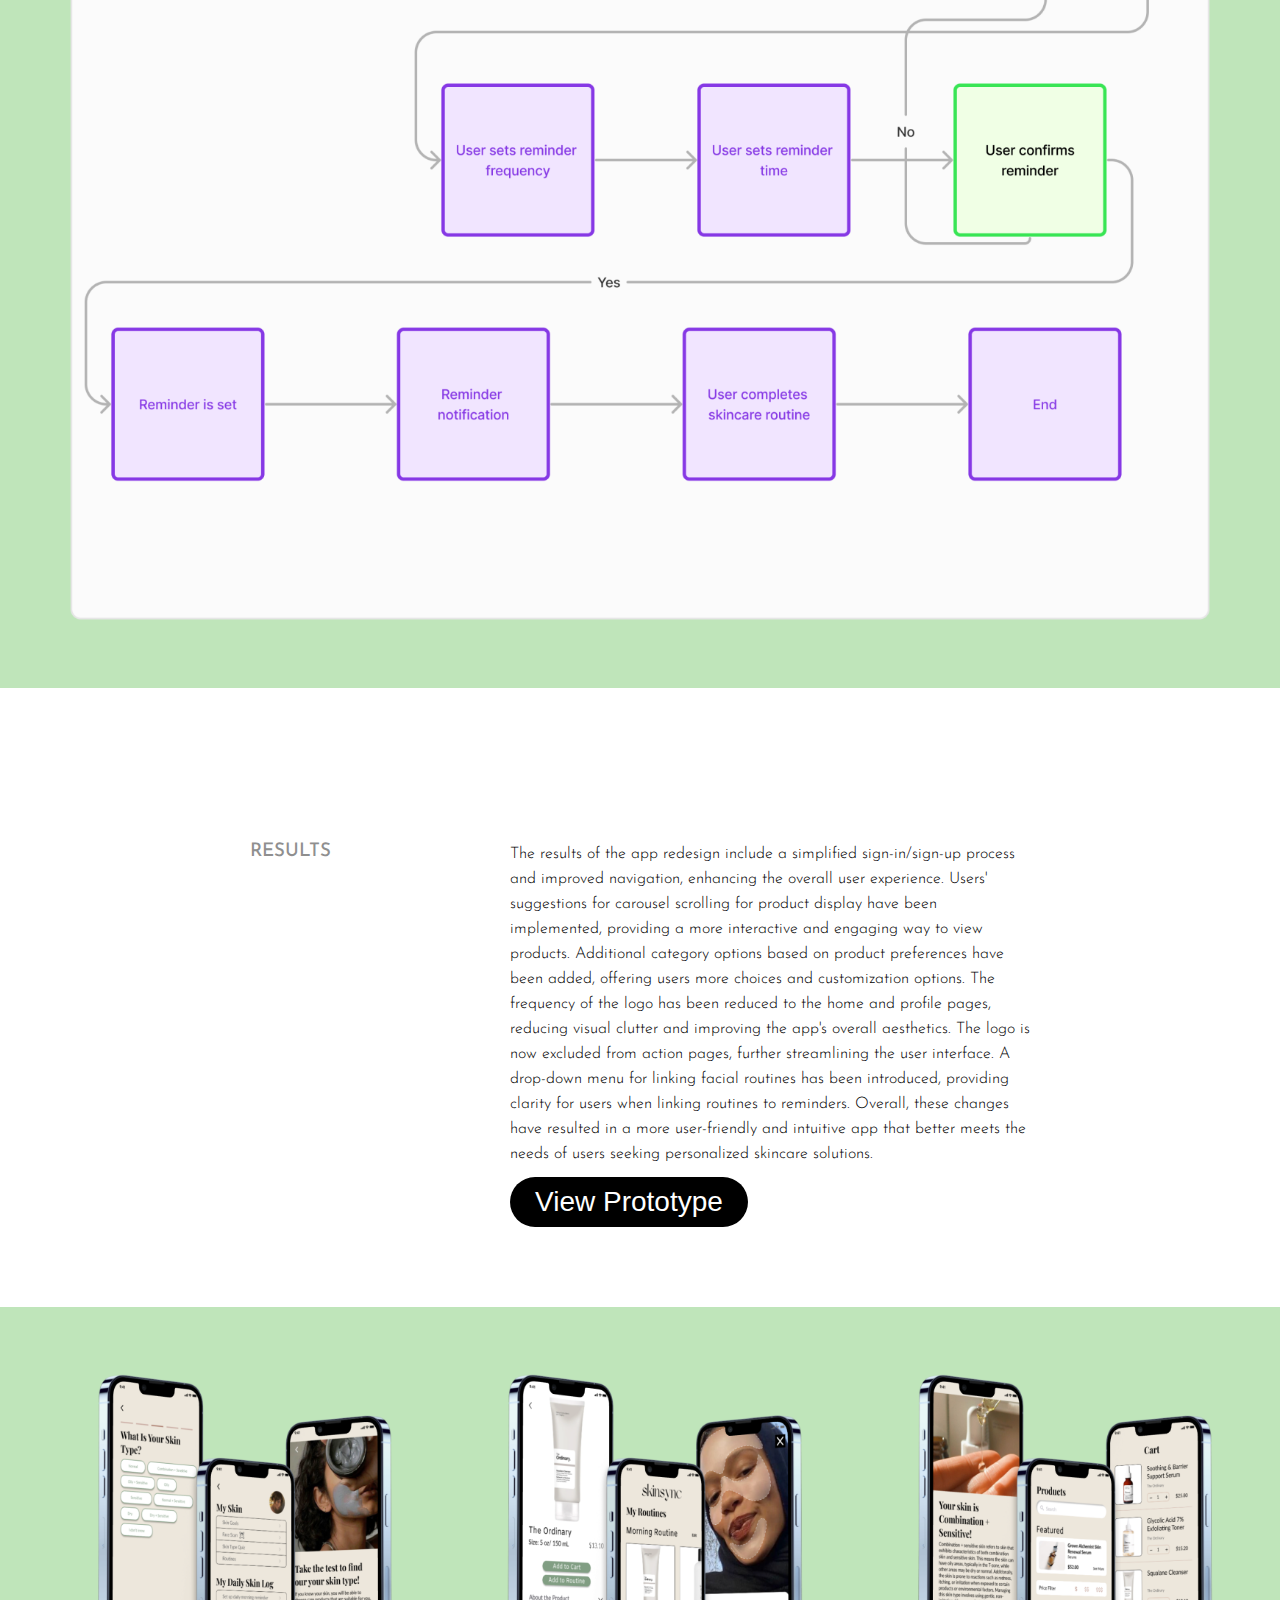
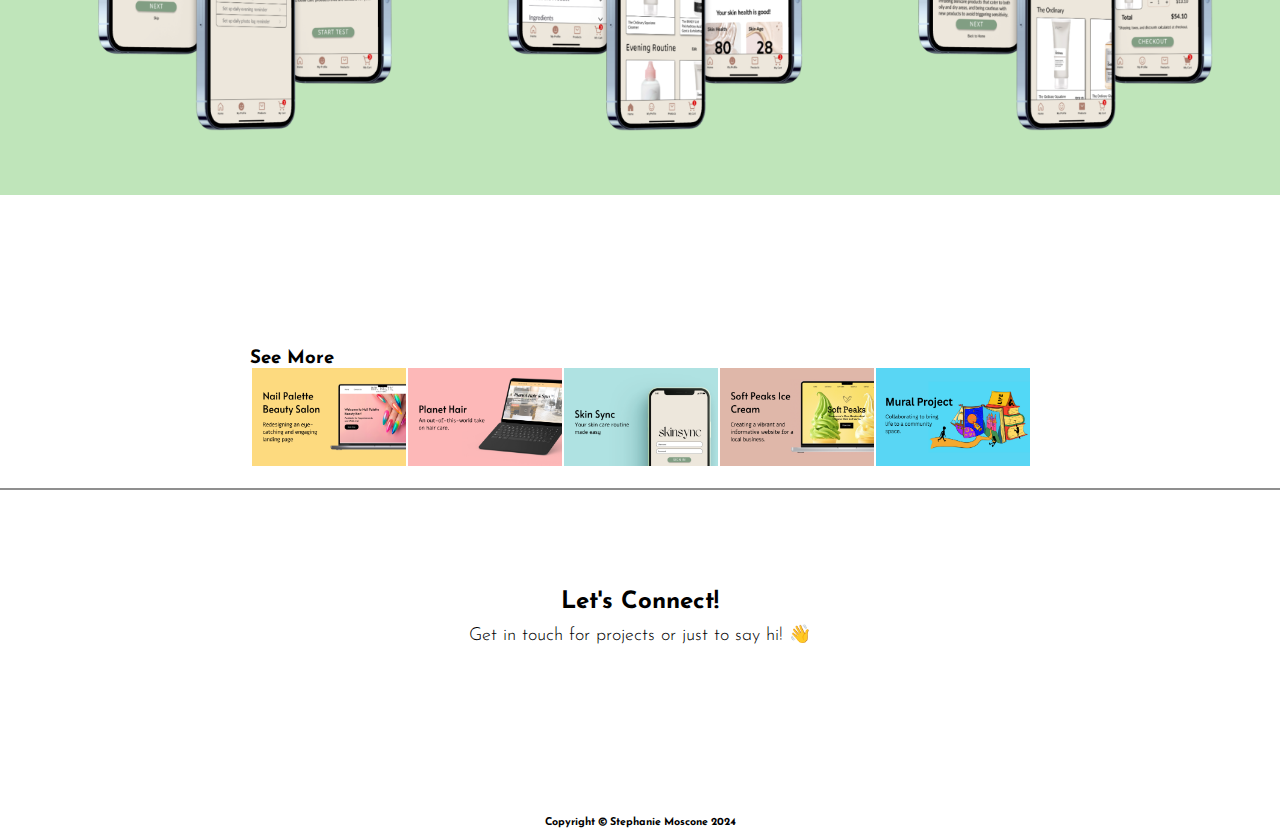
<file: skin.html>
<!DOCTYPE html>
<html lang="en">
<head>
    <meta charset="UTF-8">
    <meta name="viewport" content="width=device-width, initial-scale=1.0">
    <link rel="stylesheet" href="style.css">
    <title>Skin Sync</title>
    <link rel="preconnect" href="https://fonts.googleapis.com">
    <link rel="stylesheet" href="https://cdnjs.cloudflare.com/ajax/libs/font-awesome/6.5.2/css/all.min.css" integrity="sha512-SnH5WK+bZxgPHs44uWIX+LLJAJ9/2PkPKZ5QiAj6Ta86w+fsb2TkcmfRyVX3pBnMFcV7oQPJkl9QevSCWr3W6A==" crossorigin="anonymous" referrerpolicy="no-referrer" />
    <link rel="preconnect" href="https://fonts.gstatic.com" crossorigin>
    <link href="https://fonts.googleapis.com/css2?family=Josefin+Sans:ital,wght@0,100..700;1,100..700&display=swap" rel="stylesheet">
</head>
<body>
        <header>
            <div class="logo">
                <a href="index.html"><h3>STEPHANIE MOSCONE</h3></a>
            </div>
            <nav>
                <ul>
                    <li><a href="index.html">HOME</a></li>
                    <li><a href="#">WORK</a>
                        <ul class="submenu">
                            <li><a href="koko.html">Koko's Restaurant</a></li>
                        <li><a href="nails.html">Nail Palette</a></li>
                        <li><a href="hair.html">Planet Hair</a></li>
                        <li><a href="skin.html">Skin Sync</a></li>
                        <li><a href="peaks.html">Soft Peaks</a></li>
                        <li><a href="mural.html">Mural Project</a></li>
                        </ul>
                    </li>
                    <li><a href="#">PLAY</a>
                        <ul class="submenu">
                            <li><a href="art.html">Art</a></li>
                            <li><a href="anim.html">Animation</a></li>
                            <li><a href="pets.html">Pets</a></li>
                        </ul>
                    </li>
                    <li><a href="about.html">ABOUT</a></li>
                </ul>
            </nav>
        </header>

        <section class="banner">
            <img src="images/skinbanner.png" alt="skin Banner">
        </section>

        <main>
            <section class="section">
                <div class="study-title">
                    <h1>Skin Sync Mobile App</h1>
                </div>
                <div class="study-info">
                    <div class="overview">
                        <h3 class="title">OVERVIEW</h3>
                        <p>SkinSync is a mobile skin care application that allows users to build their skincare routines, learn about taking care of their skin, purchase different products and give product recommendations based on skin type.</p>
                        <p>In a crowded skincare market, the absence of a personalized and accessible system for matching products to individual skin types leaves consumers navigating through overwhelming options, resulting in ineffective outcomes, potential skin irritation, and a pressing need for a comprehensive platform to provide tailored recommendations and planning tools.</p>
                    </div>
                    <div class="overview">
                        <h3 class="title">ROLE</h3>
                        <h4 class="task">Product Designer</h4>
                        <p>User Research, Interaction, Visual design, Prototyping & Testing</p>
                        <p>January 2024 - April 2024</p>
                </div>
                <a href="https://www.figma.com/proto/Aik2MLH8YwRI16G475fqrA/SkinSync?type=design&node-id=200-9663&viewport=1334%2C-202%2C0.25&t=IfN8vfWV12eeUm55-0&scaling=scale-down&starting-point-node-id=220%3A11047" class="cta"><button>View Prototype</button></a>
                </div>
            </section>
        </main>

        <section class="banner">
            <img src="images/skinbanner2.png" alt="skin Banner">
        </section>

        <main>
            <section class="section">
                <div class="goals-info">
                    <div class="overview">
                        <h3 class="title">GOALS</h3>
                    </div>
                    <div class="overview">
                        <p>The goal of the app is to empower users to take control of their skin health by providing a platform to track their skin type and concerns, access personalized recommendations and products, and create customized skincare routines. By offering tailored advice and reminders, the app aims to help users achieve optimal skin health and maintain consistent skincare practices.</p>
                    </div>
            </section>
        </main>

        <section class="banner">
            <img src="images/skinbanner3.png" alt="skin Banner">
        </section>

        <main>
            <section class="section">
                <div class="goals-info">
                    <div class="overview">
                        <h3 class="title">DISCOVERY</h3>
                    </div>
                    <div class="overview">
                        <p>The qualitative research focused on individuals aged 18-40 to gain insights into their basic skincare practices and routines. By exploring these aspects, the study aimed to establish a better understanding of users' general skincare habits and their awareness of skin health. Through in-depth interviews or surveys, the research sought to uncover patterns, preferences, and knowledge gaps related to skincare, providing valuable insights for developing tailored skincare products or educational initiatives.</p>
                    </div>
            </section>
        </main>

        <section class="graphs">
            <img src="images/graphic1.png" alt="graph">
            <img src="images/graphic3.png" alt="graph">
            <img src="images/graphic2.png" alt="graph">
        </section>

        <main>
            <section class="section">
                <div class="goals-info">
                    <div class="overview">
                        <h3 class="title">KEY INSIGHTS</h3>
                    </div>
                    <div class="overview">
                        <p>Skincare users place high value on products that cater to their specific needs and offer clear purchase information. Many individuals adhere to skincare routines they have maintained for years, highlighting the importance of familiarity and consistency in their regimen. For skincare apps to be effective, they should provide personalized skincare routines, recommend suitable products, and offer reminders for consistent use.</p>
                        <p>Users also appreciate apps that offer educational content on ingredients, skin types, and common conditions, helping them make informed decisions. Pricing and suitability for specific skin types are crucial considerations for users when choosing skincare products. While some users may be hesitant about skincare apps, they are often intrigued by the prospect of receiving personalized tips and recommendations. Features such as step-by-step instructions and allergy information are particularly valued, contributing to a positive user experience.</p>
                    </div>
            </section>
        </main>

        <section class="banner">
            <img src="images/skinbanner4.png" alt="skin Banner">
            <img src="images/skinbanner5.png" alt="skin Banner">
        </section>

        <main>
            <section class="section">
                <div class="goals-info">
                    <div class="overview">
                        <h3 class="title">RESULTS</h3>
                    </div>
                    <div class="overview">
                        <p>The results of the app redesign include a simplified sign-in/sign-up process and improved navigation, enhancing the overall user experience. Users' suggestions for carousel scrolling for product display have been implemented, providing a more interactive and engaging way to view products. Additional category options based on product preferences have been added, offering users more choices and customization options. The frequency of the logo has been reduced to the home and profile pages, reducing visual clutter and improving the app's overall aesthetics. The logo is now excluded from action pages, further streamlining the user interface. A drop-down menu for linking facial routines has been introduced, providing clarity for users when linking routines to reminders. Overall, these changes have resulted in a more user-friendly and intuitive app that better meets the needs of users seeking personalized skincare solutions.</p>
                        <a href="https://www.figma.com/proto/Aik2MLH8YwRI16G475fqrA/SkinSync?type=design&node-id=200-9663&viewport=1334%2C-202%2C0.25&t=IfN8vfWV12eeUm55-0&scaling=scale-down&starting-point-node-id=220%3A11047" class="cta"><button>View Prototype</button></a>
                    </div>
            </section>
        </main>

        <section class="banner">
            <img src="images/skinbanner7.png" alt="skin Banner">
        </section>

        <main>
            <section class="mywork2">
                <h3>See More</h3>
                <div class="container2">
                    <a href="nails.html"><img src="images/nailpalette.png" alt="nails"></a>
                    <a href="hair.html"><img src="images/planet-hair.png" alt="hair"></a>
                    <a href="skin.html"><img src="images/skinsync.png" alt="skin"></a>
                    <a href="peaks.html"><img src="images/peaksbanner-6.png" alt="peaks"></a>
                    <a href="mural.html"><img src="images/muralbanner.png" alt="mural"></a>
                </div>
            </section>
        </main>

        <hr>

        <footer class="connect">
            <div class="connect-prompt">
                <h2>Let's Connect!</h2>
                <p>Get in touch for projects or just to say hi! 👋</p>
            </div>
            <div class="socials">
                <a href="https://www.linkedin.com/in/stephanie-moscone-9b7a03170/"><i class="fa-brands fa-linkedin"></i></a>
                <a href="https://www.instagram.com/_littlemanicpixie_/"><i class="fa-brands fa-square-instagram"></i></a>
                <a href="mailto:mosconestephanie@gmail.com"><i class="fa-solid fa-envelope"></i></a>
            </div>
            <div class="copyright">
                <h6>Copyright © Stephanie Moscone 2024</h6>
            </div>
        </footer>
</body>
</html>
</file>
<file: style.css>
/*
Theme Name: Stephanie's Portfolio
Theme URI: google.com
Description: My portfolio theme.
Author: Stephanie Moscone
Author URI: google.com
Version: 1.0
License: License information (e.g., GPL2, GPL3)
License URI: http://www.gnu.org/licenses/gpl-2.0.html
Text Domain: your-theme-text-domain
*/

* {
    margin: 0;
    padding: 0;
    box-sizing: border-box;
    outline: none;
}

body {
    font-family: 'Josefin Sans', sans-serif;
    overflow-x: hidden;
}

main {
    margin-left: 250px;
    margin-right: 250px;
    margin-top: 150px;
}

h1 {
    font-size: 68px;
    padding-bottom: 10px;
}

h4 {
    padding-bottom: 20px;
}

p {
    font-size: 18px;
    font-weight: 300;
    margin-bottom: 20px;
    line-height: 25px;
}

hr {
    border: .5px solid rgb(143, 143, 143); 
    margin: 20px 0; 
}

.logo h3 {
    color: rgb(143, 143, 143);
}

.logo a {
    text-decoration: none;
}

/* Button styles */
button {
    font-weight: 500;
    font-size: 28px;
    color: white;
    background-color: black;
    padding: 9px 25px;
    border: none;
    border-radius: 50px;
    cursor: pointer;
    transition: all 0.3s ease;
}

button:hover {
    background-color: rgb(0, 125, 208);
}

/* header */

header {
    display: flex;
    justify-content: space-between;
    align-items: center;
    width: 100%;
    padding: 0 249px;
    border-bottom: 1px solid #dbdbdb;
}

header ul li {
    display: inline-block;
    list-style: none;
    margin: 0 30px;
}

header ul li:last-child {
    margin-right: 0;
}

header ul li a {
    text-decoration: none;
    color: rgb(143, 143, 143);
    padding: 22px 0;
    display: inline-block;
    transition: all ease 0.3s;
    font-size: 18px;
}

header ul li a:hover {
    color: rgb(131, 157, 181);
}

/* submenu */

header ul .submenu {
    position: absolute;
    display: block;
    width: 200px;
    background-color: white;
    box-shadow: 0 20px 45px #00000020;
    margin-top: -50px;
    opacity: 0;
    z-index: -999;
    transition: all ease 0.5s;
}

header ul li:hover .submenu {
    z-index: 99;
    opacity: 1;
    margin-top: 0;
}

header ul .submenu li{
    margin: 0;
    width: 100%;
}

header ul .submenu li a {
    padding: 15px 20px;
    display: inline-block;
    width: 100%;
}

/* intro */

.introduction {
    color: black; 
}

.introduction .highlight {
    color: white; 
    -webkit-text-stroke: 1px black; 
    text-shadow: 1px 1px 3px rgba(0, 0, 0, 0.5);
}

.intro-p {
    padding-top: 40px;
    line-height: 20px;
}

/* work */

.mywork h3 {
    padding-top: 80px;
    padding-bottom: 10px;
}

.container {
    display: grid;
    grid-template-columns: 2fr 2fr;
}

.container img {
    width: 100%;
    height: 100%;
    padding-left: 2px;
    padding-bottom: 2px;
}

.mywork .container a img {
    transition: transform 0.3s; 
}

.mywork .container a:hover img {
    transform: scale(1.05); 
}

/* work 2*/

.container2 {
    display: flex;
}

.container2 img {
    width: 100%;
    height: 100%;
    padding-left: 2px;
    padding-bottom: 2px;
}

.mywork2 .container2 a img {
    transition: transform 0.3s; 
}

.mywork2 .container2 a:hover img {
    transform: scale(1.05); 
}

/* connect */

.connect {
    padding-top: 80px;
    padding-bottom: 10px;
    display: flex;
    flex-direction: column;
    justify-content: center;
    align-items: center;
}

.connect p {
    padding-top: 10px;
}

.connect-prompt {
    text-align: center;
}

.socials {
    margin-top: 20px; 
}

.socials a {
    margin-right: 20px; 
    transition: transform 0.3s, color 0.3s;
}

i {
    color: black;
    font-size: 48px;
}

.socials a:hover {
    color: rgb(143, 143, 143); 
    transform: scale(1.05); 
}

/* about me */

.headshots {
    display: flex; 
    width: 100%;
    height: 100%;
}

.headshots img {
    width: 400px; 
    height: auto; 
    margin-right: 10px;
}

.headshots img:last-child {
    margin-right: 0; 
}

/* values */

.values {
    padding-top: 100px;
}

.services {
    display: flex;
    justify-content: space-around; 
    flex-wrap: wrap; 
    padding-bottom: 20px;
}

.serv_list {
    flex: 0 1 230px; 
    margin: 20px; 
    text-align: center; 
}

.serv_list i {
    padding-bottom: 15px;
}

.serv_list h2 {
    padding-bottom: 10px;
}

/* banners */

.banner img {
    max-width: 100%; /* Set the maximum width of the image to 100% of its container */
    height: auto; /* Maintain aspect ratio */
}

.banner {
    margin: 40px 0;
}

/* case study */

.section{
    padding-bottom: 40px;
}

.study-info {
    display: grid;
    grid-template-columns: 2fr 1fr;
    grid-column-gap: 80px;
}

.study-title h1 {
    padding-bottom: 40px;
}

.overview h3 {
    padding-bottom: 20px;
    font-weight: 500;
    color: rgb(143, 143, 143);
}

/* goals */

.goals-info {
    display: grid;
    grid-template-columns: 1fr 2fr;
}

/* graphs */

.graphs {
    display: flex;
}

.graphs img {
    width: 100%;
    height: auto;
}

/* copyright */

.copyright {
    padding-top: 80px;
}

.films video {
    width: 100%;
    height: auto;
  }

/* artwork */

.art-gallery {
    display: grid;
    grid-template-columns: repeat(3, 1fr);
    grid-template-rows: repeat(3, 1fr);
    grid-gap: 10px;
    overflow: hidden;
    position: relative;
}

.art-gallery img {
    width: 100%;
    height: 100%;
    object-fit: cover;
    transition: transform 0.5s ease;
}

.introduction h3 {
    padding-bottom: 15px;
}

.introduction a {
    text-decoration: none;
    color: black;
    background-color: rgb(255, 143, 152);
    padding: 5px;
    transition: transform ease-out 0.3s;
}

.introduction a:hover {
    transform: scale(1.1);
    background-color: rgb(247, 101, 113);
}


@media (max-width: 950px) {
    main {
        margin-left: 50px;
        margin-right: 50px;
        margin-top: 40px;
    }

    header {
        flex-direction: column;
        align-items: center;
        padding-top: 30px;
        padding-left: 30px;
        padding-right: 30px;
    }

    nav {
        width: 100%;
        text-align: center;
    }
    
    nav ul {
        display: grid;
        grid-template-columns: 2fr 2fr;
        margin: 20px;
    }

    nav ul li {
        display: inline-block;
        margin-bottom: 1px;
        margin-right: 5px;
    }

    /* work */

    .mywork .container {
        display: flex;
        flex-direction: column;
        align-items: center;
    }

    .mywork .container a {
        margin-bottom: 5px; 
    }

    .container2 {
        display: block;
    }

    /* about me */

    .headshots {
        display: block; 
        justify-content: center;
    }

    /* values */

    .serv_list {
        display: flex;
        flex-direction: column;
        align-items: center;
        text-align: center;
        margin: 20px;
    }

    .serv_list i {
        margin-bottom: 10px;
    }

    /* case study */

    .study-info {
        display: block
    }

    .goals-info {
        display: block
    }

    /* graphs */

    .graphs {
        display: block;
    }

    /* art gallery */

    .art-gallery {
        display: block;
    }
}

.study-title p {
    max-width: 600px;
}

.overview p {
    font-size: 16px;
    margin-bottom: 10px;
}

/* mural process gallery */

.process-gallery {
    display: flex;
    flex-direction: column;
    gap: 20px;
}

.process-feature img {
    width: 100%;
    height: auto;
}

/* two columns of three images */
.process-grid {
    display: grid;
    grid-template-columns: 1fr 1fr;
    gap: 20px;
}

.process-grid img {
    width: 100%;
    height: 100%;
    object-fit: cover;
}
</file>
